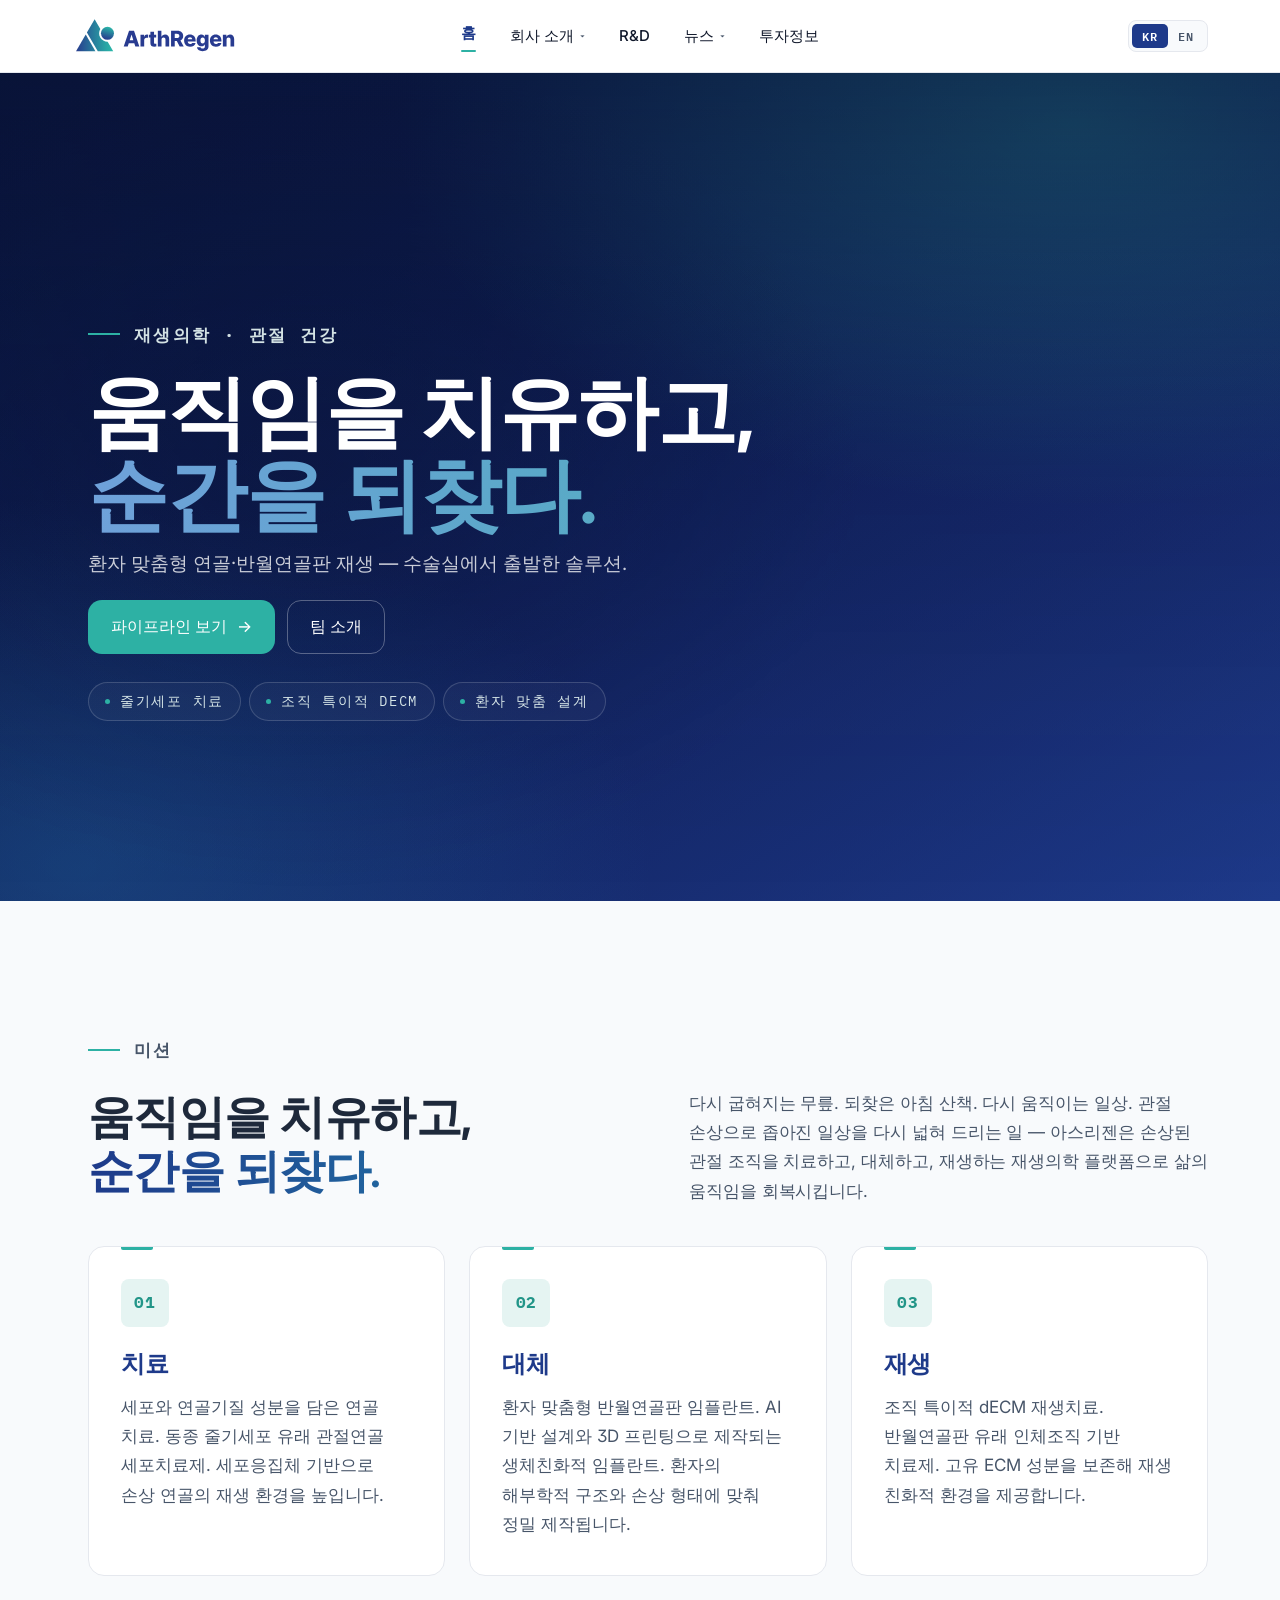
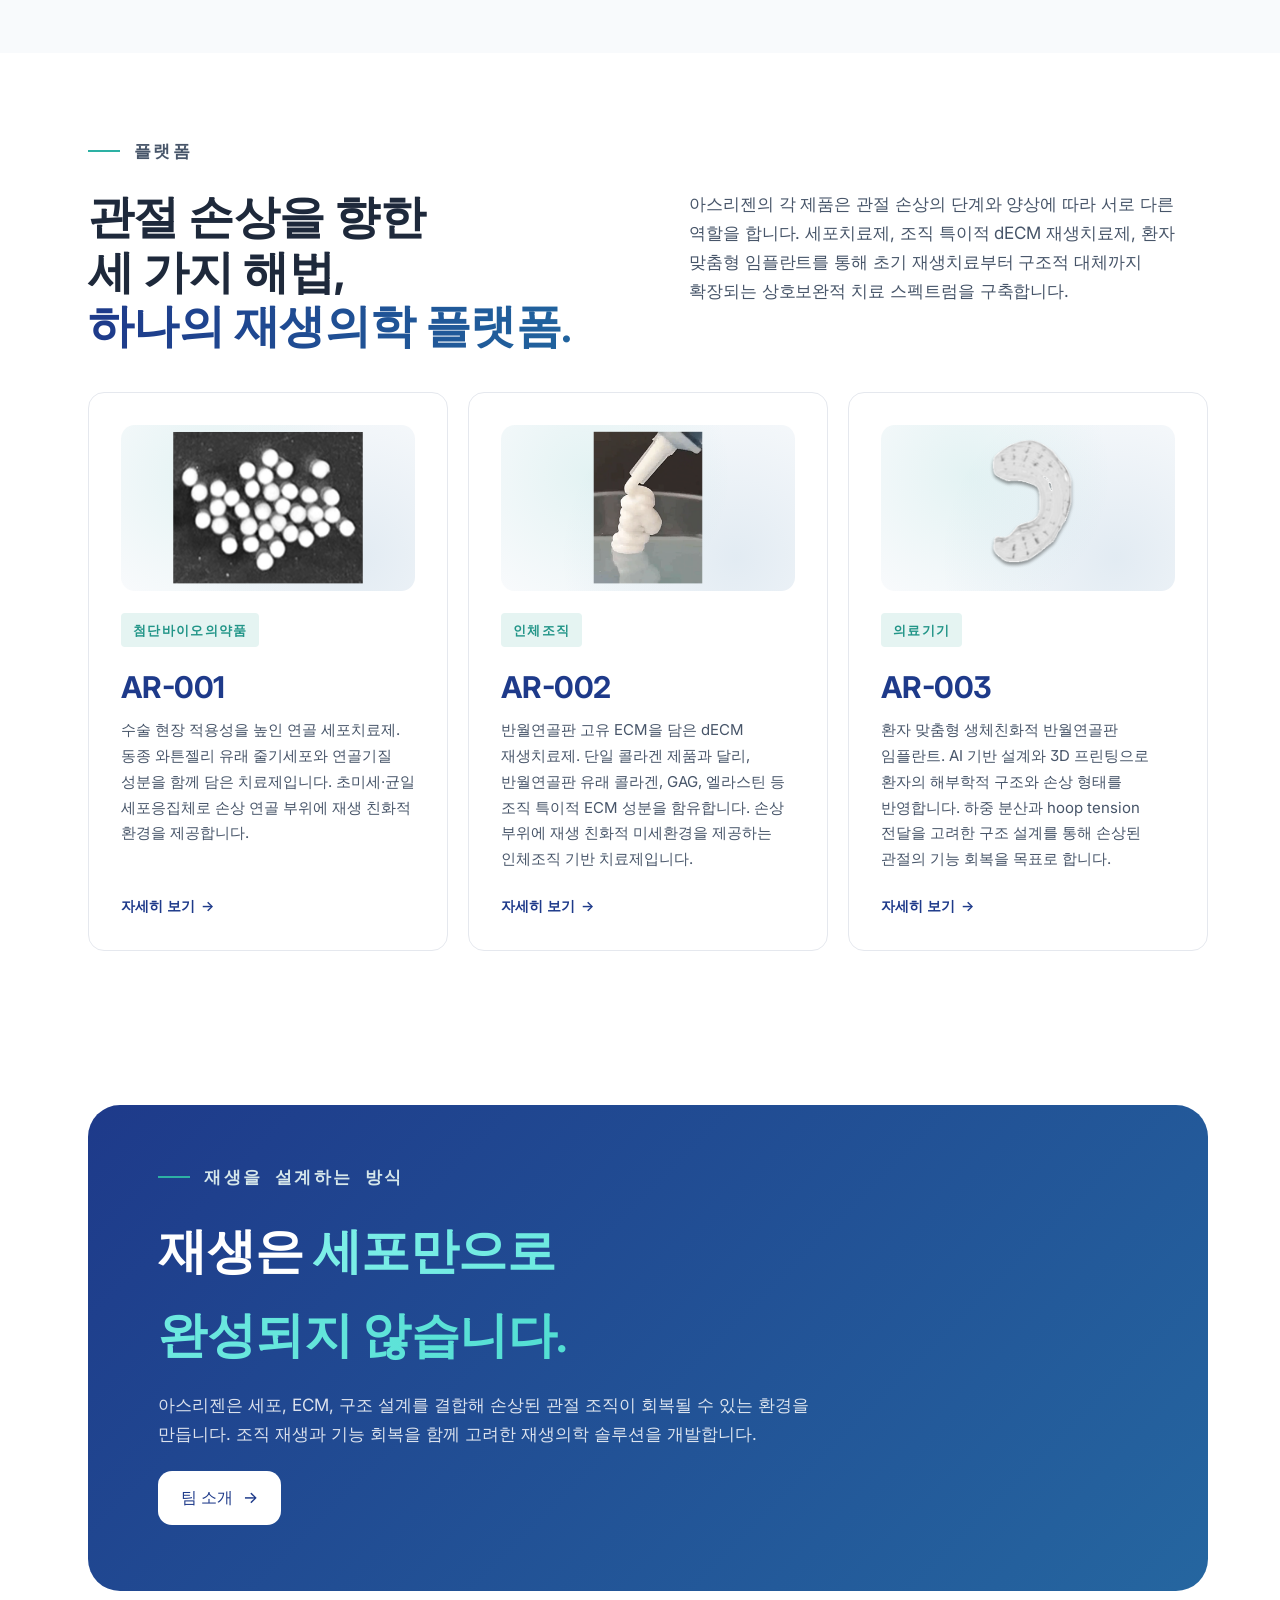
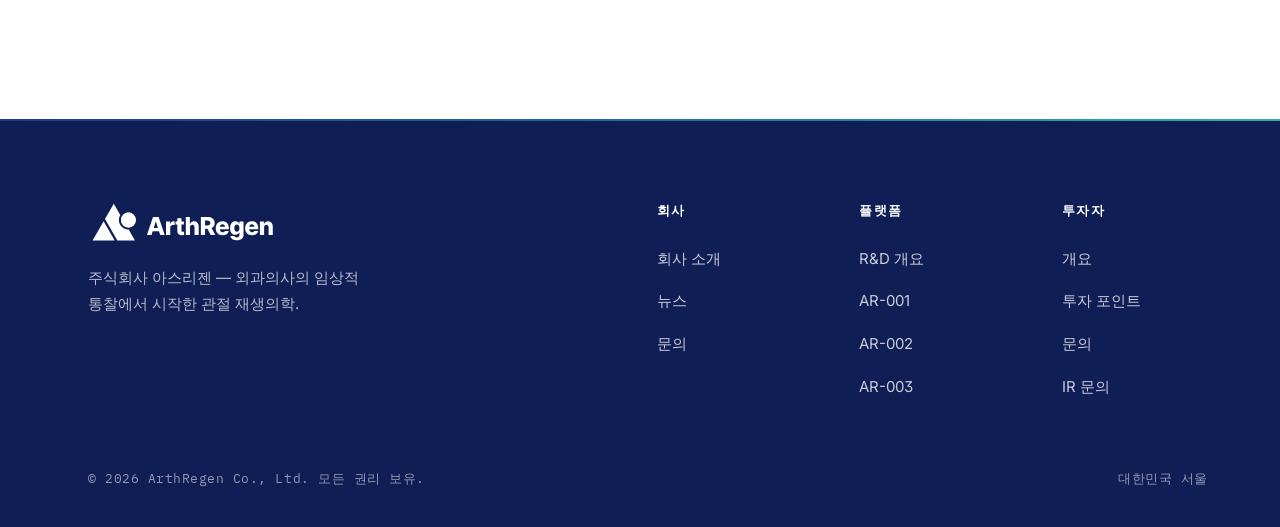
<file: index.html>
<!DOCTYPE html>
<html lang="ko" data-default-lang="ko">
<head>
  <meta charset="UTF-8" />
  <meta name="viewport" content="width=device-width, initial-scale=1" />
  <title>ArthRegen — Healing motion, Restoring moments</title>
  <meta name="description" content="ArthRegen is a regenerative medicine platform spun out of Samsung Medical Center, designing personalized cartilage and meniscus regeneration therapies — AR-001, AR-003, and AR-002." />
  <meta name="theme-color" content="#1E3A8A" />
  <link rel="icon" type="image/svg+xml" href="assets/img/logo.svg" />
  <link rel="preconnect" href="https://fonts.googleapis.com" />
  <link rel="preconnect" href="https://fonts.gstatic.com" crossorigin />
  <link href="https://fonts.googleapis.com/css2?family=Inter:wght@300;400;500;600;700&family=IBM+Plex+Mono:wght@400;500&family=Pretendard+Variable&display=swap" rel="stylesheet" />
  <link rel="stylesheet" href="assets/css/styles.css" />
</head>
<body data-lang="ko" class="home">

  <a href="#main" class="visually-hidden" style="position:absolute;left:-9999px;">Skip to content</a>

  <!-- ===== NAV ===== -->
  <header class="site-nav">
    <div class="container site-nav__inner">
      <a href="index.html" class="site-nav__logo" aria-label="ArthRegen home">
        <img src="assets/img/logo.svg" alt="ArthRegen" />
      </a>
            <nav aria-label="Primary">
        <ul class="site-nav__links">
          <li><a href="index.html" class="is-active"><span lang="en">Home</span><span lang="ko">홈</span></a></li>
          <li class="has-dropdown"><a href="about.html" aria-haspopup="true" aria-expanded="false"><span lang="en">About</span><span lang="ko">회사 소개</span><span class="dropdown-caret" aria-hidden="true">▾</span></a>
            <ul class="site-nav__dropdown" aria-label="About sections">
              <li><a href="about.html"><span lang="en">Company</span><span lang="ko">회사</span></a></li>
              <li><a href="founder.html"><span lang="en">Founder</span><span lang="ko">창립자</span></a></li>
            </ul>
          </li>
          <li><a href="rd.html"><span lang="en">R&D</span><span lang="ko">R&D</span></a></li>
          <li class="has-dropdown"><a href="news.html" aria-haspopup="true" aria-expanded="false"><span lang="en">News</span><span lang="ko">뉴스</span><span class="dropdown-caret" aria-hidden="true">▾</span></a>
            <ul class="site-nav__dropdown" aria-label="News sections">
              <li><a href="news.html#announcements"><span lang="en">Announcements</span><span lang="ko">공지사항</span></a></li>
              <li><a href="news.html#press"><span lang="en">Press coverage</span><span lang="ko">언론보도</span></a></li>
              <li><a href="news.html#media"><span lang="en">Media</span><span lang="ko">미디어</span></a></li>
            </ul>
          </li>
          <li><a href="investors.html"><span lang="en">Investors</span><span lang="ko">투자정보</span></a></li>
        </ul>
      </nav>
      <div class="site-nav__right">
        <div class="lang-toggle" role="tablist" aria-label="Language">
          <button data-lang-btn="ko" class="is-active" role="tab">KR</button>
          <button data-lang-btn="en" role="tab">EN</button>
        </div>
        <button class="nav-toggle" aria-label="Toggle menu" aria-expanded="false">
          <span></span><span></span><span></span>
        </button>
      </div>
    </div>
  </header>

  <main id="main">

  <!-- ===== HERO ===== -->
  <section class="hero">
    <video class="hero__video" autoplay muted loop playsinline preload="auto" aria-hidden="true">
      <source src="assets/video/hero.mp4" type="video/mp4" />
    </video>
    <div class="container hero__grid">
      <div data-reveal>
        <div class="eyebrow"><span lang="en">Regenerative Medicine<br class="eyebrow-break-mobile" /> · Joint Health</span><span lang="ko">재생의학 · 관절 건강</span></div>
        <h1>
          <span lang="en">Healing motion.<br/><span class="grad">Restoring moments.</span></span>
          <span lang="ko">움직임을 치유하고,<br/><span class="grad">순간을 되찾다.</span></span>
        </h1>
        <p>
          <span lang="en">Personalized cartilage and meniscus regeneration — engineered from the operating room.</span>
          <span lang="ko">환자 맞춤형 연골·반월연골판 재생 — 수술실에서 출발한 솔루션.</span>
        </p>
        <div class="hero__cta">
          <a href="rd.html" class="btn btn--accent">
            <span lang="en">Explore the platform</span><span lang="ko">파이프라인 보기</span>
            <span class="arrow">→</span>
          </a>
          <a href="about.html" class="btn btn--ghost" style="color:#fff; border-color: rgba(255,255,255,.3);">
            <span lang="en">Meet the team</span><span lang="ko">팀 소개</span>
          </a>
        </div>
        <ul class="hero__chips" aria-label="Platform highlights">
          <li><span lang="en">Stem-cell therapy</span><span lang="ko">줄기세포 치료</span></li>
          <li><span lang="en">Tissue-specific dECM</span><span lang="ko">조직 특이적 dECM</span></li>
          <li><span lang="en">Patient-specific design</span><span lang="ko">환자 맞춤 설계</span></li>
        </ul>
      </div>
    </div>
  </section>

  <!-- ===== MISSION STRIP ===== -->
  <section class="section section--alt" id="mission">
    <div class="container sec-head" data-reveal>
      <div>
        <div class="eyebrow"><span lang="en">Our Mission</span><span lang="ko">미션</span></div>
        <h2><span lang="en">Healing motion,<br/><span class="grad">Restoring moments.</span></span><span lang="ko">움직임을 치유하고,<br/><span class="grad">순간을 되찾다.</span></span></h2>
      </div>
      <p class="lead">
        <span lang="en">A knee that bends again. A morning walk regained. Daily life in motion. We help patients whose lives have been narrowed by joint damage reclaim those moments — ArthRegen is a regenerative medicine platform that treats, replaces, and regenerates damaged joint tissue to restore the movement of life.</span>
        <span lang="ko">다시 굽혀지는 무릎. 되찾은 아침 산책. 다시 움직이는 일상. 관절 손상으로 좁아진 일상을 다시 넓혀 드리는 일 — 아스리젠은 손상된 관절 조직을 치료하고, 대체하고, 재생하는 재생의학 플랫폼으로 삶의 움직임을 회복시킵니다.</span>
      </p>
    </div>

    <div class="container">
      <div class="pillars" data-reveal>
        <div class="pillar">
          <div class="pillar__icon">01</div>
          <h3><span lang="en">Treat</span><span lang="ko">치료</span></h3>
          <p>
            <span lang="en">Cartilage therapy combining cells with cartilage matrix components. An allogeneic stem-cell-derived articular cartilage cell therapy. Cell aggregates enhance the regenerative environment of damaged cartilage.</span>
            <span lang="ko">세포와 연골기질 성분을 담은 연골 치료. 동종 줄기세포 유래 관절연골 세포치료제. 세포응집체 기반으로 손상 연골의 재생 환경을 높입니다.</span>
          </p>
        </div>
        <div class="pillar">
          <div class="pillar__icon">02</div>
          <h3><span lang="en">Replace</span><span lang="ko">대체</span></h3>
          <p>
            <span lang="en">Patient-specific meniscus implant. A bio-compatible implant produced through AI-driven design and 3D printing — precisely manufactured to each patient's anatomy and damage pattern.</span>
            <span lang="ko">환자 맞춤형 반월연골판 임플란트. AI 기반 설계와 3D 프린팅으로 제작되는 생체친화적 임플란트. 환자의 해부학적 구조와 손상 형태에 맞춰 정밀 제작됩니다.</span>
          </p>
        </div>
        <div class="pillar">
          <div class="pillar__icon">03</div>
          <h3><span lang="en">Regenerate</span><span lang="ko">재생</span></h3>
          <p>
            <span lang="en">Tissue-specific dECM regenerative therapy. A meniscus-derived human-tissue-based therapy that preserves its native ECM components to provide a regeneration-friendly environment.</span>
            <span lang="ko">조직 특이적 dECM 재생치료. 반월연골판 유래 인체조직 기반 치료제. 고유 ECM 성분을 보존해 재생 친화적 환경을 제공합니다.</span>
          </p>
        </div>
      </div>
    </div>
  </section>

  <!-- ===== PRODUCTS ===== -->
  <section class="section" id="platform">
    <div class="container sec-head" data-reveal>
      <div>
        <div class="eyebrow"><span lang="en">Platform</span><span lang="ko">플랫폼</span></div>
        <h2><span lang="en">Three solutions for joint damage,<br/><span class="grad">one regenerative medicine platform.</span></span><span lang="ko">관절 손상을 향한 세 가지 해법,<br/><span class="grad">하나의 재생의학 플랫폼.</span></span></h2>
      </div>
      <p class="lead">
        <span lang="en">Each ArthRegen product plays a distinct role according to the stage and pattern of joint damage. Through a cell therapy, a tissue-specific dECM regenerative therapy, and a patient-specific implant, we build a complementary treatment spectrum that extends from early regeneration to structural replacement.</span>
        <span lang="ko">아스리젠의 각 제품은 관절 손상의 단계와 양상에 따라 서로 다른 역할을 합니다. 세포치료제, 조직 특이적 dECM 재생치료제, 환자 맞춤형 임플란트를 통해 초기 재생치료부터 구조적 대체까지 확장되는 상호보완적 치료 스펙트럼을 구축합니다.</span>
      </p>
    </div>

    <div class="container">
      <div class="cards cards--3" data-reveal>
        <a class="card card--link" href="rd.html#ar-001" aria-label="AR-001 — open product detail">
          <div class="product-visual product-visual--photo">
            <img src="assets/img/products/carti-index.png" alt="AR-001 세포응집체 스페로이드" loading="lazy" />
          </div>
          <span class="card__tag"><span lang="en">Advanced Biologic</span><span lang="ko">첨단바이오의약품</span></span>
          <h3 class="card__name">AR-001</h3>
          <p class="card__desc">
            <span lang="en">Cartilage cell therapy designed for surgical applicability. An allogeneic Wharton's-jelly-derived stem-cell therapy combined with cartilage matrix components. Ultra-fine, uniform cell aggregates provide a regeneration-friendly environment at the cartilage damage site.</span>
            <span lang="ko">수술 현장 적용성을 높인 연골 세포치료제. 동종 와튼젤리 유래 줄기세포와 연골기질 성분을 함께 담은 치료제입니다. 초미세·균일 세포응집체로 손상 연골 부위에 재생 친화적 환경을 제공합니다.</span>
          </p>
          <span class="card__link" aria-hidden="true">
            <span lang="en">Learn more</span><span lang="ko">자세히 보기</span> <span class="arrow">→</span>
          </span>
        </a>

        <a class="card card--link" href="rd.html#ar-002" aria-label="AR-002 — open product detail">
          <div class="product-visual product-visual--photo">
            <img src="assets/img/products/meniful-index.png" alt="AR-002 반월연골판 유래 재생치료제" loading="lazy" />
          </div>
          <span class="card__tag"><span lang="en">Human Tissue</span><span lang="ko">인체조직</span></span>
          <h3 class="card__name">AR-002</h3>
          <p class="card__desc">
            <span lang="en">A dECM regenerative therapy that retains the native ECM of the meniscus. Unlike single-collagen products, it contains tissue-specific ECM components including meniscus-derived collagen, GAG, and elastin. A human-tissue-based therapy that provides a regeneration-friendly microenvironment at the damage site.</span>
            <span lang="ko">반월연골판 고유 ECM을 담은 dECM 재생치료제. 단일 콜라겐 제품과 달리, 반월연골판 유래 콜라겐, GAG, 엘라스틴 등 조직 특이적 ECM 성분을 함유합니다. 손상 부위에 재생 친화적 미세환경을 제공하는 인체조직 기반 치료제입니다.</span>
          </p>
          <span class="card__link" aria-hidden="true">
            <span lang="en">Learn more</span><span lang="ko">자세히 보기</span> <span class="arrow">→</span>
          </span>
        </a>

        <a class="card card--link" href="rd.html#ar-003" aria-label="AR-003 — open product detail">
          <div class="product-visual product-visual--photo">
            <img src="assets/img/products/menisave-index.png" alt="AR-003 환자 맞춤형 반월연골판 임플란트" loading="lazy" />
          </div>
          <span class="card__tag"><span lang="en">Medical Device</span><span lang="ko">의료기기</span></span>
          <h3 class="card__name">AR-003</h3>
          <p class="card__desc">
            <span lang="en">Patient-specific, bio-compatible meniscus implant. AI-driven design and 3D printing reflect each patient's anatomy and damage pattern. A custom structural-replacement solution engineered for load distribution and hoop-tension reproduction.</span>
            <span lang="ko">환자 맞춤형 생체친화적 반월연골판 임플란트. AI 기반 설계와 3D 프린팅으로 환자의 해부학적 구조와 손상 형태를 반영합니다. 하중 분산과 hoop tension 전달을 고려한 구조 설계를 통해 손상된 관절의 기능 회복을 목표로 합니다.</span>
          </p>
          <span class="card__link" aria-hidden="true">
            <span lang="en">Learn more</span><span lang="ko">자세히 보기</span> <span class="arrow">→</span>
          </span>
        </a>
      </div>
    </div>
  </section>

  <!-- ===== CALLOUT ===== -->
  <section class="section">
    <div class="container" data-reveal>
      <div class="callout">
        <div class="eyebrow callout__eyebrow"><span lang="en">How we design regeneration</span><span lang="ko">재생을 설계하는 방식</span></div>
        <h2>
          <span lang="en">Regeneration is <span class="grad">never completed by cells alone.</span></span>
          <span lang="ko">재생은 <span class="grad">세포만으로 완성되지 않습니다.</span></span>
        </h2>
        <p class="mt-s">
          <span lang="en">ArthRegen combines cells, ECM, and structural design to create the environment in which damaged joint tissue can recover. We develop regenerative medicine solutions that consider tissue regeneration and functional recovery together.</span>
          <span lang="ko">아스리젠은 세포, ECM, 구조 설계를 결합해 손상된 관절 조직이 회복될 수 있는 환경을 만듭니다. 조직 재생과 기능 회복을 함께 고려한 재생의학 솔루션을 개발합니다.</span>
        </p>
        <div class="hero__cta mt-m">
          <a href="about.html" class="btn btn--on-dark">
            <span lang="en">Meet the team</span><span lang="ko">팀 소개</span> <span class="arrow">→</span>
          </a>
        </div>
      </div>
    </div>
  </section>

  </main>

  <!-- ===== FOOTER ===== -->
  <footer class="site-footer">
    <div class="container">
      <div class="site-footer__grid">
        <div class="site-footer__brand">
          <img src="assets/img/logo-white.svg" alt="ArthRegen" class="site-footer__brand-img" />
          <p>
            <span lang="en">ArthRegen Co., Ltd. — regenerative joint medicine born from a surgeon's clinical insight.</span>
            <span lang="ko">주식회사 아스리젠 — 외과의사의 임상적 통찰에서 시작한 관절 재생의학.</span>
          </p>
        </div>
        <div>
          <h4><span lang="en">Company</span><span lang="ko">회사</span></h4>
          <ul>
            <li class="has-dropdown"><a href="about.html" aria-haspopup="true" aria-expanded="false"><span lang="en">About</span><span lang="ko">회사 소개</span><span class="dropdown-caret" aria-hidden="true">▾</span></a>
            <ul class="site-nav__dropdown" aria-label="About sections">
              <li><a href="about.html"><span lang="en">Company</span><span lang="ko">회사</span></a></li>
              <li><a href="founder.html"><span lang="en">Founder</span><span lang="ko">창립자</span></a></li>
            </ul>
          </li>
            <li class="has-dropdown"><a href="news.html" aria-haspopup="true" aria-expanded="false"><span lang="en">News</span><span lang="ko">뉴스</span><span class="dropdown-caret" aria-hidden="true">▾</span></a><ul class="site-nav__dropdown" aria-label="News sections"><li><a href="news.html#announcements"><span lang="en">Announcements</span><span lang="ko">공지사항</span></a></li><li><a href="news.html#press"><span lang="en">Press coverage</span><span lang="ko">언론보도</span></a></li><li><a href="news.html#media"><span lang="en">Media</span><span lang="ko">미디어</span></a></li></ul></li>
            <li><a href="investors.html#contact"><span lang="en">Contact</span><span lang="ko">문의</span></a></li>
          </ul>
        </div>
        <div>
          <h4><span lang="en">Platform</span><span lang="ko">플랫폼</span></h4>
          <ul>
            <li><a href="rd.html"><span lang="en">R&amp;D overview</span><span lang="ko">R&amp;D 개요</span></a></li>
            <li><a href="rd.html#ar-001">AR-001</a></li>
            <li><a href="rd.html#ar-002">AR-002</a></li>
            <li><a href="rd.html#ar-003">AR-003</a></li>
          </ul>
        </div>
        <div>
          <h4><span lang="en">Investors</span><span lang="ko">투자자</span></h4>
          <ul>
            <li><a href="investors.html"><span lang="en">Overview</span><span lang="ko">개요</span></a></li>
            <li><a href="investors.html#why"><span lang="en">Why ArthRegen</span><span lang="ko">투자 포인트</span></a></li>
            <li><a href="investors.html#contact"><span lang="en">Contact</span><span lang="ko">문의</span></a></li>
            <li><a href="investors.html#contact"><span lang="en">IR contact</span><span lang="ko">IR 문의</span></a></li>
          </ul>
        </div>
      </div>
      <nav class="site-footer__mobile-nav" aria-label="Footer navigation">
        <ul>
          <li><a href="index.html"><span lang="en">Home</span><span lang="ko">홈</span></a></li>
          <li class="has-dropdown"><a href="about.html" aria-haspopup="true" aria-expanded="false"><span lang="en">About</span><span lang="ko">회사 소개</span><span class="dropdown-caret" aria-hidden="true">▾</span></a>
            <ul class="site-nav__dropdown" aria-label="About sections">
              <li><a href="about.html"><span lang="en">Company</span><span lang="ko">회사</span></a></li>
              <li><a href="founder.html"><span lang="en">Founder</span><span lang="ko">창립자</span></a></li>
            </ul>
          </li>
          <li><a href="rd.html"><span lang="en">R&amp;D</span><span lang="ko">R&amp;D</span></a></li>
          <li><a href="news.html"><span lang="en">News</span><span lang="ko">뉴스</span><span class="dropdown-caret" aria-hidden="true">▾</span></a></li>
          <li><a href="investors.html"><span lang="en">Investors</span><span lang="ko">투자정보</span></a></li>
        </ul>
      </nav>
      <div class="site-footer__bottom">
        <div>&copy; <span data-year>2026</span> ArthRegen Co., Ltd. <span class="site-footer__rights"><span lang="en">All rights reserved.</span><span lang="ko">모든 권리 보유.</span></span></div>
        <div><span lang="en">Seoul, Republic of Korea</span><span lang="ko">대한민국 서울</span></div>
      </div>
    </div>
  </footer>

  <script src="assets/js/main.js"></script>
</body>
</html>
</file>
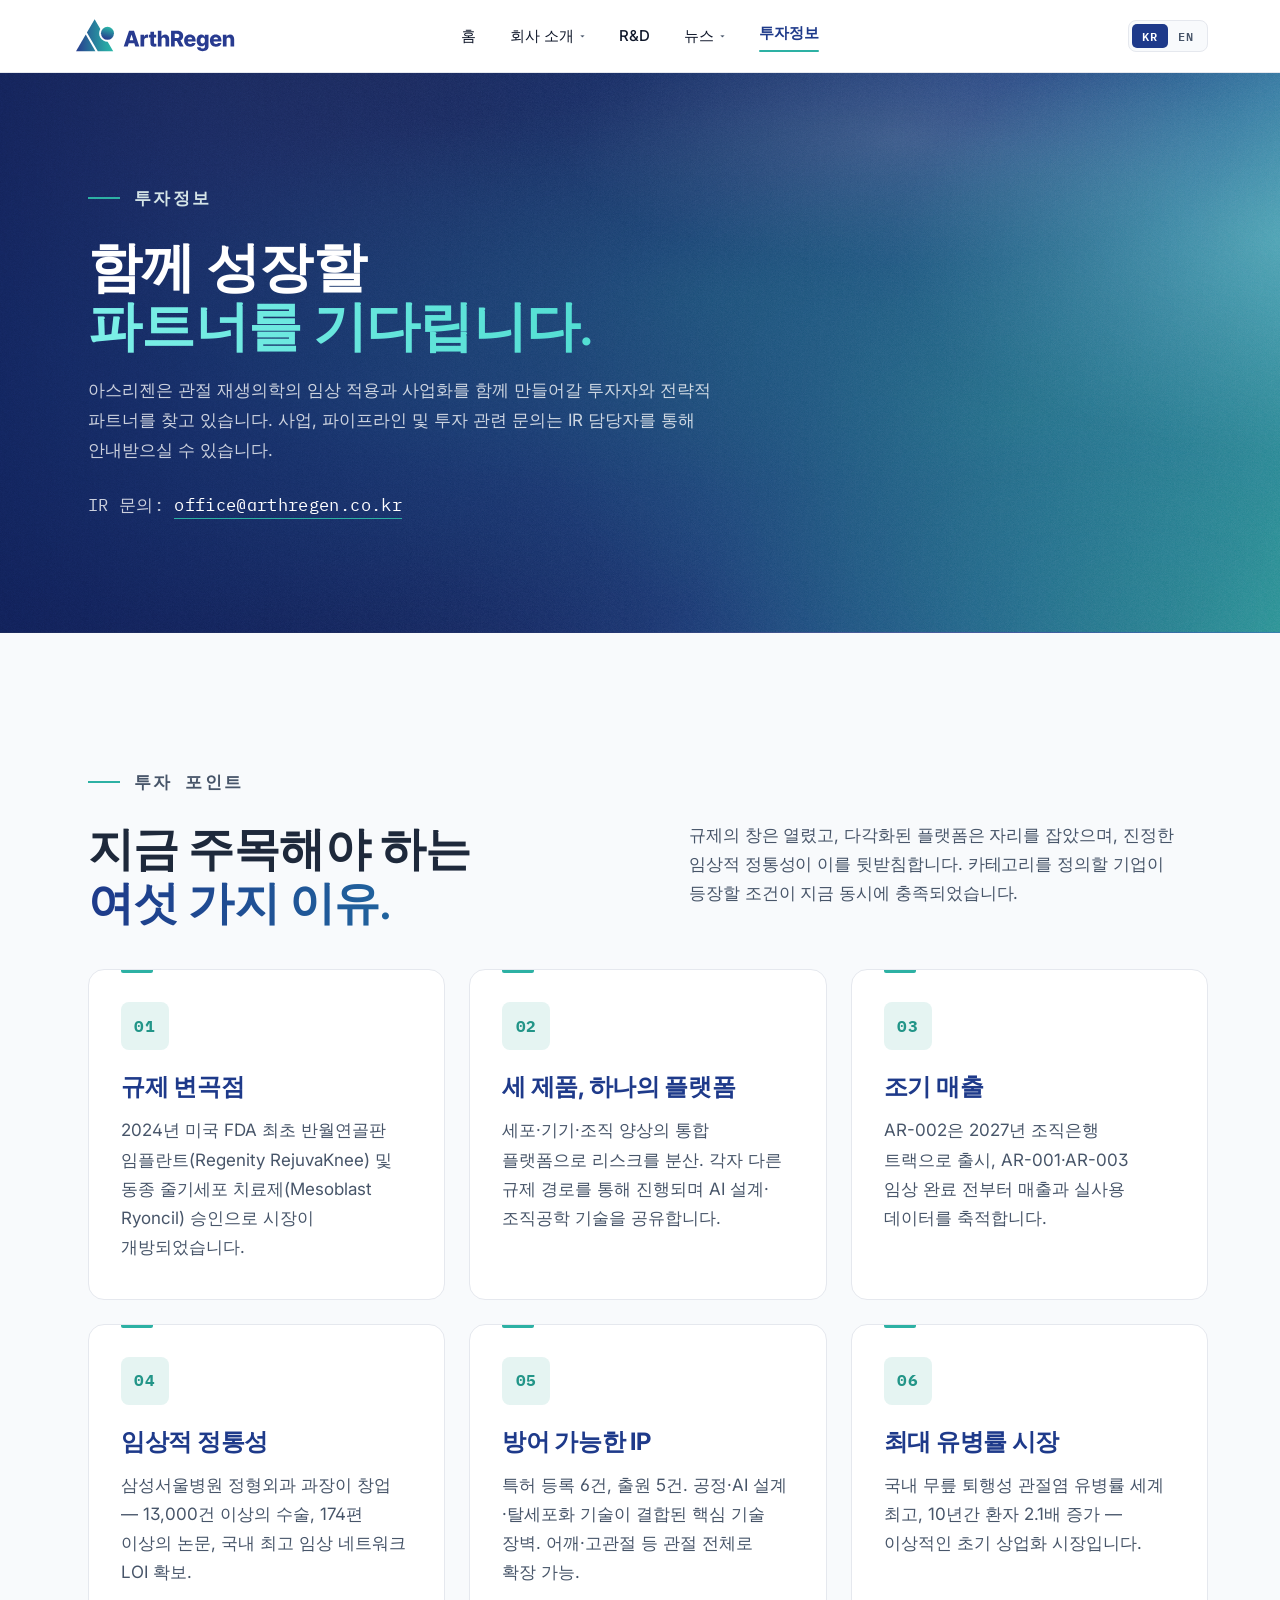
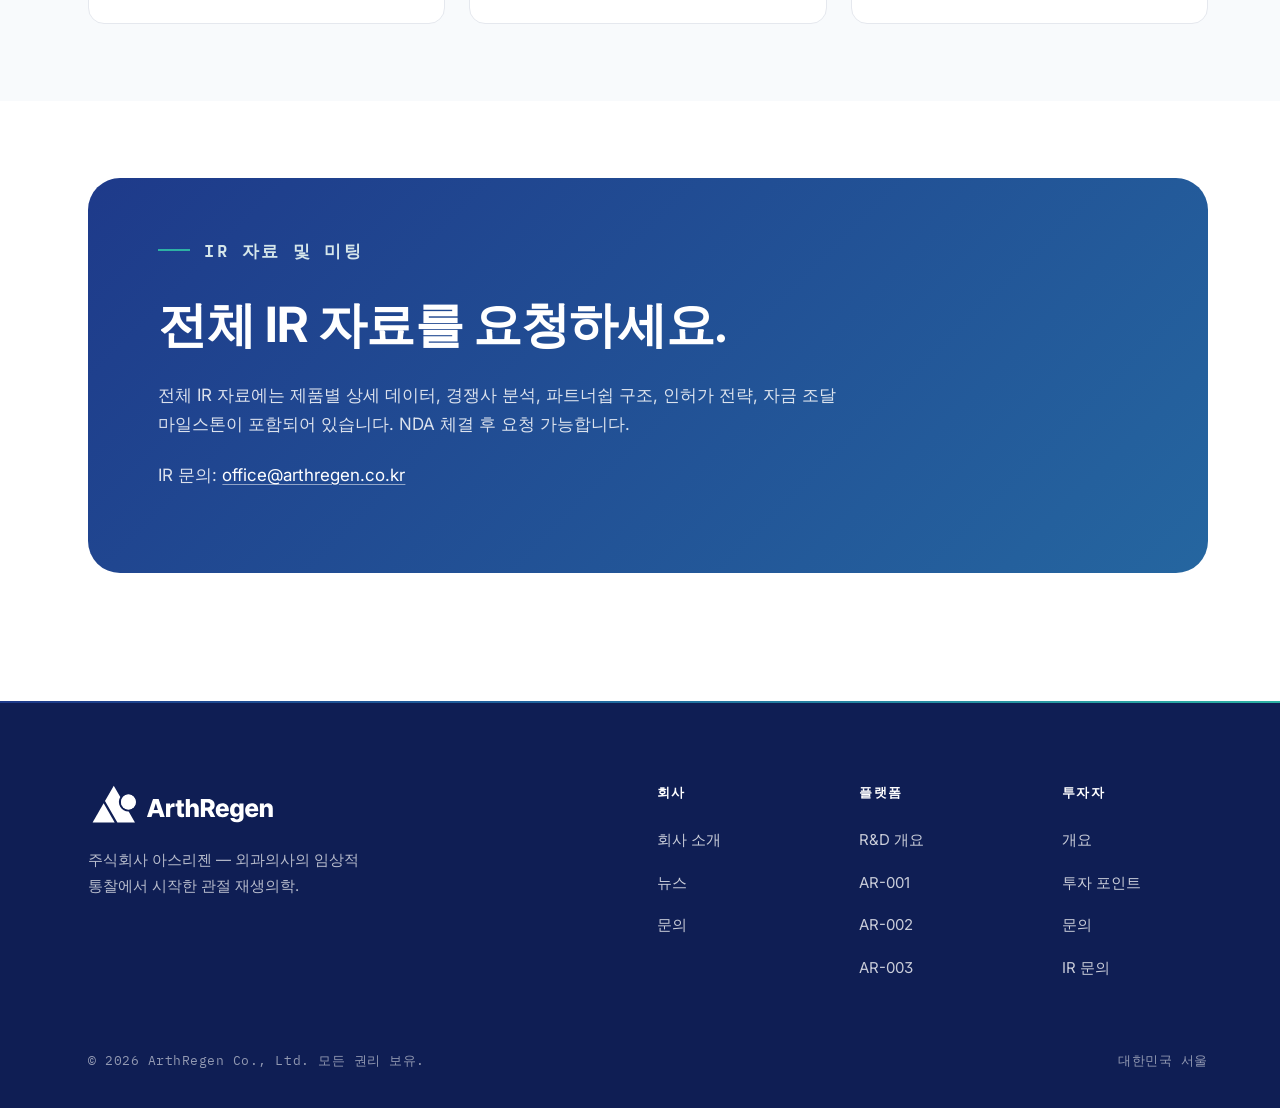
<file: investors.html>
<!DOCTYPE html>
<html lang="ko" data-default-lang="ko">
<head>
  <meta charset="UTF-8" />
  <meta name="viewport" content="width=device-width, initial-scale=1" />
  <title>Investors · ArthRegen</title>
  <meta name="description" content="The market opportunity, regulatory inflection, and strategic moat behind ArthRegen's integrated joint-regeneration platform." />
  <meta name="theme-color" content="#1E3A8A" />
  <link rel="icon" type="image/svg+xml" href="assets/img/logo.svg" />
  <link rel="preconnect" href="https://fonts.googleapis.com" />
  <link rel="preconnect" href="https://fonts.gstatic.com" crossorigin />
  <link href="https://fonts.googleapis.com/css2?family=Inter:wght@300;400;500;600;700&family=IBM+Plex+Mono:wght@400;500&family=Pretendard+Variable&display=swap" rel="stylesheet" />
  <link rel="stylesheet" href="assets/css/styles.css" />
</head>
<body data-lang="ko">

  <header class="site-nav">
    <div class="container site-nav__inner">
      <a href="index.html" class="site-nav__logo" aria-label="ArthRegen home">
        <img src="assets/img/logo.svg" alt="ArthRegen" />
      </a>
            <nav aria-label="Primary">
        <ul class="site-nav__links">
          <li><a href="index.html"><span lang="en">Home</span><span lang="ko">홈</span></a></li>
          <li class="has-dropdown"><a href="about.html" aria-haspopup="true" aria-expanded="false"><span lang="en">About</span><span lang="ko">회사 소개</span><span class="dropdown-caret" aria-hidden="true">▾</span></a>
            <ul class="site-nav__dropdown" aria-label="About sections">
              <li><a href="about.html"><span lang="en">Company</span><span lang="ko">회사</span></a></li>
              <li><a href="founder.html"><span lang="en">Founder</span><span lang="ko">창립자</span></a></li>
            </ul>
          </li>
          <li><a href="rd.html"><span lang="en">R&D</span><span lang="ko">R&D</span></a></li>
          <li class="has-dropdown"><a href="news.html" aria-haspopup="true" aria-expanded="false"><span lang="en">News</span><span lang="ko">뉴스</span><span class="dropdown-caret" aria-hidden="true">▾</span></a>
            <ul class="site-nav__dropdown" aria-label="News sections">
              <li><a href="news.html#announcements"><span lang="en">Announcements</span><span lang="ko">공지사항</span></a></li>
              <li><a href="news.html#press"><span lang="en">Press coverage</span><span lang="ko">언론보도</span></a></li>
              <li><a href="news.html#media"><span lang="en">Media</span><span lang="ko">미디어</span></a></li>
            </ul>
          </li>
          <li><a href="investors.html" class="is-active"><span lang="en">Investors</span><span lang="ko">투자정보</span></a></li>
        </ul>
      </nav>
      <div class="site-nav__right">
        <div class="lang-toggle" role="tablist" aria-label="Language">
          <button data-lang-btn="ko" class="is-active" role="tab">KR</button>
          <button data-lang-btn="en" role="tab">EN</button>
        </div>
        <button class="nav-toggle" aria-label="Toggle menu"><span></span><span></span><span></span></button>
      </div>
    </div>
  </header>

  <main>

  <section class="page-hero" id="contact">
    <div class="container" data-reveal>
      <div class="eyebrow"><span lang="en">Investors</span><span lang="ko">투자정보</span></div>
      <h1><span lang="en">We're looking for partners <span class="grad">to grow with us.</span></span><span lang="ko">함께 성장할 <span class="grad">파트너를 기다립니다.</span></span></h1>
      <p><span lang="en">ArthRegen is seeking investors and strategic partners to help advance the clinical application and commercialization of joint regenerative medicine. For inquiries about our business, pipeline, and investments, please contact our IR team.</span><span lang="ko">아스리젠은 관절 재생의학의 임상 적용과 사업화를 함께 만들어갈 투자자와 전략적 파트너를 찾고 있습니다. 사업, 파이프라인 및 투자 관련 문의는 IR 담당자를 통해 안내받으실 수 있습니다.</span></p>
      <p class="ir-email">
        <span lang="en">IR inquiries: </span><span lang="ko">IR 문의: </span>
        <a href="mailto:office@arthregen.co.kr">office@arthregen.co.kr</a>
      </p>
    </div>
  </section>

  <!-- INVESTMENT HIGHLIGHTS -->
  <section class="section section--alt" id="why">
    <div class="container sec-head" data-reveal>
      <div>
        <div class="eyebrow"><span lang="en">Why ArthRegen</span><span lang="ko">투자 포인트</span></div>
        <h2><span lang="en">Six reasons <span class="grad">this moment matters.</span></span><span lang="ko">지금 주목해야 하는 <span class="grad">여섯 가지 이유.</span></span></h2>
      </div>
      <p class="lead"><span lang="en">A regulatory window is open. A diversified platform is in place. A real clinical pedigree backs it. The conditions for a category-defining company exist now — and rarely all at once.</span><span lang="ko">규제의 창은 열렸고, 다각화된 플랫폼은 자리를 잡았으며, 진정한 임상적 정통성이 이를 뒷받침합니다. 카테고리를 정의할 기업이 등장할 조건이 지금 동시에 충족되었습니다.</span></p>
    </div>

    <div class="container">
      <div class="pillars" data-reveal>
        <div class="pillar">
          <div class="pillar__icon">01</div>
          <h3><span lang="en">Regulatory window</span><span lang="ko">규제 변곡점</span></h3>
          <p><span lang="en">First-ever FDA approvals in 2024 for a meniscus implant (Regenity RejuvaKnee) and an allogeneic stem-cell therapy (Mesoblast Ryoncil) unlock the category.</span><span lang="ko">2024년 미국 FDA 최초 반월연골판 임플란트(Regenity RejuvaKnee) 및 동종 줄기세포 치료제(Mesoblast Ryoncil) 승인으로 시장이 개방되었습니다.</span></p>
        </div>
        <div class="pillar">
          <div class="pillar__icon">02</div>
          <h3><span lang="en">Three products, one platform</span><span lang="ko">세 제품, 하나의 플랫폼</span></h3>
          <p><span lang="en">Diversified risk across cell, device, and tissue modalities — each on its own regulatory path, sharing an AI-design and tissue-engineering core.</span><span lang="ko">세포·기기·조직 양상의 통합 플랫폼으로 리스크를 분산. 각자 다른 규제 경로를 통해 진행되며 AI 설계·조직공학 기술을 공유합니다.</span></p>
        </div>
        <div class="pillar">
          <div class="pillar__icon">03</div>
          <h3><span lang="en">Early revenue</span><span lang="ko">조기 매출</span></h3>
          <p><span lang="en">AR-002 launches in 2027 via tissue-bank pathway — generating revenue and real-world data before AR-001 and AR-003 finish clinical trials.</span><span lang="ko">AR-002은 2027년 조직은행 트랙으로 출시, AR-001·AR-003 임상 완료 전부터 매출과 실사용 데이터를 축적합니다.</span></p>
        </div>
        <div class="pillar">
          <div class="pillar__icon">04</div>
          <h3><span lang="en">Clinical pedigree</span><span lang="ko">임상적 정통성</span></h3>
          <p><span lang="en">Founded by the Chair of Orthopedic Surgery at Samsung Medical Center — 13,000+ surgeries, 174+ papers, with Korea's top clinical network engaged via LOI.</span><span lang="ko">삼성서울병원 정형외과 과장이 창업 — 13,000건 이상의 수술, 174편 이상의 논문, 국내 최고 임상 네트워크 LOI 확보.</span></p>
        </div>
        <div class="pillar">
          <div class="pillar__icon">05</div>
          <h3><span lang="en">Defensible IP</span><span lang="ko">방어 가능한 IP</span></h3>
          <p><span lang="en">6 patents registered, 5 in application. Core moat combines process, AI design, and decellularization tech — extensible to shoulder, hip, and other joints.</span><span lang="ko">특허 등록 6건, 출원 5건. 공정·AI 설계·탈세포화 기술이 결합된 핵심 기술 장벽. 어깨·고관절 등 관절 전체로 확장 가능.</span></p>
        </div>
        <div class="pillar">
          <div class="pillar__icon">06</div>
          <h3><span lang="en">Highest prevalence market</span><span lang="ko">최대 유병률 시장</span></h3>
          <p><span lang="en">Korea has the world's highest knee osteoarthritis prevalence, and a 2.1× increase in patients over the last decade — the ideal initial commercial territory.</span><span lang="ko">국내 무릎 퇴행성 관절염 유병률 세계 최고, 10년간 환자 2.1배 증가 — 이상적인 초기 상업화 시장입니다.</span></p>
        </div>
      </div>
    </div>
  </section>

  <!-- IR CALLOUT -->
  <section class="section">
    <div class="container" data-reveal>
      <div class="callout">
        <div class="eyebrow callout__eyebrow"><span lang="en">IR materials &amp; meetings</span><span lang="ko">IR 자료 및 미팅</span></div>
        <h2><span lang="en">Request the full IR deck.</span><span lang="ko">전체 IR 자료를 요청하세요.</span></h2>
        <p class="mt-s"><span lang="en">The full Investor Relations deck includes detailed product data, competitive analysis, partnership structure, regulatory strategy, and funding milestones. Available on request under NDA.</span><span lang="ko">전체 IR 자료에는 제품별 상세 데이터, 경쟁사 분석, 파트너쉽 구조, 인허가 전략, 자금 조달 마일스톤이 포함되어 있습니다. NDA 체결 후 요청 가능합니다.</span></p>
        <p class="mt-m"><span lang="en">IR inquiries: <a href="mailto:office@arthregen.co.kr">office@arthregen.co.kr</a></span><span lang="ko">IR 문의: <a href="mailto:office@arthregen.co.kr">office@arthregen.co.kr</a></span></p>
      </div>
    </div>
  </section>

  </main>

  <footer class="site-footer">
    <div class="container">
      <div class="site-footer__grid">
        <div class="site-footer__brand">
          <img src="assets/img/logo-white.svg" alt="ArthRegen" class="site-footer__brand-img" />
          <p><span lang="en">ArthRegen Co., Ltd. — regenerative joint medicine born from a surgeon's clinical insight.</span><span lang="ko">주식회사 아스리젠 — 외과의사의 임상적 통찰에서 시작한 관절 재생의학.</span></p>
        </div>
        <div><h4><span lang="en">Company</span><span lang="ko">회사</span></h4>
          <ul>
            <li class="has-dropdown"><a href="about.html" aria-haspopup="true" aria-expanded="false"><span lang="en">About</span><span lang="ko">회사 소개</span><span class="dropdown-caret" aria-hidden="true">▾</span></a>
            <ul class="site-nav__dropdown" aria-label="About sections">
              <li><a href="about.html"><span lang="en">Company</span><span lang="ko">회사</span></a></li>
              <li><a href="founder.html"><span lang="en">Founder</span><span lang="ko">창립자</span></a></li>
            </ul>
          </li>
            <li class="has-dropdown"><a href="news.html" aria-haspopup="true" aria-expanded="false"><span lang="en">News</span><span lang="ko">뉴스</span><span class="dropdown-caret" aria-hidden="true">▾</span></a><ul class="site-nav__dropdown" aria-label="News sections"><li><a href="news.html#announcements"><span lang="en">Announcements</span><span lang="ko">공지사항</span></a></li><li><a href="news.html#press"><span lang="en">Press coverage</span><span lang="ko">언론보도</span></a></li><li><a href="news.html#media"><span lang="en">Media</span><span lang="ko">미디어</span></a></li></ul></li>
            <li><a href="investors.html#contact"><span lang="en">Contact</span><span lang="ko">문의</span></a></li>
          </ul>
        </div>

        <div><h4><span lang="en">Platform</span><span lang="ko">플랫폼</span></h4>
          <ul>
            <li><a href="rd.html"><span lang="en">R&amp;D overview</span><span lang="ko">R&amp;D 개요</span></a></li>
            <li><a href="rd.html#ar-001">AR-001</a></li>
            <li><a href="rd.html#ar-002">AR-002</a></li>
            <li><a href="rd.html#ar-003">AR-003</a></li>
          </ul>
        </div>
        <div><h4><span lang="en">Investors</span><span lang="ko">투자자</span></h4>
          <ul>
            <li><a href="investors.html"><span lang="en">Overview</span><span lang="ko">개요</span></a></li>
            <li><a href="investors.html#why"><span lang="en">Why ArthRegen</span><span lang="ko">투자 포인트</span></a></li>
            <li><a href="investors.html#contact"><span lang="en">Contact</span><span lang="ko">문의</span></a></li>
            <li><a href="investors.html#contact"><span lang="en">IR contact</span><span lang="ko">IR 문의</span></a></li>
          </ul>
        </div>
      </div>
      <nav class="site-footer__mobile-nav" aria-label="Footer navigation">
        <ul>
          <li><a href="index.html"><span lang="en">Home</span><span lang="ko">홈</span></a></li>
          <li class="has-dropdown"><a href="about.html" aria-haspopup="true" aria-expanded="false"><span lang="en">About</span><span lang="ko">회사 소개</span><span class="dropdown-caret" aria-hidden="true">▾</span></a>
            <ul class="site-nav__dropdown" aria-label="About sections">
              <li><a href="about.html"><span lang="en">Company</span><span lang="ko">회사</span></a></li>
              <li><a href="founder.html"><span lang="en">Founder</span><span lang="ko">창립자</span></a></li>
            </ul>
          </li>
          <li><a href="rd.html"><span lang="en">R&amp;D</span><span lang="ko">R&amp;D</span></a></li>
          <li><a href="news.html"><span lang="en">News</span><span lang="ko">뉴스</span><span class="dropdown-caret" aria-hidden="true">▾</span></a></li>
          <li><a href="investors.html"><span lang="en">Investors</span><span lang="ko">투자정보</span></a></li>
        </ul>
      </nav>
      <div class="site-footer__bottom">
        <div>&copy; <span data-year>2026</span> ArthRegen Co., Ltd. <span class="site-footer__rights"><span lang="en">All rights reserved.</span><span lang="ko">모든 권리 보유.</span></span></div>
        <div><span lang="en">Seoul, Republic of Korea</span><span lang="ko">대한민국 서울</span></div>
      </div>
    </div>
  </footer>

  <script src="assets/js/main.js"></script>
</body>
</html>
</file>
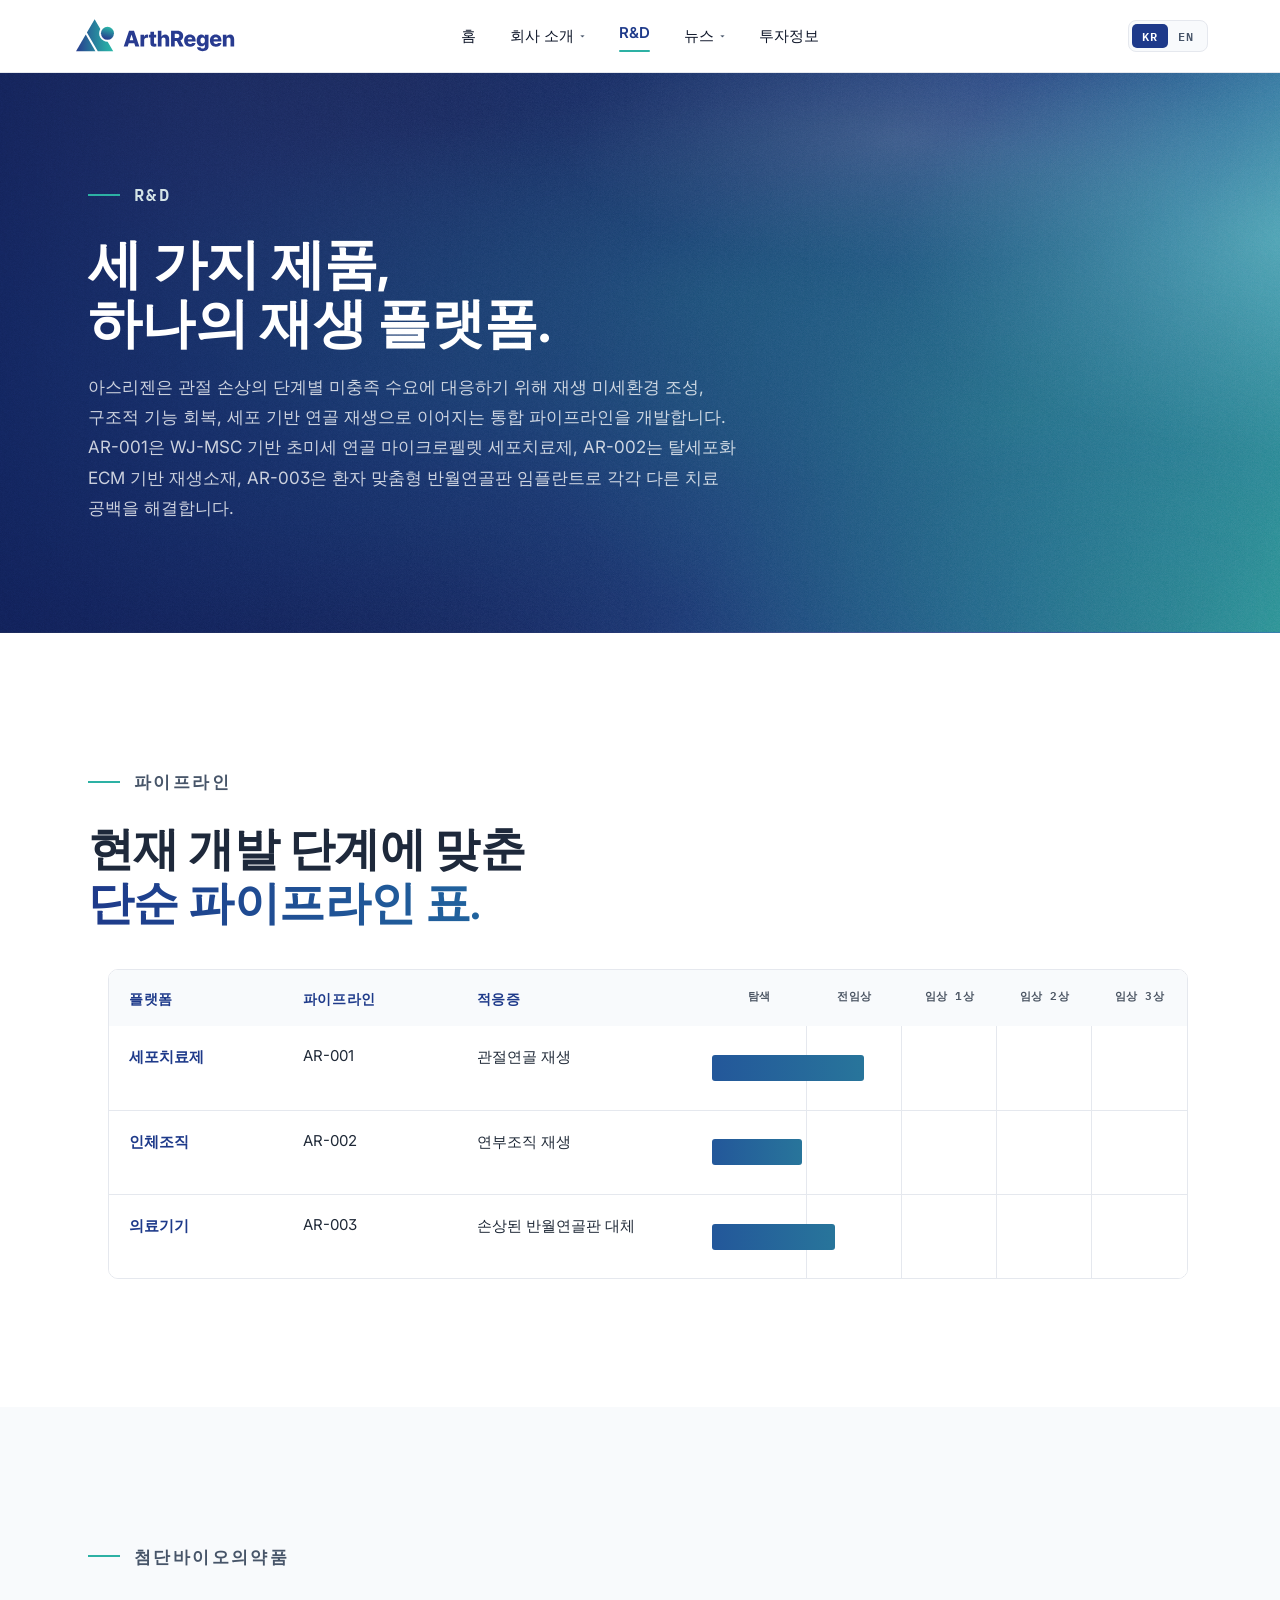
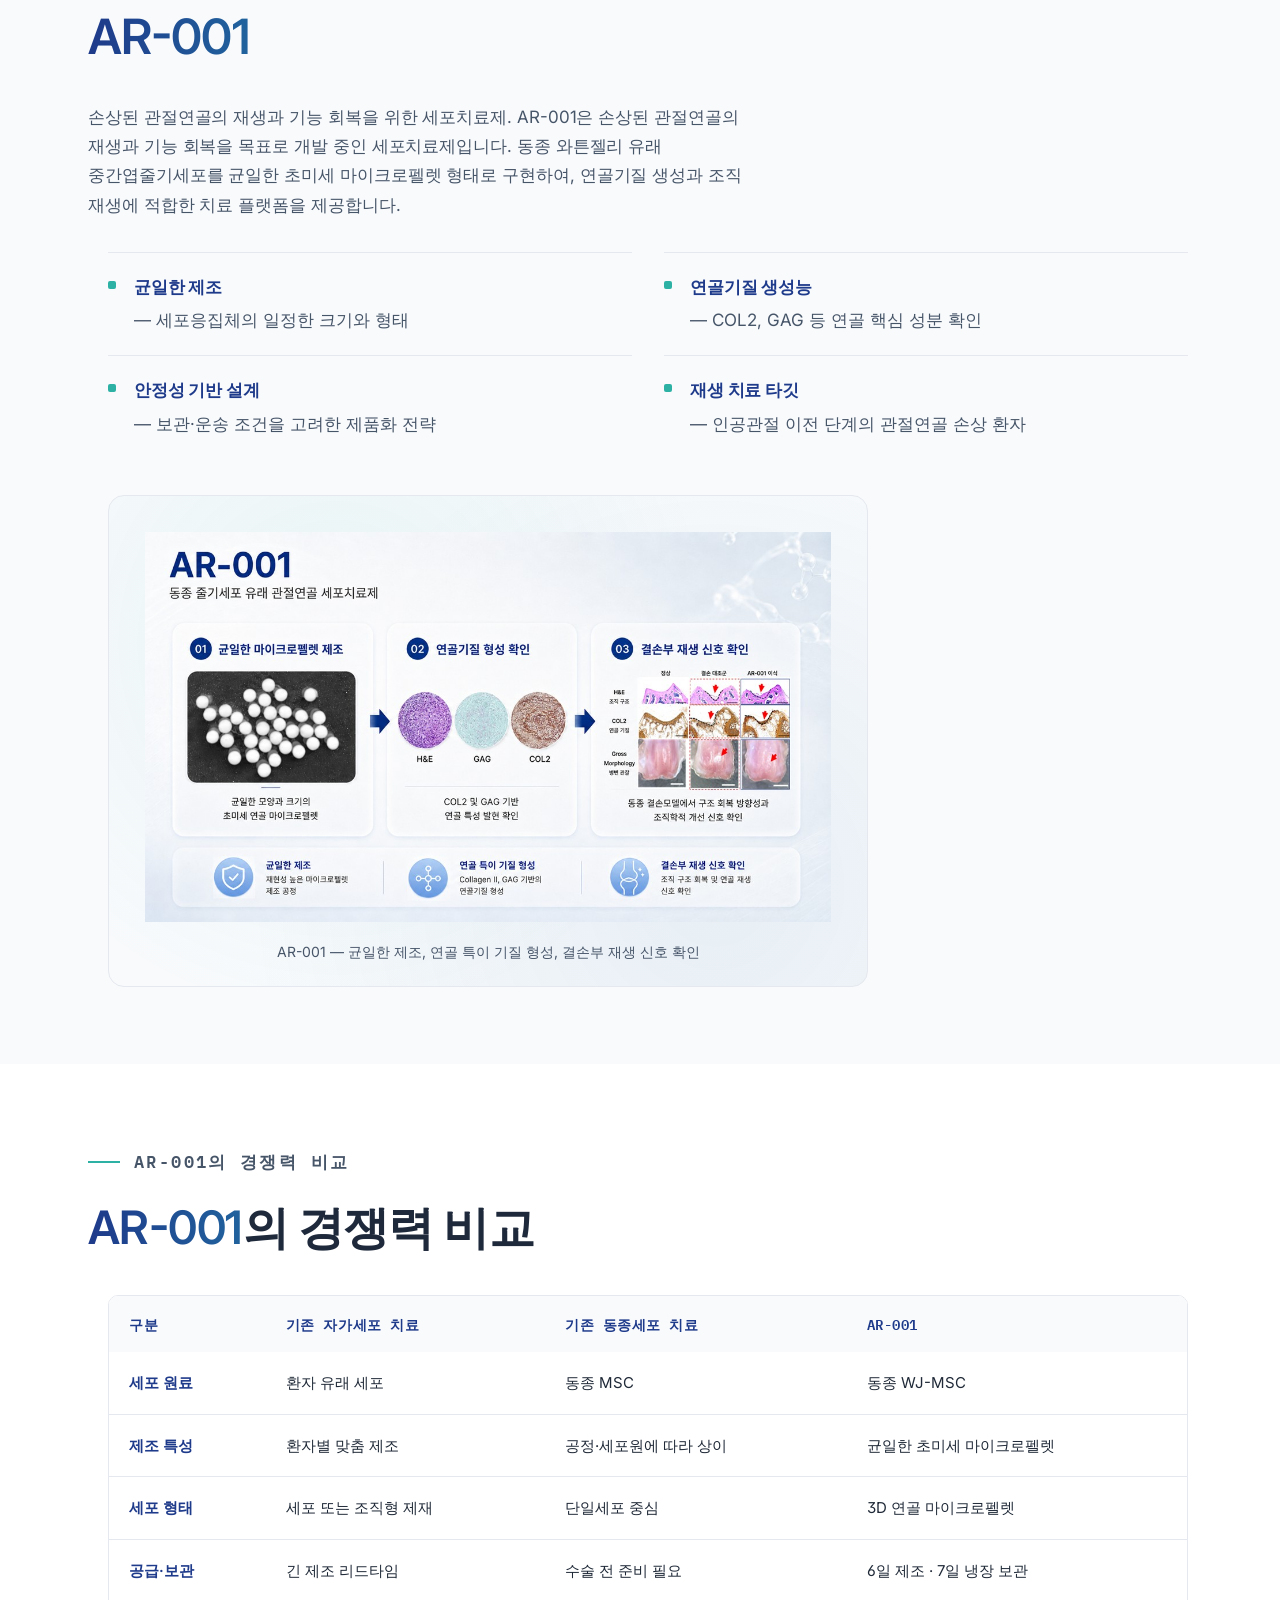
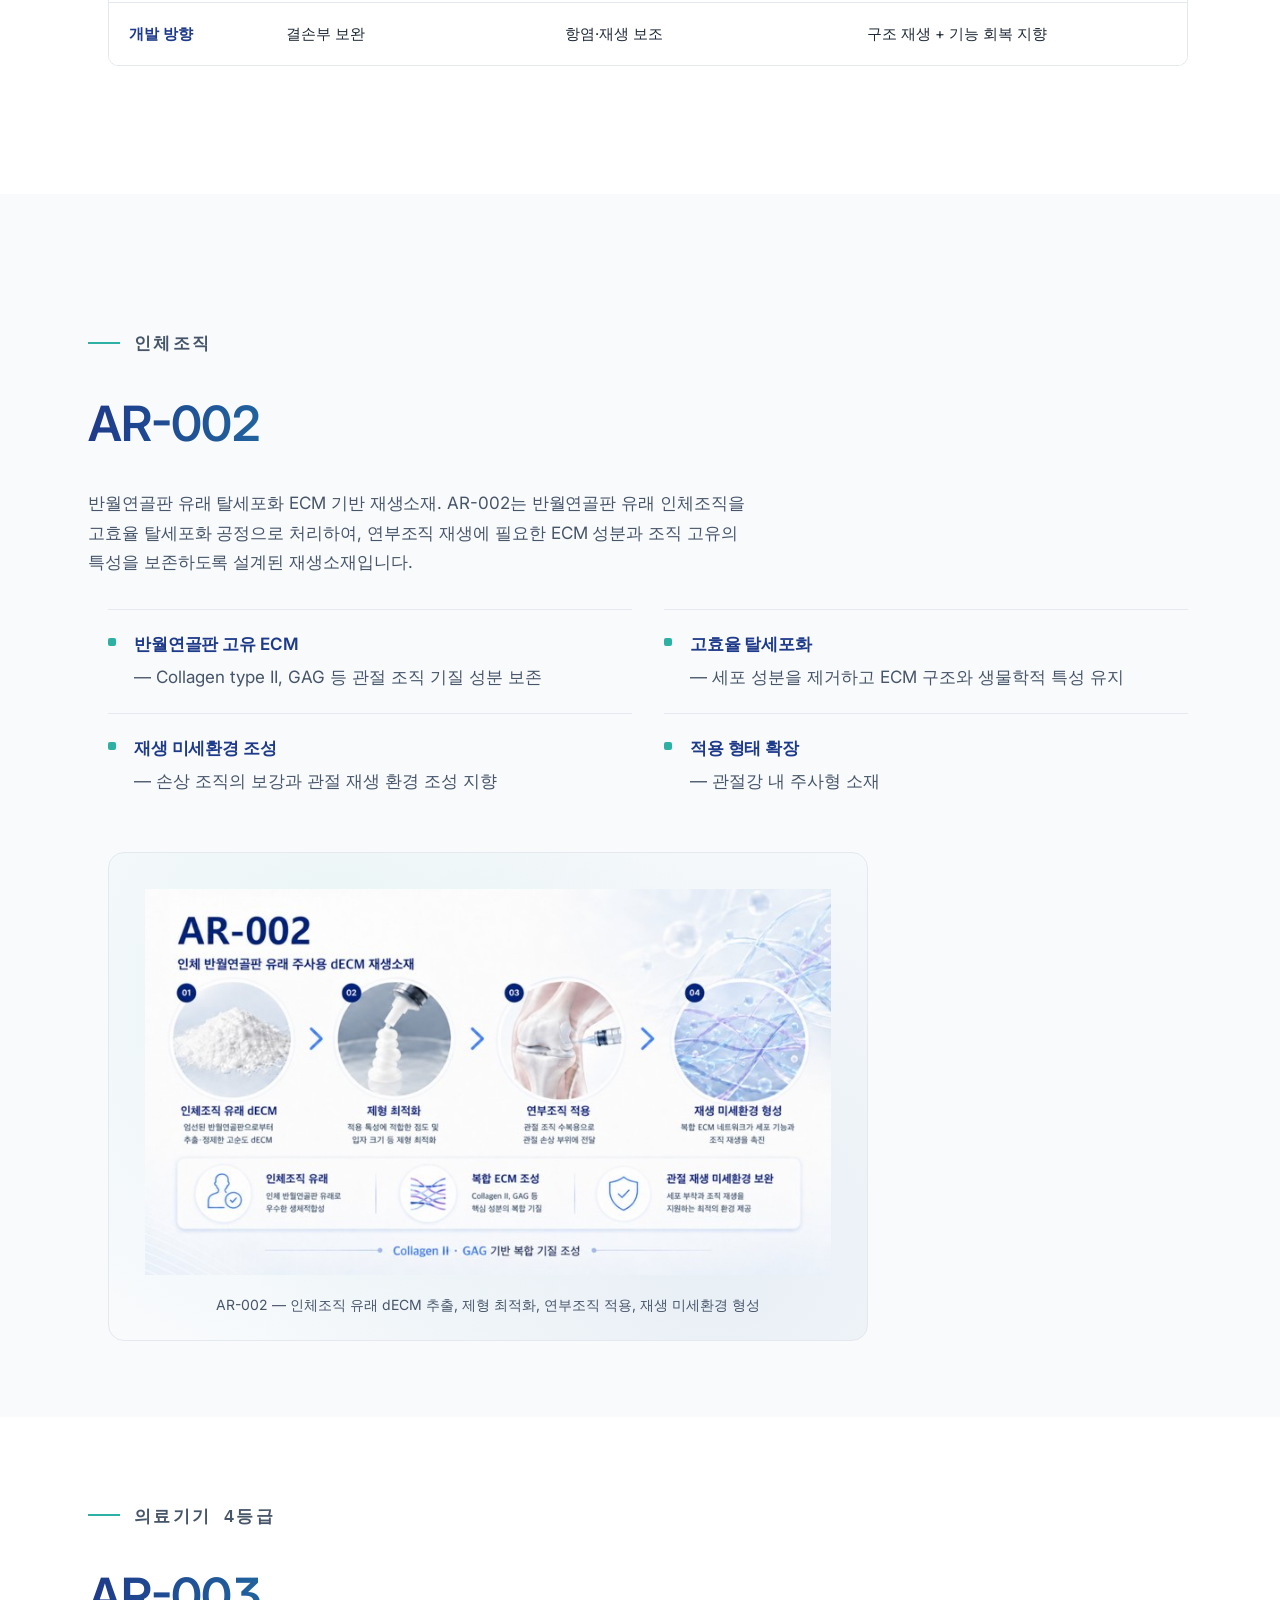
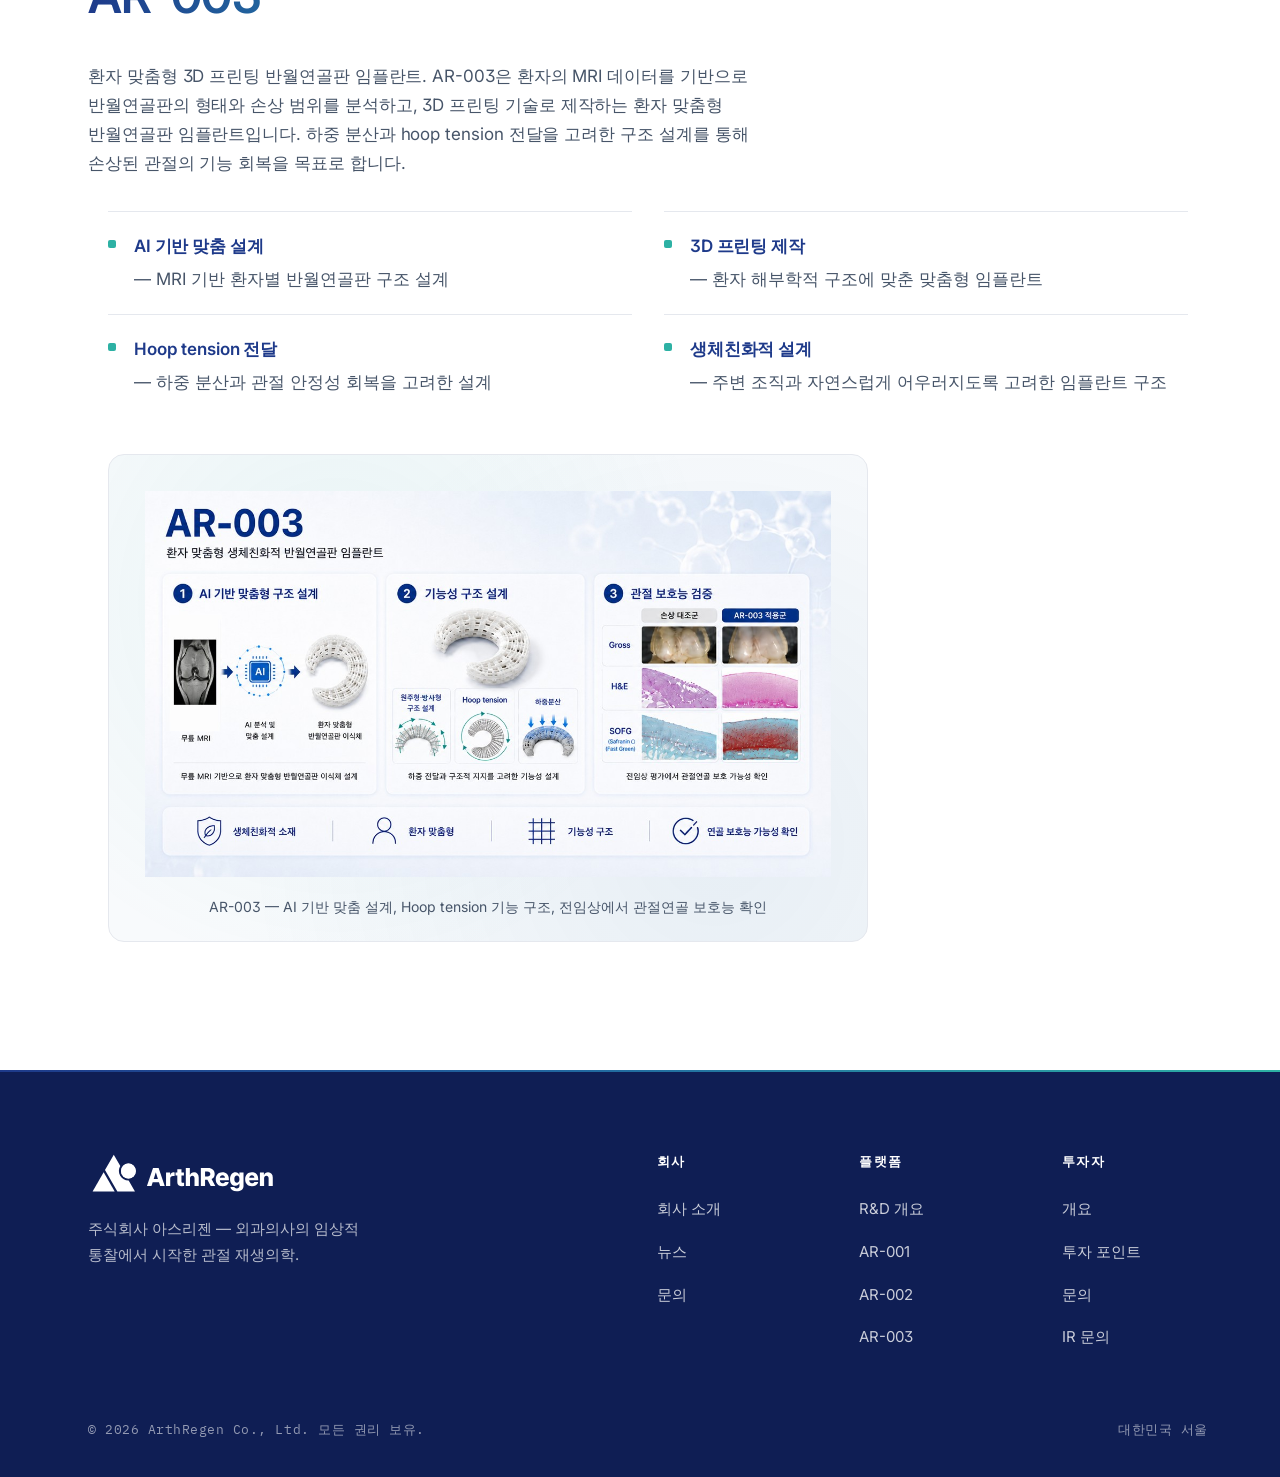
<file: rd.html>
<!DOCTYPE html>
<html lang="ko" data-default-lang="ko">
<head>
  <meta charset="UTF-8" />
  <meta name="viewport" content="width=device-width, initial-scale=1" />
  <title>ArthRegen — R&amp;D</title>
  <meta name="description" content="ArthRegen의 R&amp;D 파이프라인 — AR-001 세포치료제, AR-002 dECM 재생치료제, AR-003 환자 맞춤형 임플란트." />
  <meta name="theme-color" content="#1E3A8A" />
  <link rel="icon" type="image/svg+xml" href="assets/img/logo.svg" />
  <link rel="preconnect" href="https://fonts.googleapis.com" />
  <link rel="preconnect" href="https://fonts.gstatic.com" crossorigin />
  <link href="https://fonts.googleapis.com/css2?family=Inter:wght@300;400;500;600;700&family=IBM+Plex+Mono:wght@400;500&family=Pretendard+Variable&display=swap" rel="stylesheet" />
  <link rel="stylesheet" href="assets/css/styles.css" />
</head>
<body data-lang="ko">

  <a href="#main" class="visually-hidden" style="position:absolute;left:-9999px;">Skip to content</a>

  <header class="site-nav">
    <div class="container site-nav__inner">
      <a href="index.html" class="site-nav__logo" aria-label="ArthRegen home">
        <img src="assets/img/logo.svg" alt="ArthRegen" />
      </a>
            <nav aria-label="Primary">
        <ul class="site-nav__links">
          <li><a href="index.html"><span lang="en">Home</span><span lang="ko">홈</span></a></li>
          <li class="has-dropdown"><a href="about.html" aria-haspopup="true" aria-expanded="false"><span lang="en">About</span><span lang="ko">회사 소개</span><span class="dropdown-caret" aria-hidden="true">▾</span></a>
            <ul class="site-nav__dropdown" aria-label="About sections">
              <li><a href="about.html"><span lang="en">Company</span><span lang="ko">회사</span></a></li>
              <li><a href="founder.html"><span lang="en">Founder</span><span lang="ko">창립자</span></a></li>
            </ul>
          </li>
          <li><a href="rd.html" class="is-active"><span lang="en">R&D</span><span lang="ko">R&D</span></a></li>
          <li class="has-dropdown"><a href="news.html" aria-haspopup="true" aria-expanded="false"><span lang="en">News</span><span lang="ko">뉴스</span><span class="dropdown-caret" aria-hidden="true">▾</span></a>
            <ul class="site-nav__dropdown" aria-label="News sections">
              <li><a href="news.html#announcements"><span lang="en">Announcements</span><span lang="ko">공지사항</span></a></li>
              <li><a href="news.html#press"><span lang="en">Press coverage</span><span lang="ko">언론보도</span></a></li>
              <li><a href="news.html#media"><span lang="en">Media</span><span lang="ko">미디어</span></a></li>
            </ul>
          </li>
          <li><a href="investors.html"><span lang="en">Investors</span><span lang="ko">투자정보</span></a></li>
        </ul>
      </nav>
      <div class="site-nav__right">
        <div class="lang-toggle" role="tablist" aria-label="Language">
          <button data-lang-btn="ko" class="is-active" role="tab">KR</button>
          <button data-lang-btn="en" role="tab">EN</button>
        </div>
        <button class="nav-toggle" aria-label="Toggle menu" aria-expanded="false">
          <span></span><span></span><span></span>
        </button>
      </div>
    </div>
  </header>

  <main id="main">

  <section class="page-hero">
    <div class="container" data-reveal>
      <div class="eyebrow"><span lang="en">R&amp;D</span><span lang="ko">R&amp;D</span></div>
      <h1><span lang="en">Three products, one regenerative platform.</span><span lang="ko">세 가지 제품, 하나의 재생 플랫폼.</span></h1>
      <p><span lang="en">ArthRegen develops an integrated pipeline that responds to the stage-by-stage unmet needs of joint damage — building a regenerative microenvironment, restoring structural function, and regenerating cartilage through cells. AR-001 is a WJ-MSC-based ultra-fine cartilage micropellet cell therapy, AR-002 is a decellularized-ECM-based regenerative biomaterial, and AR-003 is a patient-specific meniscus implant — each addressing a distinct treatment gap.</span><span lang="ko">아스리젠은 관절 손상의 단계별 미충족 수요에 대응하기 위해 재생 미세환경 조성, 구조적 기능 회복, 세포 기반 연골 재생으로 이어지는 통합 파이프라인을 개발합니다. AR-001은 WJ-MSC 기반 초미세 연골 마이크로펠렛 세포치료제, AR-002는 탈세포화 ECM 기반 재생소재, AR-003은 환자 맞춤형 반월연골판 임플란트로 각각 다른 치료 공백을 해결합니다.</span></p>
    </div>
  </section>

  <section class="section">
    <div class="container sec-head" data-reveal>
      <div>
        <div class="eyebrow"><span lang="en">Pipeline</span><span lang="ko">파이프라인</span></div>
        <h2><span lang="en">A simple, stage-based table for <span class="grad">current development.</span></span><span lang="ko">현재 개발 단계에 맞춘 <span class="grad">단순 파이프라인 표.</span></span></h2>
      </div>
    </div>
    <div class="container">
      <div class="table-wrap pipeline-chart" data-reveal>
        <table class="ir pipeline-table">
          <thead>
            <tr>
              <th><span lang="en">Platform</span><span lang="ko">플랫폼</span></th>
              <th><span lang="en">Pipeline</span><span lang="ko">파이프라인</span></th>
              <th><span lang="en">Indication</span><span lang="ko">적응증</span></th>
              <th class="pipeline-stage"><span lang="en">Discovery</span><span lang="ko">탐색</span></th>
              <th class="pipeline-stage"><span lang="en">Preclinical</span><span lang="ko">전임상</span></th>
              <th class="pipeline-stage"><span lang="en">Phase 1</span><span lang="ko">임상 1상</span></th>
              <th class="pipeline-stage"><span lang="en">Phase 2</span><span lang="ko">임상 2상</span></th>
              <th class="pipeline-stage"><span lang="en">Phase 3</span><span lang="ko">임상 3상</span></th>
            </tr>
          </thead>
          <tbody>
            <tr>
              <th scope="row"><span lang="en">Cell therapy</span><span lang="ko">세포치료제</span></th>
              <td>AR-001</td>
              <td><span lang="en">Articular cartilage<br class="desktop-only-break"> regeneration</span><span lang="ko">관절연골 재생</span></td>
              <td colspan="5" class="pipeline-track">
                <div class="pipeline-track__grid" aria-hidden="true"><span></span><span></span><span></span><span></span><span></span></div>
                <div class="pipeline-bar" style="--bar-end: 32%;" aria-label="Discovery into early Preclinical"></div>
              </td>
            </tr>
            <tr>
              <th scope="row"><span lang="en">Human tissue</span><span lang="ko">인체조직</span></th>
              <td>AR-002</td>
              <td><span lang="en">Soft-tissue regeneration</span><span lang="ko">연부조직 재생</span></td>
              <td colspan="5" class="pipeline-track">
                <div class="pipeline-track__grid" aria-hidden="true"><span></span><span></span><span></span><span></span><span></span></div>
                <div class="pipeline-bar" style="--bar-end: 19%;" aria-label="Late Discovery"></div>
              </td>
            </tr>
            <tr>
              <th scope="row"><span lang="en">Medical device</span><span lang="ko">의료기기</span></th>
              <td>AR-003</td>
              <td><span lang="en">Damaged meniscus<br class="desktop-only-break"> replacement</span><span lang="ko">손상된 반월연골판 대체</span></td>
              <td colspan="5" class="pipeline-track">
                <div class="pipeline-track__grid" aria-hidden="true"><span></span><span></span><span></span><span></span><span></span></div>
                <div class="pipeline-bar" style="--bar-end: 26%;" aria-label="Discovery to early preclinical"></div>
              </td>
            </tr>
          </tbody>
        </table>
      </div>
    </div>
  </section>

  <section class="section section--alt" id="ar-001">
    <div class="container" data-reveal>
      <div class="eyebrow"><span lang="en">Advanced Biologic</span><span lang="ko">첨단바이오의약품</span></div>
      <h2><span class="grad">AR-001</span></h2>
      <p class="lead"><span lang="en">A cell therapy for the regeneration and functional recovery of damaged articular cartilage. AR-001 is a cell therapy in development that aims to regenerate and restore the function of damaged articular cartilage. By producing allogeneic Wharton's-jelly-derived mesenchymal stem cells as uniform, ultra-fine micropellets, it provides a treatment platform suitable for cartilage matrix formation and tissue regeneration.</span><span lang="ko">손상된 관절연골의 재생과 기능 회복을 위한 세포치료제. AR-001은 손상된 관절연골의 재생과 기능 회복을 목표로 개발 중인 세포치료제입니다. 동종 와튼젤리 유래 중간엽줄기세포를 균일한 초미세 마이크로펠렛 형태로 구현하여, 연골기질 생성과 조직 재생에 적합한 치료 플랫폼을 제공합니다.</span></p>
      <ul class="features-list">
        <li><strong><span lang="en">Uniform manufacturing</span><span lang="ko">균일한 제조</span></strong> — <span lang="en">cell aggregates of consistent size and morphology</span><span lang="ko">세포응집체의 일정한 크기와 형태</span></li>
        <li><strong><span lang="en">Cartilage-matrix generation</span><span lang="ko">연골기질 생성능</span></strong> — <span lang="en">confirmed expression of COL2, GAG, and other core cartilage components</span><span lang="ko">COL2, GAG 등 연골 핵심 성분 확인</span></li>
        <li><strong><span lang="en">Stability-based design</span><span lang="ko">안정성 기반 설계</span></strong> — <span lang="en">productization strategy that accounts for storage and transport conditions</span><span lang="ko">보관·운송 조건을 고려한 제품화 전략</span></li>
        <li><strong><span lang="en">Regenerative target</span><span lang="ko">재생 치료 타깃</span></strong> — <span lang="en">patients with articular cartilage damage prior to total joint replacement</span><span lang="ko">인공관절 이전 단계의 관절연골 손상 환자</span></li>
      </ul>
      <figure class="product-figure" data-zoom aria-label="Enlarge AR-001 infographic">
        <img src="assets/img/products/ar-001-infographic.jpeg" alt="AR-001 — 균일한 마이크로펠렛 제조, 연골기질 형성 확인, 결손부 재생 신호 확인의 3단계 검증" loading="lazy" />
        <figcaption>
          <span lang="ko">AR-001 — 균일한 제조, 연골 특이 기질 형성, 결손부 재생 신호 확인</span>
          <span lang="en">AR-001 — uniform manufacturing, cartilage-specific matrix formation, and regenerative signal in defect models</span>
        </figcaption>
        <p class="zoom-hint">
          <span aria-hidden="true">⊕</span>
          <span lang="en">Click the image to enlarge</span>
          <span lang="ko">이미지를 클릭하면 확대됩니다</span>
        </p>
      </figure>
    </div>
  </section>

  <section class="section">
    <div class="container sec-head" data-reveal>
      <div>
        <div class="eyebrow"><span lang="en">Competitive positioning</span><span lang="ko">AR-001의 경쟁력 비교</span></div>
        <h2><span lang="en">Competitive positioning of <span class="grad">AR-001</span></span><span lang="ko"><span class="grad">AR-001</span>의 경쟁력 비교</span></h2>
      </div>
    </div>
    <div class="container">
      <div class="table-wrap" data-reveal>
        <table class="ir">
          <thead>
            <tr>
              <th><span lang="en">Category</span><span lang="ko">구분</span></th>
              <th><span lang="en">Conventional autologous cell therapy</span><span lang="ko">기존 자가세포 치료</span></th>
              <th><span lang="en">Conventional allogeneic cell therapy</span><span lang="ko">기존 동종세포 치료</span></th>
              <th><span lang="en">AR-001</span><span lang="ko">AR-001</span></th>
            </tr>
          </thead>
          <tbody>
            <tr>
              <th scope="row"><span lang="en">Cell source</span><span lang="ko">세포 원료</span></th>
              <td><span lang="en">Patient-derived cells</span><span lang="ko">환자 유래 세포</span></td>
              <td><span lang="en">Allogeneic MSC</span><span lang="ko">동종 MSC</span></td>
              <td><span lang="en">Allogeneic WJ-MSC</span><span lang="ko">동종 WJ-MSC</span></td>
            </tr>
            <tr>
              <th scope="row"><span lang="en">Manufacturing</span><span lang="ko">제조 특성</span></th>
              <td><span lang="en">Patient-customized</span><span lang="ko">환자별 맞춤 제조</span></td>
              <td><span lang="en">Varies by process / cell source</span><span lang="ko">공정·세포원에 따라 상이</span></td>
              <td><span lang="en">Uniform ultra-fine micropellets</span><span lang="ko">균일한 초미세 마이크로펠렛</span></td>
            </tr>
            <tr>
              <th scope="row"><span lang="en">Cell form</span><span lang="ko">세포 형태</span></th>
              <td><span lang="en">Cell- or tissue-type products</span><span lang="ko">세포 또는 조직형 제재</span></td>
              <td><span lang="en">Single-cell focused</span><span lang="ko">단일세포 중심</span></td>
              <td><span lang="en">3D cartilage micropellets</span><span lang="ko">3D 연골 마이크로펠렛</span></td>
            </tr>
            <tr>
              <th scope="row"><span lang="en">Supply / storage</span><span lang="ko">공급·보관</span></th>
              <td><span lang="en">Long manufacturing lead time</span><span lang="ko">긴 제조 리드타임</span></td>
              <td><span lang="en">Pre-op preparation required</span><span lang="ko">수술 전 준비 필요</span></td>
              <td><span lang="en">6-day manufacturing · 7-day refrigerated storage</span><span lang="ko">6일 제조 · 7일 냉장 보관</span></td>
            </tr>
            <tr>
              <th scope="row"><span lang="en">Direction</span><span lang="ko">개발 방향</span></th>
              <td><span lang="en">Defect filling</span><span lang="ko">결손부 보완</span></td>
              <td><span lang="en">Anti-inflammatory · regenerative support</span><span lang="ko">항염·재생 보조</span></td>
              <td><span lang="en">Structural regeneration + functional recovery</span><span lang="ko">구조 재생 + 기능 회복 지향</span></td>
            </tr>
          </tbody>
        </table>
      </div>
    </div>
  </section>

  <section class="section section--alt" id="ar-002">
    <div class="container" data-reveal>
      <div class="eyebrow"><span lang="en">Human Tissue</span><span lang="ko">인체조직</span></div>
      <h2><span class="grad">AR-002</span></h2>
      <p class="lead"><span lang="en">A regenerative biomaterial based on decellularized meniscus-derived ECM. AR-002 processes human tissue derived from the meniscus through a high-yield decellularization process, designed to preserve the ECM components and tissue-specific characteristics needed for soft-tissue regeneration.</span><span lang="ko">반월연골판 유래 탈세포화 ECM 기반 재생소재. AR-002는 반월연골판 유래 인체조직을 고효율 탈세포화 공정으로 처리하여, 연부조직 재생에 필요한 ECM 성분과 조직 고유의 특성을 보존하도록 설계된 재생소재입니다.</span></p>
      <ul class="features-list">
        <li><strong><span lang="en">Native meniscus ECM</span><span lang="ko">반월연골판 고유 ECM</span></strong> — <span lang="en">preservation of Collagen type II, GAG, and other joint-tissue matrix components</span><span lang="ko">Collagen type II, GAG 등 관절 조직 기질 성분 보존</span></li>
        <li><strong><span lang="en">High-yield decellularization</span><span lang="ko">고효율 탈세포화</span></strong> — <span lang="en">removes cellular components while preserving ECM structure and biological properties</span><span lang="ko">세포 성분을 제거하고 ECM 구조와 생물학적 특성 유지</span></li>
        <li><strong><span lang="en">Regenerative microenvironment</span><span lang="ko">재생 미세환경 조성</span></strong> — <span lang="en">designed to reinforce damaged tissue and build a regeneration-friendly environment in the joint</span><span lang="ko">손상 조직의 보강과 관절 재생 환경 조성 지향</span></li>
        <li><strong><span lang="en">Versatile application</span><span lang="ko">적용 형태 확장</span></strong> — <span lang="en">intra-articular injectable formulation</span><span lang="ko">관절강 내 주사형 소재</span></li>
      </ul>
      <figure class="product-figure" data-zoom aria-label="Enlarge AR-002 infographic">
        <img src="assets/img/products/ar-002-infographic.jpeg" alt="AR-002 — 인체조직 유래 dECM, 제형 최적화, 연부조직 적용, 재생 미세환경 형성의 4단계" loading="lazy" />
        <figcaption>
          <span lang="ko">AR-002 — 인체조직 유래 dECM 추출, 제형 최적화, 연부조직 적용, 재생 미세환경 형성</span>
          <span lang="en">AR-002 — dECM extraction from human tissue, formulation optimization, soft-tissue application, and regenerative microenvironment formation</span>
        </figcaption>
        <p class="zoom-hint">
          <span aria-hidden="true">⊕</span>
          <span lang="en">Click the image to enlarge</span>
          <span lang="ko">이미지를 클릭하면 확대됩니다</span>
        </p>
      </figure>
    </div>
  </section>

  <section class="section" id="ar-003">
    <div class="container" data-reveal>
      <div class="eyebrow"><span lang="en">Class IV Medical Device</span><span lang="ko">의료기기 4등급</span></div>
      <h2><span class="grad">AR-003</span></h2>
      <p class="lead"><span lang="en">A patient-specific, 3D-printed meniscus implant. AR-003 analyzes the shape and damage extent of the meniscus from each patient's MRI data and produces a patient-specific implant through 3D printing technology. Through structural design that considers load distribution and hoop-tension transmission, it aims to restore the function of damaged joints.</span><span lang="ko">환자 맞춤형 3D 프린팅 반월연골판 임플란트. AR-003은 환자의 MRI 데이터를 기반으로 반월연골판의 형태와 손상 범위를 분석하고, 3D 프린팅 기술로 제작하는 환자 맞춤형 반월연골판 임플란트입니다. 하중 분산과 hoop tension 전달을 고려한 구조 설계를 통해 손상된 관절의 기능 회복을 목표로 합니다.</span></p>
      <ul class="features-list">
        <li><strong><span lang="en">AI-driven custom design</span><span lang="ko">AI 기반 맞춤 설계</span></strong> — <span lang="en">patient-specific meniscus structure designed from MRI data</span><span lang="ko">MRI 기반 환자별 반월연골판 구조 설계</span></li>
        <li><strong><span lang="en">3D-printed manufacturing</span><span lang="ko">3D 프린팅 제작</span></strong> — <span lang="en">custom implant tailored to each patient's anatomy</span><span lang="ko">환자 해부학적 구조에 맞춘 맞춤형 임플란트</span></li>
        <li><strong><span lang="en">Hoop-tension transmission</span><span lang="ko">Hoop tension 전달</span></strong> — <span lang="en">structural design for load distribution and joint stability</span><span lang="ko">하중 분산과 관절 안정성 회복을 고려한 설계</span></li>
        <li><strong><span lang="en">Bio-compatible design</span><span lang="ko">생체친화적 설계</span></strong> — <span lang="en">implant structure designed to integrate naturally with surrounding tissue</span><span lang="ko">주변 조직과 자연스럽게 어우러지도록 고려한 임플란트 구조</span></li>
      </ul>
      <figure class="product-figure" data-zoom aria-label="Enlarge AR-003 infographic">
        <img src="assets/img/products/ar-003-infographic.jpeg" alt="AR-003 — AI 기반 맞춤형 구조 설계, 기능성 구조 설계, 관절 보호능 검증의 3단계" loading="lazy" />
        <figcaption>
          <span lang="ko">AR-003 — AI 기반 맞춤 설계, Hoop tension 기능 구조, 전임상에서 관절연골 보호능 확인</span>
          <span lang="en">AR-003 — AI-driven custom design, hoop-tension functional structure, and protective effect on articular cartilage confirmed in preclinical studies</span>
        </figcaption>
        <p class="zoom-hint">
          <span aria-hidden="true">⊕</span>
          <span lang="en">Click the image to enlarge</span>
          <span lang="ko">이미지를 클릭하면 확대됩니다</span>
        </p>
      </figure>
    </div>
  </section>

  </main>

  <footer class="site-footer">
    <div class="container">
      <div class="site-footer__grid">
        <div class="site-footer__brand">
          <img src="assets/img/logo-white.svg" alt="ArthRegen" class="site-footer__brand-img" />
          <p><span lang="en">ArthRegen Co., Ltd. — regenerative joint medicine born from a surgeon's clinical insight.</span><span lang="ko">주식회사 아스리젠 — 외과의사의 임상적 통찰에서 시작한 관절 재생의학.</span></p>
        </div>
        <div><h4><span lang="en">Company</span><span lang="ko">회사</span></h4>
          <ul>
            <li class="has-dropdown"><a href="about.html" aria-haspopup="true" aria-expanded="false"><span lang="en">About</span><span lang="ko">회사 소개</span><span class="dropdown-caret" aria-hidden="true">▾</span></a>
            <ul class="site-nav__dropdown" aria-label="About sections">
              <li><a href="about.html"><span lang="en">Company</span><span lang="ko">회사</span></a></li>
              <li><a href="founder.html"><span lang="en">Founder</span><span lang="ko">창립자</span></a></li>
            </ul>
          </li>
            <li class="has-dropdown"><a href="news.html" aria-haspopup="true" aria-expanded="false"><span lang="en">News</span><span lang="ko">뉴스</span><span class="dropdown-caret" aria-hidden="true">▾</span></a><ul class="site-nav__dropdown" aria-label="News sections"><li><a href="news.html#announcements"><span lang="en">Announcements</span><span lang="ko">공지사항</span></a></li><li><a href="news.html#press"><span lang="en">Press coverage</span><span lang="ko">언론보도</span></a></li><li><a href="news.html#media"><span lang="en">Media</span><span lang="ko">미디어</span></a></li></ul></li>
            <li><a href="investors.html#contact"><span lang="en">Contact</span><span lang="ko">문의</span></a></li>
          </ul>
        </div>
        <div><h4><span lang="en">Platform</span><span lang="ko">플랫폼</span></h4>
          <ul>
            <li><a href="rd.html"><span lang="en">R&amp;D overview</span><span lang="ko">R&amp;D 개요</span></a></li>
            <li><a href="rd.html#ar-001">AR-001</a></li>
            <li><a href="rd.html#ar-002">AR-002</a></li>
            <li><a href="rd.html#ar-003">AR-003</a></li>
          </ul>
        </div>
        <div><h4><span lang="en">Investors</span><span lang="ko">투자자</span></h4>
          <ul>
            <li><a href="investors.html"><span lang="en">Overview</span><span lang="ko">개요</span></a></li>
            <li><a href="investors.html#why"><span lang="en">Why ArthRegen</span><span lang="ko">투자 포인트</span></a></li>
            <li><a href="investors.html#contact"><span lang="en">Contact</span><span lang="ko">문의</span></a></li>
            <li><a href="investors.html#contact"><span lang="en">IR contact</span><span lang="ko">IR 문의</span></a></li>
          </ul>
        </div>
      </div>
      <nav class="site-footer__mobile-nav" aria-label="Footer navigation">
        <ul>
          <li><a href="index.html"><span lang="en">Home</span><span lang="ko">홈</span></a></li>
          <li class="has-dropdown"><a href="about.html" aria-haspopup="true" aria-expanded="false"><span lang="en">About</span><span lang="ko">회사 소개</span><span class="dropdown-caret" aria-hidden="true">▾</span></a>
            <ul class="site-nav__dropdown" aria-label="About sections">
              <li><a href="about.html"><span lang="en">Company</span><span lang="ko">회사</span></a></li>
              <li><a href="founder.html"><span lang="en">Founder</span><span lang="ko">창립자</span></a></li>
            </ul>
          </li>
          <li><a href="rd.html"><span lang="en">R&amp;D</span><span lang="ko">R&amp;D</span></a></li>
          <li><a href="news.html"><span lang="en">News</span><span lang="ko">뉴스</span><span class="dropdown-caret" aria-hidden="true">▾</span></a></li>
          <li><a href="investors.html"><span lang="en">Investors</span><span lang="ko">투자정보</span></a></li>
        </ul>
      </nav>
      <div class="site-footer__bottom">
        <div>&copy; <span data-year>2026</span> ArthRegen Co., Ltd. <span class="site-footer__rights"><span lang="en">All rights reserved.</span><span lang="ko">모든 권리 보유.</span></span></div>
        <div><span lang="en">Seoul, Republic of Korea</span><span lang="ko">대한민국 서울</span></div>
      </div>
    </div>
  </footer>

  <script src="assets/js/main.js"></script>
</body>
</html>
</file>
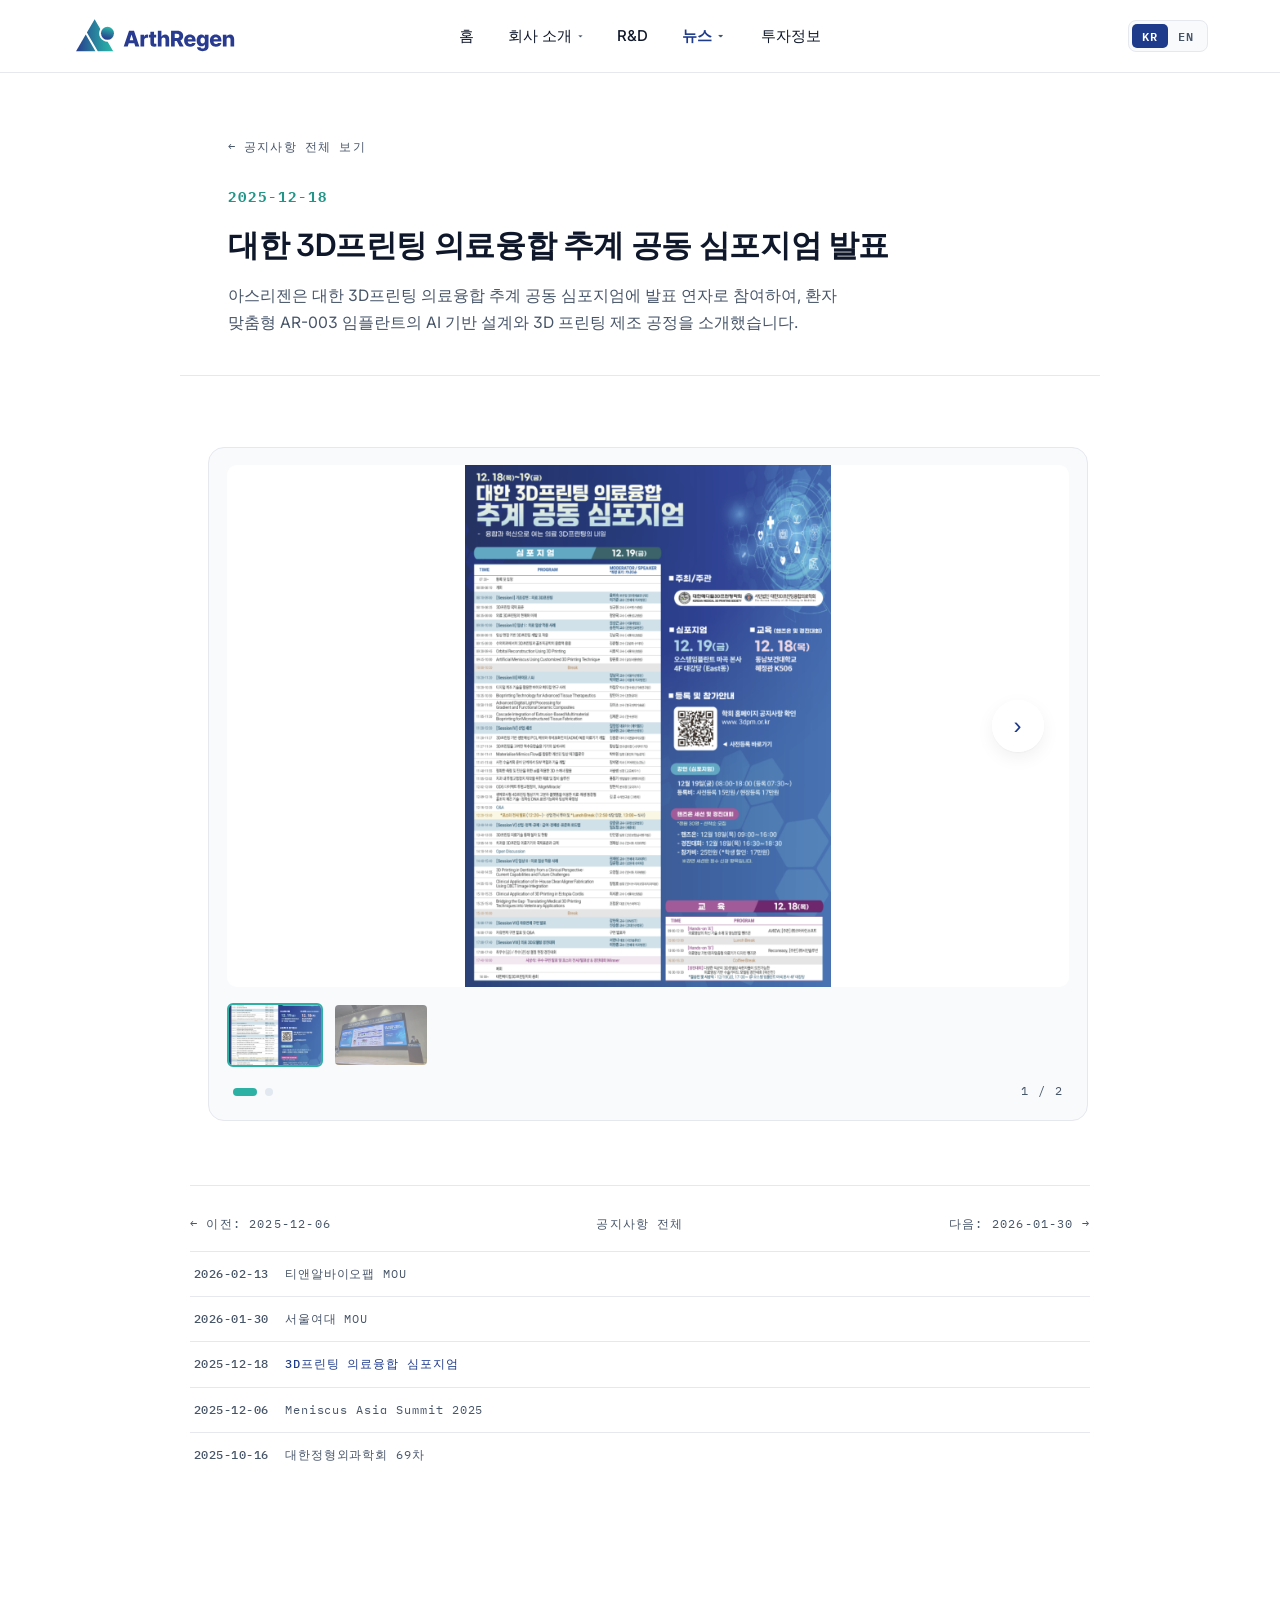
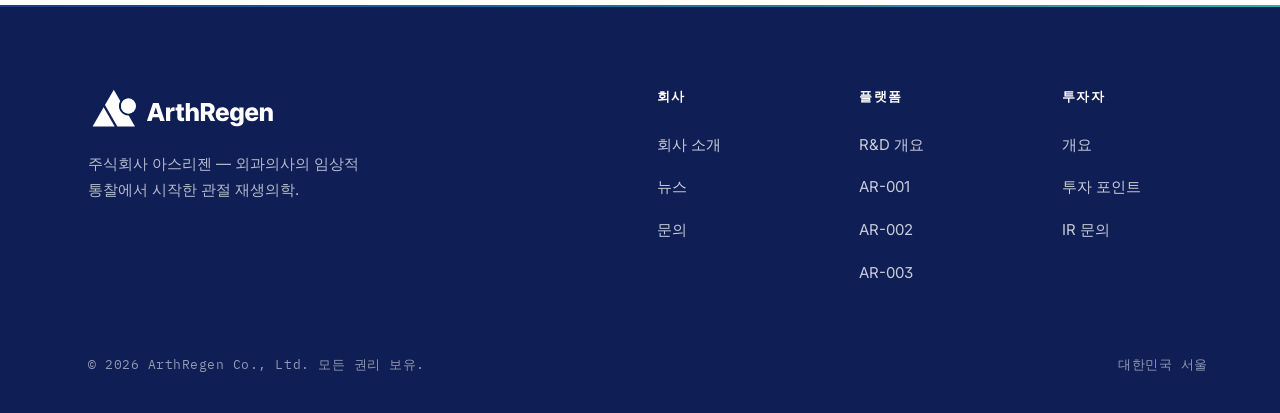
<file: announcements/3d-print-symposium-2025-12-18.html>
<!DOCTYPE html>
<html lang="ko" data-default-lang="ko">
<head>
  <meta charset="UTF-8" />
  <meta name="viewport" content="width=device-width, initial-scale=1" />
  <title>Korean 3D-Printing Medical Convergence Autumn Joint Symposium — presentation · ArthRegen</title>
  <meta name="description" content="ArthRegen presented at the Korean 3D-Printing Medical Convergence Autumn Joint Symposium, detailing the AI-driven design and 3D-printing man" />
  <meta name="theme-color" content="#1E3A8A" />
  <link rel="icon" type="image/svg+xml" href="../assets/img/logo.svg" />
  <link rel="preconnect" href="https://fonts.googleapis.com" />
  <link rel="preconnect" href="https://fonts.gstatic.com" crossorigin />
  <link href="https://fonts.googleapis.com/css2?family=Inter:wght@300;400;500;600;700&family=IBM+Plex+Mono:wght@400;500&family=Pretendard+Variable&display=swap" rel="stylesheet" />
  <link rel="stylesheet" href="../assets/css/styles.css" />
</head>
<body data-lang="ko">

  <header class="site-nav">
    <div class="container site-nav__inner">
      <a href="../index.html" class="site-nav__logo" aria-label="ArthRegen home">
        <img src="../assets/img/logo.svg" alt="ArthRegen" />
      </a>
            <nav aria-label="Primary">
        <ul class="site-nav__links">
          <li><a href="../index.html"><span lang="en">Home</span><span lang="ko">홈</span></a></li>
          <li class="has-dropdown"><a href="../about.html" aria-haspopup="true" aria-expanded="false"><span lang="en">About</span><span lang="ko">회사 소개</span><span class="dropdown-caret" aria-hidden="true">▾</span></a>
            <ul class="site-nav__dropdown" aria-label="About sections">
              <li><a href="../about.html"><span lang="en">Company</span><span lang="ko">회사</span></a></li>
              <li><a href="../founder.html"><span lang="en">Founder</span><span lang="ko">창립자</span></a></li>
            </ul>
          </li>
          <li><a href="../rd.html"><span lang="en">R&D</span><span lang="ko">R&D</span></a></li>
          <li class="has-dropdown"><a href="../news.html" class="is-active" aria-haspopup="true" aria-expanded="false"><span lang="en">News</span><span lang="ko">뉴스</span><span class="dropdown-caret" aria-hidden="true">▾</span></a>
            <ul class="site-nav__dropdown" aria-label="News sections">
              <li><a href="../news.html#announcements"><span lang="en">Announcements</span><span lang="ko">공지사항</span></a></li>
              <li><a href="../news.html#press"><span lang="en">Press coverage</span><span lang="ko">언론보도</span></a></li>
              <li><a href="../news.html#media"><span lang="en">Media</span><span lang="ko">미디어</span></a></li>
            </ul>
          </li>
          <li><a href="../investors.html"><span lang="en">Investors</span><span lang="ko">투자정보</span></a></li>
        </ul>
      </nav>
      <div class="site-nav__right">
        <div class="lang-toggle" role="tablist" aria-label="Language">
          <button data-lang-btn="ko" class="is-active" role="tab">KR</button>
          <button data-lang-btn="en" role="tab">EN</button>
        </div>
        <button class="nav-toggle" aria-label="Toggle menu"><span></span><span></span><span></span></button>
      </div>
    </div>
  </header>

  <main>

  <section class="detail-hero">
    <div class="container" data-reveal>
      <a href="../news.html" class="detail-hero__back"><span aria-hidden="true">←</span> <span lang="en">Back to all announcements</span><span lang="ko">공지사항 전체 보기</span></a>
      <div class="detail-hero__date">2025-12-18</div>
      <h1><span lang="en">Korean 3D-Printing Medical Convergence Autumn Joint Symposium — presentation</span><span lang="ko">대한 3D프린팅 의료융합 추계 공동 심포지엄 발표</span></h1>
      <p><span lang="en">ArthRegen presented at the Korean 3D-Printing Medical Convergence Autumn Joint Symposium, detailing the AI-driven design and 3D-printing manufacturing pipeline behind the patient-specific AR-003 implant.</span><span lang="ko">아스리젠은 대한 3D프린팅 의료융합 추계 공동 심포지엄에 발표 연자로 참여하여, 환자 맞춤형 AR-003 임플란트의 AI 기반 설계와 3D 프린팅 제조 공정을 소개했습니다.</span></p>
    </div>
  <hr class="detail-hero__divider" />

  </section>

  <section class="detail-gallery-section">
    <div class="container">
      <div class="carousel" data-carousel data-reveal aria-label="Image carousel">
        <div class="carousel__viewport">
          <div class="carousel__track">
          <figure class="carousel__slide" data-zoom><img src="../assets/img/news/event3-a.png" alt="Korean 3D-Printing Medical Convergence Autumn Joint Symposium — presentation" loading="lazy" /></figure>
          <figure class="carousel__slide" data-zoom><img src="../assets/img/news/event3-b.png" alt="Korean 3D-Printing Medical Convergence Autumn Joint Symposium — presentation" loading="lazy" /></figure>
          </div>
          <button type="button" class="carousel__arrow carousel__arrow--prev" aria-label="Previous image">‹</button>
          <button type="button" class="carousel__arrow carousel__arrow--next" aria-label="Next image">›</button>
        </div>
        <div class="carousel__footer">
          <div class="carousel__dots" role="tablist" aria-label="Image selector"></div>
          <div class="carousel__count" aria-hidden="true"></div>
        </div>
      </div>

      <div class="detail-nav">
        <a class="detail-nav__prev" href="meniscus-asia-summit-2025-12-06.html"><span lang="en">Previous: 2025-12-06</span><span lang="ko">이전: 2025-12-06</span></a>
        <a href="../news.html" class="detail-nav__back"><span lang="en">All announcements</span><span lang="ko">공지사항 전체</span></a>
        <a class="detail-nav__next" href="swu-mou-2026-01-30.html"><span lang="en">Next: 2026-01-30</span><span lang="ko">다음: 2026-01-30</span></a>
      </div>

      <ul class="detail-nav__list" aria-label="All announcements">
        <li><a href="tnr-biofab-mou-2026-02-13.html"><span class="date">2026-02-13</span><span lang="en">MOU with T&amp;R Biofab</span><span lang="ko">티앤알바이오팹 MOU</span></a></li>
        <li><a href="swu-mou-2026-01-30.html"><span class="date">2026-01-30</span><span lang="en">MOU with Seoul Women's University</span><span lang="ko">서울여대 MOU</span></a></li>
        <li><a href="3d-print-symposium-2025-12-18.html" aria-current="page"><span class="date">2025-12-18</span><span lang="en">3D-Printing Medical Symposium</span><span lang="ko">3D프린팅 의료융합 심포지엄</span></a></li>
        <li><a href="meniscus-asia-summit-2025-12-06.html"><span class="date">2025-12-06</span><span lang="en">The Meniscus Asia Summit 2025</span><span lang="ko">Meniscus Asia Summit 2025</span></a></li>
        <li><a href="koa-2025-10-16.html"><span class="date">2025-10-16</span><span lang="en">KOA 69th Autumn Congress</span><span lang="ko">대한정형외과학회 69차</span></a></li>
      </ul>
    </div>
  </section>

  </main>

  <footer class="site-footer">
    <div class="container">
      <div class="site-footer__grid">
        <div class="site-footer__brand">
          <img src="../assets/img/logo-white.svg" alt="ArthRegen" class="site-footer__brand-img" />
          <p><span lang="en">ArthRegen Co., Ltd. — regenerative joint medicine born from a surgeon's clinical insight.</span><span lang="ko">주식회사 아스리젠 — 외과의사의 임상적 통찰에서 시작한 관절 재생의학.</span></p>
        </div>
        <div><h4><span lang="en">Company</span><span lang="ko">회사</span></h4>
          <ul>
            <li class="has-dropdown"><a href="../about.html" aria-haspopup="true" aria-expanded="false"><span lang="en">About</span><span lang="ko">회사 소개</span><span class="dropdown-caret" aria-hidden="true">▾</span></a>
            <ul class="site-nav__dropdown" aria-label="About sections">
              <li><a href="../about.html"><span lang="en">Company</span><span lang="ko">회사</span></a></li>
              <li><a href="../founder.html"><span lang="en">Founder</span><span lang="ko">창립자</span></a></li>
            </ul>
          </li>
            <li><a href="../news.html"><span lang="en">News</span><span lang="ko">뉴스</span></a></li>
            <li><a href="../investors.html#contact"><span lang="en">Contact</span><span lang="ko">문의</span></a></li>
          </ul>
        </div>
        <div><h4><span lang="en">Platform</span><span lang="ko">플랫폼</span></h4>
          <ul>
            <li><a href="../rd.html"><span lang="en">R&amp;D overview</span><span lang="ko">R&amp;D 개요</span></a></li>
            <li><a href="../rd.html#ar-001">AR-001</a></li>
            <li><a href="../rd.html#ar-002">AR-002</a></li>
            <li><a href="../rd.html#ar-003">AR-003</a></li>
          </ul>
        </div>
        <div><h4><span lang="en">Investors</span><span lang="ko">투자자</span></h4>
          <ul>
            <li><a href="../investors.html"><span lang="en">Overview</span><span lang="ko">개요</span></a></li>
            <li><a href="../investors.html#why"><span lang="en">Why ArthRegen</span><span lang="ko">투자 포인트</span></a></li>
            <li><a href="../investors.html#contact"><span lang="en">IR contact</span><span lang="ko">IR 문의</span></a></li>
          </ul>
        </div>
      </div>
      <nav class="site-footer__mobile-nav" aria-label="Footer navigation">
        <ul>
          <li><a href="../index.html"><span lang="en">Home</span><span lang="ko">홈</span></a></li>
          <li class="has-dropdown"><a href="../about.html" aria-haspopup="true" aria-expanded="false"><span lang="en">About</span><span lang="ko">회사 소개</span><span class="dropdown-caret" aria-hidden="true">▾</span></a>
            <ul class="site-nav__dropdown" aria-label="About sections">
              <li><a href="../about.html"><span lang="en">Company</span><span lang="ko">회사</span></a></li>
              <li><a href="../founder.html"><span lang="en">Founder</span><span lang="ko">창립자</span></a></li>
            </ul>
          </li>
          <li><a href="../rd.html"><span lang="en">R&amp;D</span><span lang="ko">R&amp;D</span></a></li>
          <li><a href="../news.html"><span lang="en">News</span><span lang="ko">뉴스</span><span class="dropdown-caret" aria-hidden="true">▾</span></a></li>
          <li><a href="../investors.html"><span lang="en">Investors</span><span lang="ko">투자정보</span></a></li>
        </ul>
      </nav>
      <div class="site-footer__bottom">
        <div>&copy; <span data-year>2026</span> ArthRegen Co., Ltd. <span class="site-footer__rights"><span lang="en">All rights reserved.</span><span lang="ko">모든 권리 보유.</span></span></div>
        <div><span lang="en">Seoul, Republic of Korea</span><span lang="ko">대한민국 서울</span></div>
      </div>
    </div>
  </footer>

  <script src="../assets/js/main.js"></script>
</body>
</html>
</file>
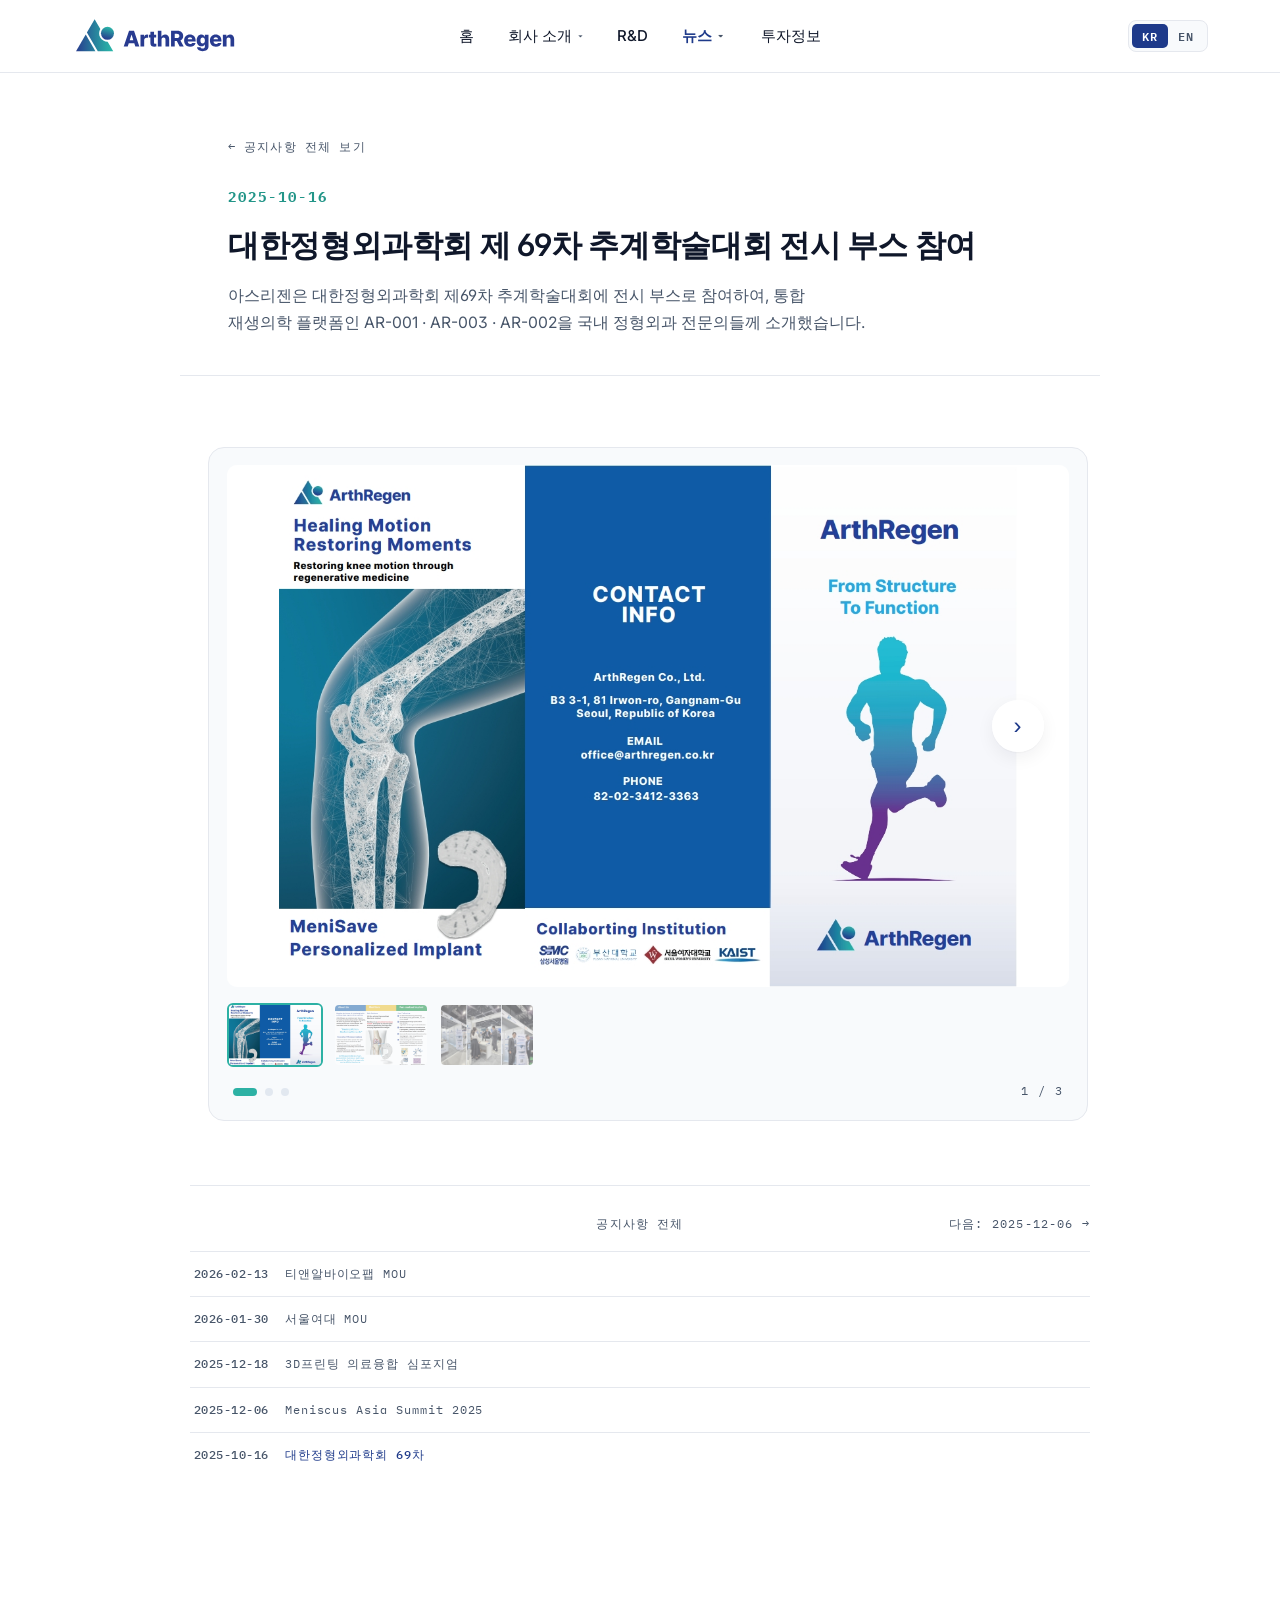
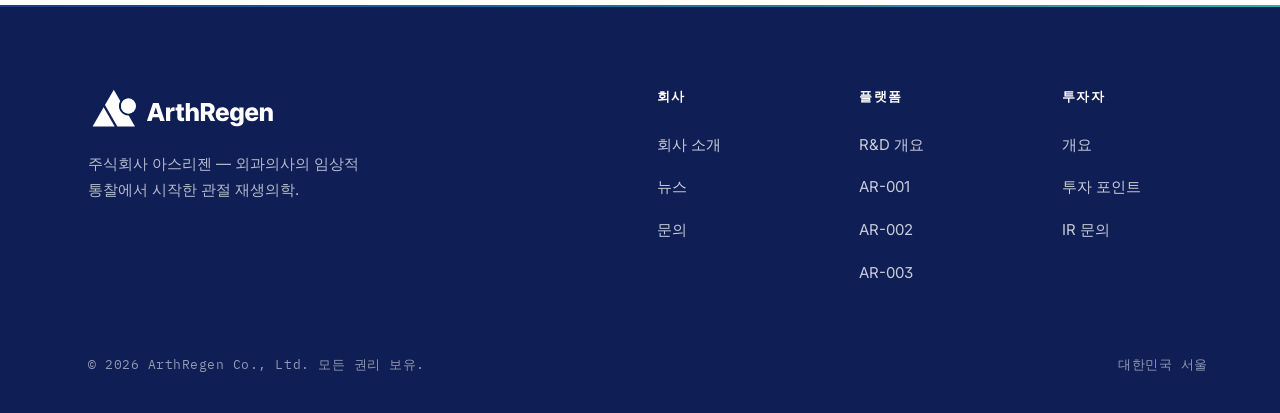
<file: announcements/koa-2025-10-16.html>
<!DOCTYPE html>
<html lang="ko" data-default-lang="ko">
<head>
  <meta charset="UTF-8" />
  <meta name="viewport" content="width=device-width, initial-scale=1" />
  <title>Korean Orthopaedic Association · 69th Autumn Congress — exhibition booth · ArthRegen</title>
  <meta name="description" content="ArthRegen exhibited at the 69th Autumn Congress of the Korean Orthopaedic Association, presenting our integrated regenerative-medicine platf" />
  <meta name="theme-color" content="#1E3A8A" />
  <link rel="icon" type="image/svg+xml" href="../assets/img/logo.svg" />
  <link rel="preconnect" href="https://fonts.googleapis.com" />
  <link rel="preconnect" href="https://fonts.gstatic.com" crossorigin />
  <link href="https://fonts.googleapis.com/css2?family=Inter:wght@300;400;500;600;700&family=IBM+Plex+Mono:wght@400;500&family=Pretendard+Variable&display=swap" rel="stylesheet" />
  <link rel="stylesheet" href="../assets/css/styles.css" />
</head>
<body data-lang="ko">

  <header class="site-nav">
    <div class="container site-nav__inner">
      <a href="../index.html" class="site-nav__logo" aria-label="ArthRegen home">
        <img src="../assets/img/logo.svg" alt="ArthRegen" />
      </a>
            <nav aria-label="Primary">
        <ul class="site-nav__links">
          <li><a href="../index.html"><span lang="en">Home</span><span lang="ko">홈</span></a></li>
          <li class="has-dropdown"><a href="../about.html" aria-haspopup="true" aria-expanded="false"><span lang="en">About</span><span lang="ko">회사 소개</span><span class="dropdown-caret" aria-hidden="true">▾</span></a>
            <ul class="site-nav__dropdown" aria-label="About sections">
              <li><a href="../about.html"><span lang="en">Company</span><span lang="ko">회사</span></a></li>
              <li><a href="../founder.html"><span lang="en">Founder</span><span lang="ko">창립자</span></a></li>
            </ul>
          </li>
          <li><a href="../rd.html"><span lang="en">R&D</span><span lang="ko">R&D</span></a></li>
          <li class="has-dropdown"><a href="../news.html" class="is-active" aria-haspopup="true" aria-expanded="false"><span lang="en">News</span><span lang="ko">뉴스</span><span class="dropdown-caret" aria-hidden="true">▾</span></a>
            <ul class="site-nav__dropdown" aria-label="News sections">
              <li><a href="../news.html#announcements"><span lang="en">Announcements</span><span lang="ko">공지사항</span></a></li>
              <li><a href="../news.html#press"><span lang="en">Press coverage</span><span lang="ko">언론보도</span></a></li>
              <li><a href="../news.html#media"><span lang="en">Media</span><span lang="ko">미디어</span></a></li>
            </ul>
          </li>
          <li><a href="../investors.html"><span lang="en">Investors</span><span lang="ko">투자정보</span></a></li>
        </ul>
      </nav>
      <div class="site-nav__right">
        <div class="lang-toggle" role="tablist" aria-label="Language">
          <button data-lang-btn="ko" class="is-active" role="tab">KR</button>
          <button data-lang-btn="en" role="tab">EN</button>
        </div>
        <button class="nav-toggle" aria-label="Toggle menu"><span></span><span></span><span></span></button>
      </div>
    </div>
  </header>

  <main>

  <section class="detail-hero">
    <div class="container" data-reveal>
      <a href="../news.html" class="detail-hero__back"><span aria-hidden="true">←</span> <span lang="en">Back to all announcements</span><span lang="ko">공지사항 전체 보기</span></a>
      <div class="detail-hero__date">2025-10-16</div>
      <h1><span lang="en">Korean Orthopaedic Association · 69th Autumn Congress — exhibition booth</span><span lang="ko">대한정형외과학회 제 69차 추계학술대회 전시 부스 참여</span></h1>
      <p><span lang="en">ArthRegen exhibited at the 69th Autumn Congress of the Korean Orthopaedic Association, presenting our integrated regenerative-medicine platform — AR-001, AR-003, and AR-002 — to orthopedic specialists from across Korea.</span><span lang="ko">아스리젠은 대한정형외과학회 제69차 추계학술대회에 전시 부스로 참여하여, 통합 재생의학 플랫폼인 AR-001 · AR-003 · AR-002을 국내 정형외과 전문의들께 소개했습니다.</span></p>
    </div>
  <hr class="detail-hero__divider" />

  </section>

  <section class="detail-gallery-section">
    <div class="container">
      <div class="carousel" data-carousel data-reveal aria-label="Image carousel">
        <div class="carousel__viewport">
          <div class="carousel__track">
          <figure class="carousel__slide" data-zoom><img src="../assets/img/news/event1-a.jpg" alt="Korean Orthopaedic Association · 69th Autumn Congress — exhibition booth" loading="lazy" /></figure>
          <figure class="carousel__slide" data-zoom><img src="../assets/img/news/event1-b.jpg" alt="Korean Orthopaedic Association · 69th Autumn Congress — exhibition booth" loading="lazy" /></figure>
          <figure class="carousel__slide" data-zoom><img src="../assets/img/news/event1-c.png" alt="Korean Orthopaedic Association · 69th Autumn Congress — exhibition booth" loading="lazy" /></figure>
          </div>
          <button type="button" class="carousel__arrow carousel__arrow--prev" aria-label="Previous image">‹</button>
          <button type="button" class="carousel__arrow carousel__arrow--next" aria-label="Next image">›</button>
        </div>
        <div class="carousel__footer">
          <div class="carousel__dots" role="tablist" aria-label="Image selector"></div>
          <div class="carousel__count" aria-hidden="true"></div>
        </div>
      </div>

      <div class="detail-nav">
        <span></span>
        <a href="../news.html" class="detail-nav__back"><span lang="en">All announcements</span><span lang="ko">공지사항 전체</span></a>
        <a class="detail-nav__next" href="meniscus-asia-summit-2025-12-06.html"><span lang="en">Next: 2025-12-06</span><span lang="ko">다음: 2025-12-06</span></a>
      </div>

      <ul class="detail-nav__list" aria-label="All announcements">
        <li><a href="tnr-biofab-mou-2026-02-13.html"><span class="date">2026-02-13</span><span lang="en">MOU with T&amp;R Biofab</span><span lang="ko">티앤알바이오팹 MOU</span></a></li>
        <li><a href="swu-mou-2026-01-30.html"><span class="date">2026-01-30</span><span lang="en">MOU with Seoul Women's University</span><span lang="ko">서울여대 MOU</span></a></li>
        <li><a href="3d-print-symposium-2025-12-18.html"><span class="date">2025-12-18</span><span lang="en">3D-Printing Medical Symposium</span><span lang="ko">3D프린팅 의료융합 심포지엄</span></a></li>
        <li><a href="meniscus-asia-summit-2025-12-06.html"><span class="date">2025-12-06</span><span lang="en">The Meniscus Asia Summit 2025</span><span lang="ko">Meniscus Asia Summit 2025</span></a></li>
        <li><a href="koa-2025-10-16.html" aria-current="page"><span class="date">2025-10-16</span><span lang="en">KOA 69th Autumn Congress</span><span lang="ko">대한정형외과학회 69차</span></a></li>
      </ul>
    </div>
  </section>

  </main>

  <footer class="site-footer">
    <div class="container">
      <div class="site-footer__grid">
        <div class="site-footer__brand">
          <img src="../assets/img/logo-white.svg" alt="ArthRegen" class="site-footer__brand-img" />
          <p><span lang="en">ArthRegen Co., Ltd. — regenerative joint medicine born from a surgeon's clinical insight.</span><span lang="ko">주식회사 아스리젠 — 외과의사의 임상적 통찰에서 시작한 관절 재생의학.</span></p>
        </div>
        <div><h4><span lang="en">Company</span><span lang="ko">회사</span></h4>
          <ul>
            <li class="has-dropdown"><a href="../about.html" aria-haspopup="true" aria-expanded="false"><span lang="en">About</span><span lang="ko">회사 소개</span><span class="dropdown-caret" aria-hidden="true">▾</span></a>
            <ul class="site-nav__dropdown" aria-label="About sections">
              <li><a href="../about.html"><span lang="en">Company</span><span lang="ko">회사</span></a></li>
              <li><a href="../founder.html"><span lang="en">Founder</span><span lang="ko">창립자</span></a></li>
            </ul>
          </li>
            <li><a href="../news.html"><span lang="en">News</span><span lang="ko">뉴스</span></a></li>
            <li><a href="../investors.html#contact"><span lang="en">Contact</span><span lang="ko">문의</span></a></li>
          </ul>
        </div>
        <div><h4><span lang="en">Platform</span><span lang="ko">플랫폼</span></h4>
          <ul>
            <li><a href="../rd.html"><span lang="en">R&amp;D overview</span><span lang="ko">R&amp;D 개요</span></a></li>
            <li><a href="../rd.html#ar-001">AR-001</a></li>
            <li><a href="../rd.html#ar-002">AR-002</a></li>
            <li><a href="../rd.html#ar-003">AR-003</a></li>
          </ul>
        </div>
        <div><h4><span lang="en">Investors</span><span lang="ko">투자자</span></h4>
          <ul>
            <li><a href="../investors.html"><span lang="en">Overview</span><span lang="ko">개요</span></a></li>
            <li><a href="../investors.html#why"><span lang="en">Why ArthRegen</span><span lang="ko">투자 포인트</span></a></li>
            <li><a href="../investors.html#contact"><span lang="en">IR contact</span><span lang="ko">IR 문의</span></a></li>
          </ul>
        </div>
      </div>
      <nav class="site-footer__mobile-nav" aria-label="Footer navigation">
        <ul>
          <li><a href="../index.html"><span lang="en">Home</span><span lang="ko">홈</span></a></li>
          <li class="has-dropdown"><a href="../about.html" aria-haspopup="true" aria-expanded="false"><span lang="en">About</span><span lang="ko">회사 소개</span><span class="dropdown-caret" aria-hidden="true">▾</span></a>
            <ul class="site-nav__dropdown" aria-label="About sections">
              <li><a href="../about.html"><span lang="en">Company</span><span lang="ko">회사</span></a></li>
              <li><a href="../founder.html"><span lang="en">Founder</span><span lang="ko">창립자</span></a></li>
            </ul>
          </li>
          <li><a href="../rd.html"><span lang="en">R&amp;D</span><span lang="ko">R&amp;D</span></a></li>
          <li><a href="../news.html"><span lang="en">News</span><span lang="ko">뉴스</span><span class="dropdown-caret" aria-hidden="true">▾</span></a></li>
          <li><a href="../investors.html"><span lang="en">Investors</span><span lang="ko">투자정보</span></a></li>
        </ul>
      </nav>
      <div class="site-footer__bottom">
        <div>&copy; <span data-year>2026</span> ArthRegen Co., Ltd. <span class="site-footer__rights"><span lang="en">All rights reserved.</span><span lang="ko">모든 권리 보유.</span></span></div>
        <div><span lang="en">Seoul, Republic of Korea</span><span lang="ko">대한민국 서울</span></div>
      </div>
    </div>
  </footer>

  <script src="../assets/js/main.js"></script>
</body>
</html>
</file>
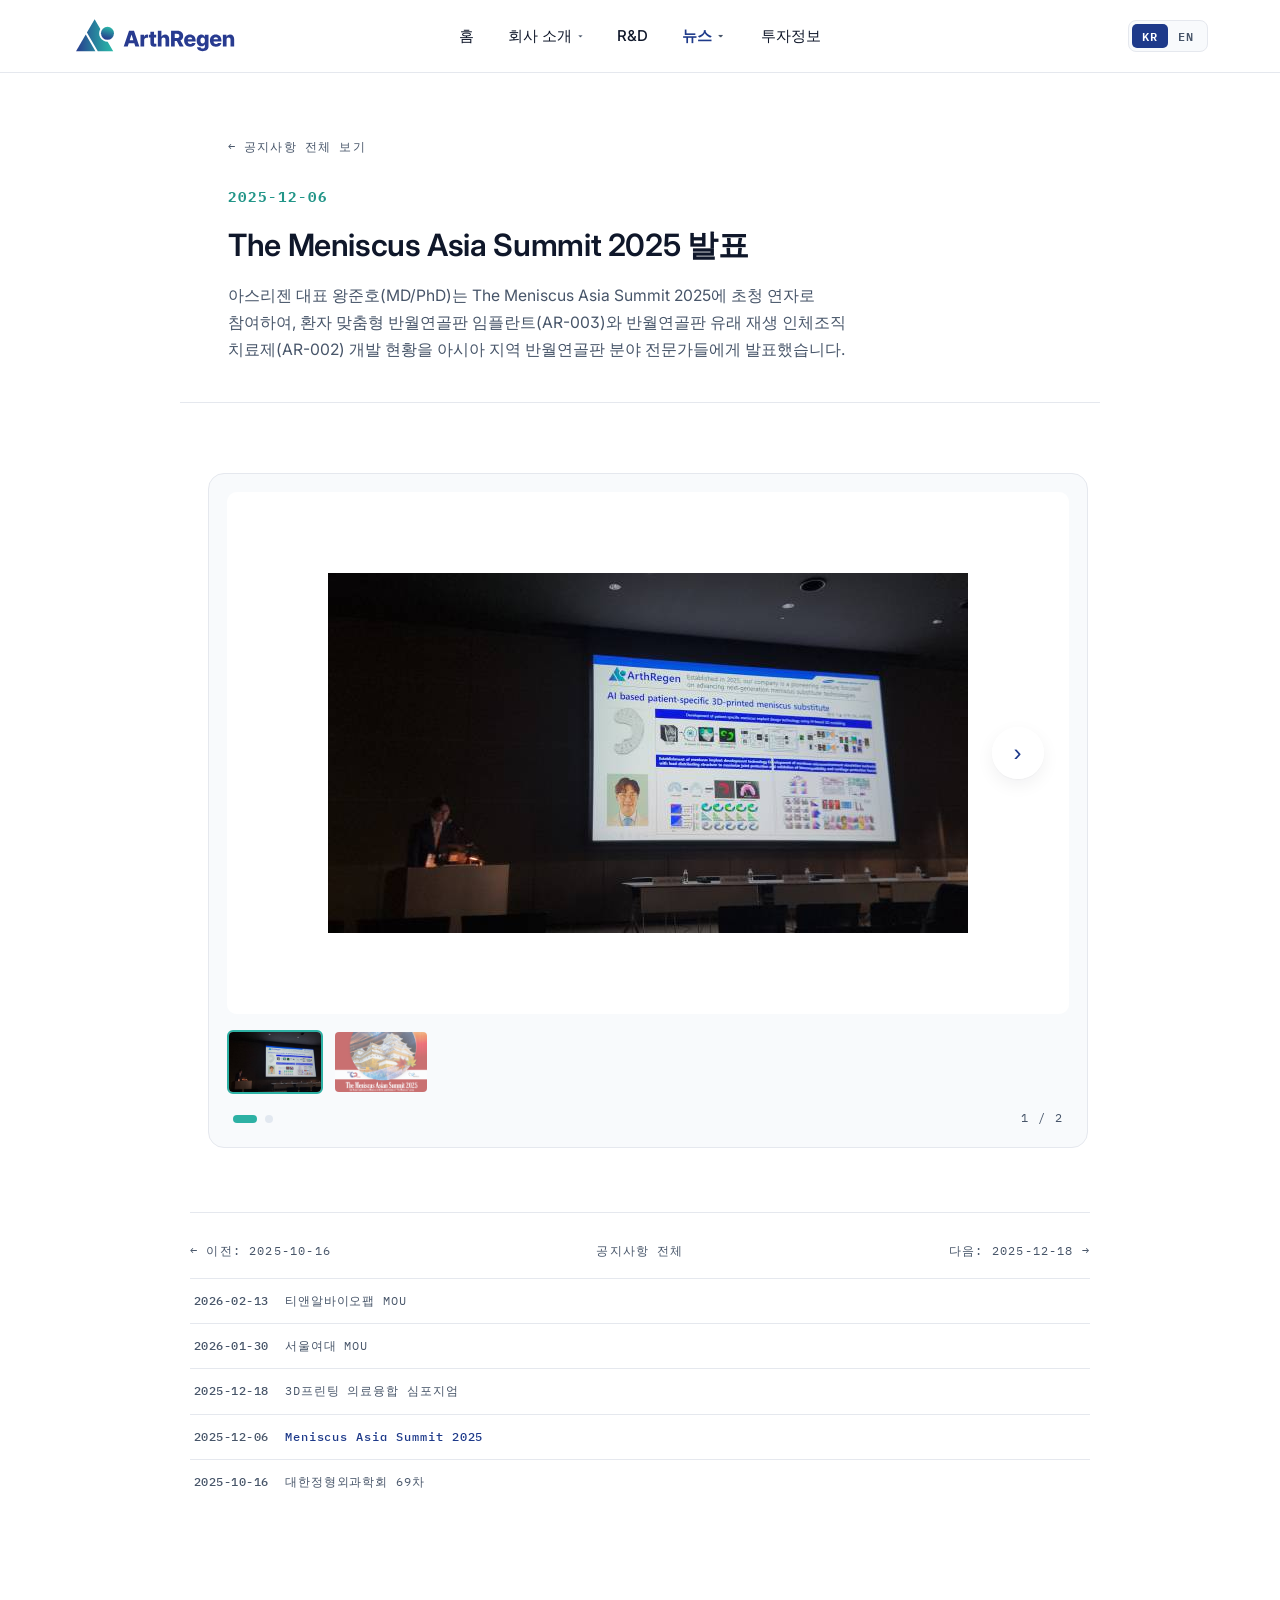
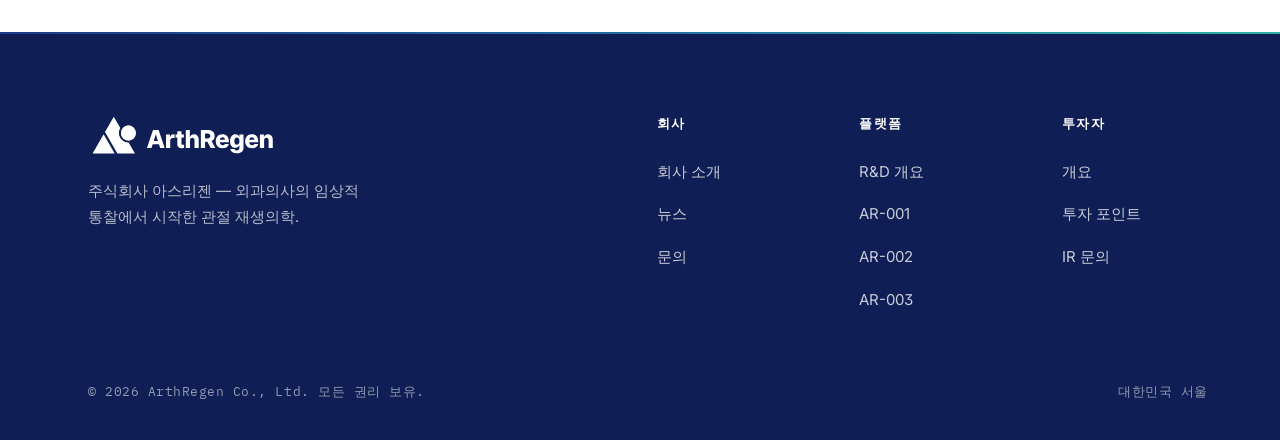
<file: announcements/meniscus-asia-summit-2025-12-06.html>
<!DOCTYPE html>
<html lang="ko" data-default-lang="ko">
<head>
  <meta charset="UTF-8" />
  <meta name="viewport" content="width=device-width, initial-scale=1" />
  <title>The Meniscus Asia Summit 2025 — invited presentation · ArthRegen</title>
  <meta name="description" content="ArthRegen CEO Joon Ho Wang, MD/PhD, delivered an invited presentation at The Meniscus Asia Summit 2025, sharing our patient-specific meniscu" />
  <meta name="theme-color" content="#1E3A8A" />
  <link rel="icon" type="image/svg+xml" href="../assets/img/logo.svg" />
  <link rel="preconnect" href="https://fonts.googleapis.com" />
  <link rel="preconnect" href="https://fonts.gstatic.com" crossorigin />
  <link href="https://fonts.googleapis.com/css2?family=Inter:wght@300;400;500;600;700&family=IBM+Plex+Mono:wght@400;500&family=Pretendard+Variable&display=swap" rel="stylesheet" />
  <link rel="stylesheet" href="../assets/css/styles.css" />
</head>
<body data-lang="ko">

  <header class="site-nav">
    <div class="container site-nav__inner">
      <a href="../index.html" class="site-nav__logo" aria-label="ArthRegen home">
        <img src="../assets/img/logo.svg" alt="ArthRegen" />
      </a>
            <nav aria-label="Primary">
        <ul class="site-nav__links">
          <li><a href="../index.html"><span lang="en">Home</span><span lang="ko">홈</span></a></li>
          <li class="has-dropdown"><a href="../about.html" aria-haspopup="true" aria-expanded="false"><span lang="en">About</span><span lang="ko">회사 소개</span><span class="dropdown-caret" aria-hidden="true">▾</span></a>
            <ul class="site-nav__dropdown" aria-label="About sections">
              <li><a href="../about.html"><span lang="en">Company</span><span lang="ko">회사</span></a></li>
              <li><a href="../founder.html"><span lang="en">Founder</span><span lang="ko">창립자</span></a></li>
            </ul>
          </li>
          <li><a href="../rd.html"><span lang="en">R&D</span><span lang="ko">R&D</span></a></li>
          <li class="has-dropdown"><a href="../news.html" class="is-active" aria-haspopup="true" aria-expanded="false"><span lang="en">News</span><span lang="ko">뉴스</span><span class="dropdown-caret" aria-hidden="true">▾</span></a>
            <ul class="site-nav__dropdown" aria-label="News sections">
              <li><a href="../news.html#announcements"><span lang="en">Announcements</span><span lang="ko">공지사항</span></a></li>
              <li><a href="../news.html#press"><span lang="en">Press coverage</span><span lang="ko">언론보도</span></a></li>
              <li><a href="../news.html#media"><span lang="en">Media</span><span lang="ko">미디어</span></a></li>
            </ul>
          </li>
          <li><a href="../investors.html"><span lang="en">Investors</span><span lang="ko">투자정보</span></a></li>
        </ul>
      </nav>
      <div class="site-nav__right">
        <div class="lang-toggle" role="tablist" aria-label="Language">
          <button data-lang-btn="ko" class="is-active" role="tab">KR</button>
          <button data-lang-btn="en" role="tab">EN</button>
        </div>
        <button class="nav-toggle" aria-label="Toggle menu"><span></span><span></span><span></span></button>
      </div>
    </div>
  </header>

  <main>

  <section class="detail-hero">
    <div class="container" data-reveal>
      <a href="../news.html" class="detail-hero__back"><span aria-hidden="true">←</span> <span lang="en">Back to all announcements</span><span lang="ko">공지사항 전체 보기</span></a>
      <div class="detail-hero__date">2025-12-06</div>
      <h1><span lang="en">The Meniscus Asia Summit 2025 — invited presentation</span><span lang="ko">The Meniscus Asia Summit 2025 발표</span></h1>
      <p><span lang="en">ArthRegen CEO Joon Ho Wang, MD/PhD, delivered an invited presentation at The Meniscus Asia Summit 2025, sharing our patient-specific meniscus implant program (AR-003) and the meniscus-derived regenerative tissue therapy (AR-002) with thought leaders in meniscus surgery and biology across Asia.</span><span lang="ko">아스리젠 대표 왕준호(MD/PhD)는 The Meniscus Asia Summit 2025에 초청 연자로 참여하여, 환자 맞춤형 반월연골판 임플란트(AR-003)와 반월연골판 유래 재생 인체조직 치료제(AR-002) 개발 현황을 아시아 지역 반월연골판 분야 전문가들에게 발표했습니다.</span></p>
    </div>
  <hr class="detail-hero__divider" />

  </section>

  <section class="detail-gallery-section">
    <div class="container">
      <div class="carousel" data-carousel data-reveal aria-label="Image carousel">
        <div class="carousel__viewport">
          <div class="carousel__track">
          <figure class="carousel__slide" data-zoom><img src="../assets/img/news/event2-a.png" alt="The Meniscus Asia Summit 2025 — invited presentation" loading="lazy" /></figure>
          <figure class="carousel__slide" data-zoom><img src="../assets/img/news/event2-b.jpg" alt="The Meniscus Asia Summit 2025 — invited presentation" loading="lazy" /></figure>
          </div>
          <button type="button" class="carousel__arrow carousel__arrow--prev" aria-label="Previous image">‹</button>
          <button type="button" class="carousel__arrow carousel__arrow--next" aria-label="Next image">›</button>
        </div>
        <div class="carousel__footer">
          <div class="carousel__dots" role="tablist" aria-label="Image selector"></div>
          <div class="carousel__count" aria-hidden="true"></div>
        </div>
      </div>

      <div class="detail-nav">
        <a class="detail-nav__prev" href="koa-2025-10-16.html"><span lang="en">Previous: 2025-10-16</span><span lang="ko">이전: 2025-10-16</span></a>
        <a href="../news.html" class="detail-nav__back"><span lang="en">All announcements</span><span lang="ko">공지사항 전체</span></a>
        <a class="detail-nav__next" href="3d-print-symposium-2025-12-18.html"><span lang="en">Next: 2025-12-18</span><span lang="ko">다음: 2025-12-18</span></a>
      </div>

      <ul class="detail-nav__list" aria-label="All announcements">
        <li><a href="tnr-biofab-mou-2026-02-13.html"><span class="date">2026-02-13</span><span lang="en">MOU with T&amp;R Biofab</span><span lang="ko">티앤알바이오팹 MOU</span></a></li>
        <li><a href="swu-mou-2026-01-30.html"><span class="date">2026-01-30</span><span lang="en">MOU with Seoul Women's University</span><span lang="ko">서울여대 MOU</span></a></li>
        <li><a href="3d-print-symposium-2025-12-18.html"><span class="date">2025-12-18</span><span lang="en">3D-Printing Medical Symposium</span><span lang="ko">3D프린팅 의료융합 심포지엄</span></a></li>
        <li><a href="meniscus-asia-summit-2025-12-06.html" aria-current="page"><span class="date">2025-12-06</span><span lang="en">The Meniscus Asia Summit 2025</span><span lang="ko">Meniscus Asia Summit 2025</span></a></li>
        <li><a href="koa-2025-10-16.html"><span class="date">2025-10-16</span><span lang="en">KOA 69th Autumn Congress</span><span lang="ko">대한정형외과학회 69차</span></a></li>
      </ul>
    </div>
  </section>

  </main>

  <footer class="site-footer">
    <div class="container">
      <div class="site-footer__grid">
        <div class="site-footer__brand">
          <img src="../assets/img/logo-white.svg" alt="ArthRegen" class="site-footer__brand-img" />
          <p><span lang="en">ArthRegen Co., Ltd. — regenerative joint medicine born from a surgeon's clinical insight.</span><span lang="ko">주식회사 아스리젠 — 외과의사의 임상적 통찰에서 시작한 관절 재생의학.</span></p>
        </div>
        <div><h4><span lang="en">Company</span><span lang="ko">회사</span></h4>
          <ul>
            <li class="has-dropdown"><a href="../about.html" aria-haspopup="true" aria-expanded="false"><span lang="en">About</span><span lang="ko">회사 소개</span><span class="dropdown-caret" aria-hidden="true">▾</span></a>
            <ul class="site-nav__dropdown" aria-label="About sections">
              <li><a href="../about.html"><span lang="en">Company</span><span lang="ko">회사</span></a></li>
              <li><a href="../founder.html"><span lang="en">Founder</span><span lang="ko">창립자</span></a></li>
            </ul>
          </li>
            <li><a href="../news.html"><span lang="en">News</span><span lang="ko">뉴스</span></a></li>
            <li><a href="../investors.html#contact"><span lang="en">Contact</span><span lang="ko">문의</span></a></li>
          </ul>
        </div>
        <div><h4><span lang="en">Platform</span><span lang="ko">플랫폼</span></h4>
          <ul>
            <li><a href="../rd.html"><span lang="en">R&amp;D overview</span><span lang="ko">R&amp;D 개요</span></a></li>
            <li><a href="../rd.html#ar-001">AR-001</a></li>
            <li><a href="../rd.html#ar-002">AR-002</a></li>
            <li><a href="../rd.html#ar-003">AR-003</a></li>
          </ul>
        </div>
        <div><h4><span lang="en">Investors</span><span lang="ko">투자자</span></h4>
          <ul>
            <li><a href="../investors.html"><span lang="en">Overview</span><span lang="ko">개요</span></a></li>
            <li><a href="../investors.html#why"><span lang="en">Why ArthRegen</span><span lang="ko">투자 포인트</span></a></li>
            <li><a href="../investors.html#contact"><span lang="en">IR contact</span><span lang="ko">IR 문의</span></a></li>
          </ul>
        </div>
      </div>
      <nav class="site-footer__mobile-nav" aria-label="Footer navigation">
        <ul>
          <li><a href="../index.html"><span lang="en">Home</span><span lang="ko">홈</span></a></li>
          <li class="has-dropdown"><a href="../about.html" aria-haspopup="true" aria-expanded="false"><span lang="en">About</span><span lang="ko">회사 소개</span><span class="dropdown-caret" aria-hidden="true">▾</span></a>
            <ul class="site-nav__dropdown" aria-label="About sections">
              <li><a href="../about.html"><span lang="en">Company</span><span lang="ko">회사</span></a></li>
              <li><a href="../founder.html"><span lang="en">Founder</span><span lang="ko">창립자</span></a></li>
            </ul>
          </li>
          <li><a href="../rd.html"><span lang="en">R&amp;D</span><span lang="ko">R&amp;D</span></a></li>
          <li><a href="../news.html"><span lang="en">News</span><span lang="ko">뉴스</span><span class="dropdown-caret" aria-hidden="true">▾</span></a></li>
          <li><a href="../investors.html"><span lang="en">Investors</span><span lang="ko">투자정보</span></a></li>
        </ul>
      </nav>
      <div class="site-footer__bottom">
        <div>&copy; <span data-year>2026</span> ArthRegen Co., Ltd. <span class="site-footer__rights"><span lang="en">All rights reserved.</span><span lang="ko">모든 권리 보유.</span></span></div>
        <div><span lang="en">Seoul, Republic of Korea</span><span lang="ko">대한민국 서울</span></div>
      </div>
    </div>
  </footer>

  <script src="../assets/js/main.js"></script>
</body>
</html>
</file>
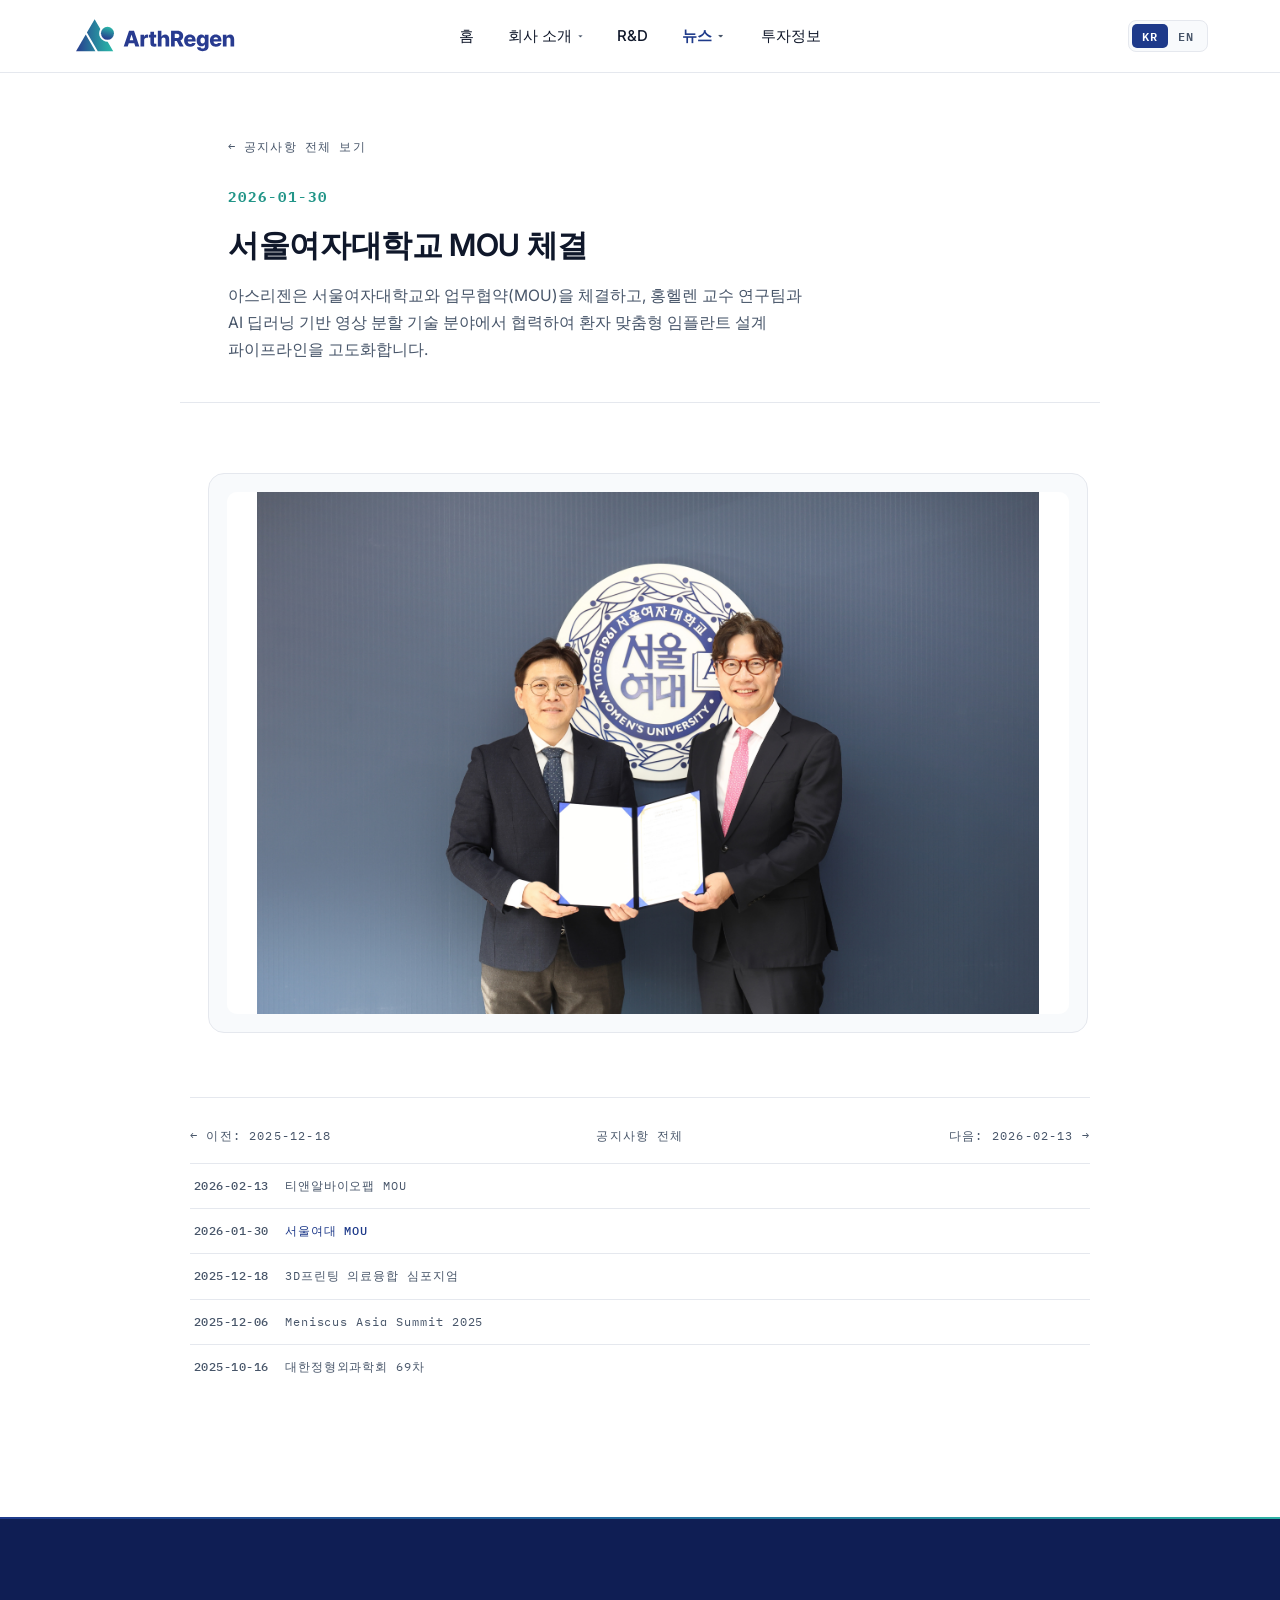
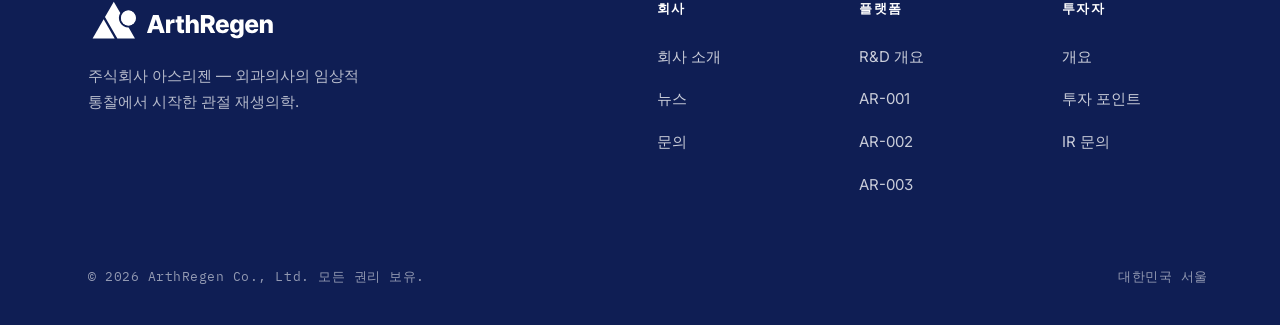
<file: announcements/swu-mou-2026-01-30.html>
<!DOCTYPE html>
<html lang="ko" data-default-lang="ko">
<head>
  <meta charset="UTF-8" />
  <meta name="viewport" content="width=device-width, initial-scale=1" />
  <title>MOU signed with Seoul Women's University · ArthRegen</title>
  <meta name="description" content="ArthRegen signed a memorandum of understanding with Seoul Women's University, formalizing collaboration with Prof" />
  <meta name="theme-color" content="#1E3A8A" />
  <link rel="icon" type="image/svg+xml" href="../assets/img/logo.svg" />
  <link rel="preconnect" href="https://fonts.googleapis.com" />
  <link rel="preconnect" href="https://fonts.gstatic.com" crossorigin />
  <link href="https://fonts.googleapis.com/css2?family=Inter:wght@300;400;500;600;700&family=IBM+Plex+Mono:wght@400;500&family=Pretendard+Variable&display=swap" rel="stylesheet" />
  <link rel="stylesheet" href="../assets/css/styles.css" />
</head>
<body data-lang="ko">

  <header class="site-nav">
    <div class="container site-nav__inner">
      <a href="../index.html" class="site-nav__logo" aria-label="ArthRegen home">
        <img src="../assets/img/logo.svg" alt="ArthRegen" />
      </a>
            <nav aria-label="Primary">
        <ul class="site-nav__links">
          <li><a href="../index.html"><span lang="en">Home</span><span lang="ko">홈</span></a></li>
          <li class="has-dropdown"><a href="../about.html" aria-haspopup="true" aria-expanded="false"><span lang="en">About</span><span lang="ko">회사 소개</span><span class="dropdown-caret" aria-hidden="true">▾</span></a>
            <ul class="site-nav__dropdown" aria-label="About sections">
              <li><a href="../about.html"><span lang="en">Company</span><span lang="ko">회사</span></a></li>
              <li><a href="../founder.html"><span lang="en">Founder</span><span lang="ko">창립자</span></a></li>
            </ul>
          </li>
          <li><a href="../rd.html"><span lang="en">R&D</span><span lang="ko">R&D</span></a></li>
          <li class="has-dropdown"><a href="../news.html" class="is-active" aria-haspopup="true" aria-expanded="false"><span lang="en">News</span><span lang="ko">뉴스</span><span class="dropdown-caret" aria-hidden="true">▾</span></a>
            <ul class="site-nav__dropdown" aria-label="News sections">
              <li><a href="../news.html#announcements"><span lang="en">Announcements</span><span lang="ko">공지사항</span></a></li>
              <li><a href="../news.html#press"><span lang="en">Press coverage</span><span lang="ko">언론보도</span></a></li>
              <li><a href="../news.html#media"><span lang="en">Media</span><span lang="ko">미디어</span></a></li>
            </ul>
          </li>
          <li><a href="../investors.html"><span lang="en">Investors</span><span lang="ko">투자정보</span></a></li>
        </ul>
      </nav>
      <div class="site-nav__right">
        <div class="lang-toggle" role="tablist" aria-label="Language">
          <button data-lang-btn="ko" class="is-active" role="tab">KR</button>
          <button data-lang-btn="en" role="tab">EN</button>
        </div>
        <button class="nav-toggle" aria-label="Toggle menu"><span></span><span></span><span></span></button>
      </div>
    </div>
  </header>

  <main>

  <section class="detail-hero">
    <div class="container" data-reveal>
      <a href="../news.html" class="detail-hero__back"><span aria-hidden="true">←</span> <span lang="en">Back to all announcements</span><span lang="ko">공지사항 전체 보기</span></a>
      <div class="detail-hero__date">2026-01-30</div>
      <h1><span lang="en">MOU signed with Seoul Women's University</span><span lang="ko">서울여자대학교 MOU 체결</span></h1>
      <p><span lang="en">ArthRegen signed a memorandum of understanding with Seoul Women's University, formalizing collaboration with Prof. Helen Hong's group on AI deep-learning-based image segmentation for our patient-specific implant design pipeline.</span><span lang="ko">아스리젠은 서울여자대학교와 업무협약(MOU)을 체결하고, 홍헬렌 교수 연구팀과 AI 딥러닝 기반 영상 분할 기술 분야에서 협력하여 환자 맞춤형 임플란트 설계 파이프라인을 고도화합니다.</span></p>
    </div>
  <hr class="detail-hero__divider" />

  </section>

  <section class="detail-gallery-section">
    <div class="container">
      <div class="carousel" data-carousel data-reveal aria-label="Image carousel">
        <div class="carousel__viewport">
          <div class="carousel__track">
          <figure class="carousel__slide" data-zoom><img src="../assets/img/news/event4.jpg" alt="MOU signed with Seoul Women's University" loading="lazy" /></figure>
          </div>
          <button type="button" class="carousel__arrow carousel__arrow--prev" aria-label="Previous image">‹</button>
          <button type="button" class="carousel__arrow carousel__arrow--next" aria-label="Next image">›</button>
        </div>
        <div class="carousel__footer">
          <div class="carousel__dots" role="tablist" aria-label="Image selector"></div>
          <div class="carousel__count" aria-hidden="true"></div>
        </div>
      </div>

      <div class="detail-nav">
        <a class="detail-nav__prev" href="3d-print-symposium-2025-12-18.html"><span lang="en">Previous: 2025-12-18</span><span lang="ko">이전: 2025-12-18</span></a>
        <a href="../news.html" class="detail-nav__back"><span lang="en">All announcements</span><span lang="ko">공지사항 전체</span></a>
        <a class="detail-nav__next" href="tnr-biofab-mou-2026-02-13.html"><span lang="en">Next: 2026-02-13</span><span lang="ko">다음: 2026-02-13</span></a>
      </div>

      <ul class="detail-nav__list" aria-label="All announcements">
        <li><a href="tnr-biofab-mou-2026-02-13.html"><span class="date">2026-02-13</span><span lang="en">MOU with T&amp;R Biofab</span><span lang="ko">티앤알바이오팹 MOU</span></a></li>
        <li><a href="swu-mou-2026-01-30.html" aria-current="page"><span class="date">2026-01-30</span><span lang="en">MOU with Seoul Women's University</span><span lang="ko">서울여대 MOU</span></a></li>
        <li><a href="3d-print-symposium-2025-12-18.html"><span class="date">2025-12-18</span><span lang="en">3D-Printing Medical Symposium</span><span lang="ko">3D프린팅 의료융합 심포지엄</span></a></li>
        <li><a href="meniscus-asia-summit-2025-12-06.html"><span class="date">2025-12-06</span><span lang="en">The Meniscus Asia Summit 2025</span><span lang="ko">Meniscus Asia Summit 2025</span></a></li>
        <li><a href="koa-2025-10-16.html"><span class="date">2025-10-16</span><span lang="en">KOA 69th Autumn Congress</span><span lang="ko">대한정형외과학회 69차</span></a></li>
      </ul>
    </div>
  </section>

  </main>

  <footer class="site-footer">
    <div class="container">
      <div class="site-footer__grid">
        <div class="site-footer__brand">
          <img src="../assets/img/logo-white.svg" alt="ArthRegen" class="site-footer__brand-img" />
          <p><span lang="en">ArthRegen Co., Ltd. — regenerative joint medicine born from a surgeon's clinical insight.</span><span lang="ko">주식회사 아스리젠 — 외과의사의 임상적 통찰에서 시작한 관절 재생의학.</span></p>
        </div>
        <div><h4><span lang="en">Company</span><span lang="ko">회사</span></h4>
          <ul>
            <li class="has-dropdown"><a href="../about.html" aria-haspopup="true" aria-expanded="false"><span lang="en">About</span><span lang="ko">회사 소개</span><span class="dropdown-caret" aria-hidden="true">▾</span></a>
            <ul class="site-nav__dropdown" aria-label="About sections">
              <li><a href="../about.html"><span lang="en">Company</span><span lang="ko">회사</span></a></li>
              <li><a href="../founder.html"><span lang="en">Founder</span><span lang="ko">창립자</span></a></li>
            </ul>
          </li>
            <li><a href="../news.html"><span lang="en">News</span><span lang="ko">뉴스</span></a></li>
            <li><a href="../investors.html#contact"><span lang="en">Contact</span><span lang="ko">문의</span></a></li>
          </ul>
        </div>
        <div><h4><span lang="en">Platform</span><span lang="ko">플랫폼</span></h4>
          <ul>
            <li><a href="../rd.html"><span lang="en">R&amp;D overview</span><span lang="ko">R&amp;D 개요</span></a></li>
            <li><a href="../rd.html#ar-001">AR-001</a></li>
            <li><a href="../rd.html#ar-002">AR-002</a></li>
            <li><a href="../rd.html#ar-003">AR-003</a></li>
          </ul>
        </div>
        <div><h4><span lang="en">Investors</span><span lang="ko">투자자</span></h4>
          <ul>
            <li><a href="../investors.html"><span lang="en">Overview</span><span lang="ko">개요</span></a></li>
            <li><a href="../investors.html#why"><span lang="en">Why ArthRegen</span><span lang="ko">투자 포인트</span></a></li>
            <li><a href="../investors.html#contact"><span lang="en">IR contact</span><span lang="ko">IR 문의</span></a></li>
          </ul>
        </div>
      </div>
      <nav class="site-footer__mobile-nav" aria-label="Footer navigation">
        <ul>
          <li><a href="../index.html"><span lang="en">Home</span><span lang="ko">홈</span></a></li>
          <li class="has-dropdown"><a href="../about.html" aria-haspopup="true" aria-expanded="false"><span lang="en">About</span><span lang="ko">회사 소개</span><span class="dropdown-caret" aria-hidden="true">▾</span></a>
            <ul class="site-nav__dropdown" aria-label="About sections">
              <li><a href="../about.html"><span lang="en">Company</span><span lang="ko">회사</span></a></li>
              <li><a href="../founder.html"><span lang="en">Founder</span><span lang="ko">창립자</span></a></li>
            </ul>
          </li>
          <li><a href="../rd.html"><span lang="en">R&amp;D</span><span lang="ko">R&amp;D</span></a></li>
          <li><a href="../news.html"><span lang="en">News</span><span lang="ko">뉴스</span><span class="dropdown-caret" aria-hidden="true">▾</span></a></li>
          <li><a href="../investors.html"><span lang="en">Investors</span><span lang="ko">투자정보</span></a></li>
        </ul>
      </nav>
      <div class="site-footer__bottom">
        <div>&copy; <span data-year>2026</span> ArthRegen Co., Ltd. <span class="site-footer__rights"><span lang="en">All rights reserved.</span><span lang="ko">모든 권리 보유.</span></span></div>
        <div><span lang="en">Seoul, Republic of Korea</span><span lang="ko">대한민국 서울</span></div>
      </div>
    </div>
  </footer>

  <script src="../assets/js/main.js"></script>
</body>
</html>
</file>
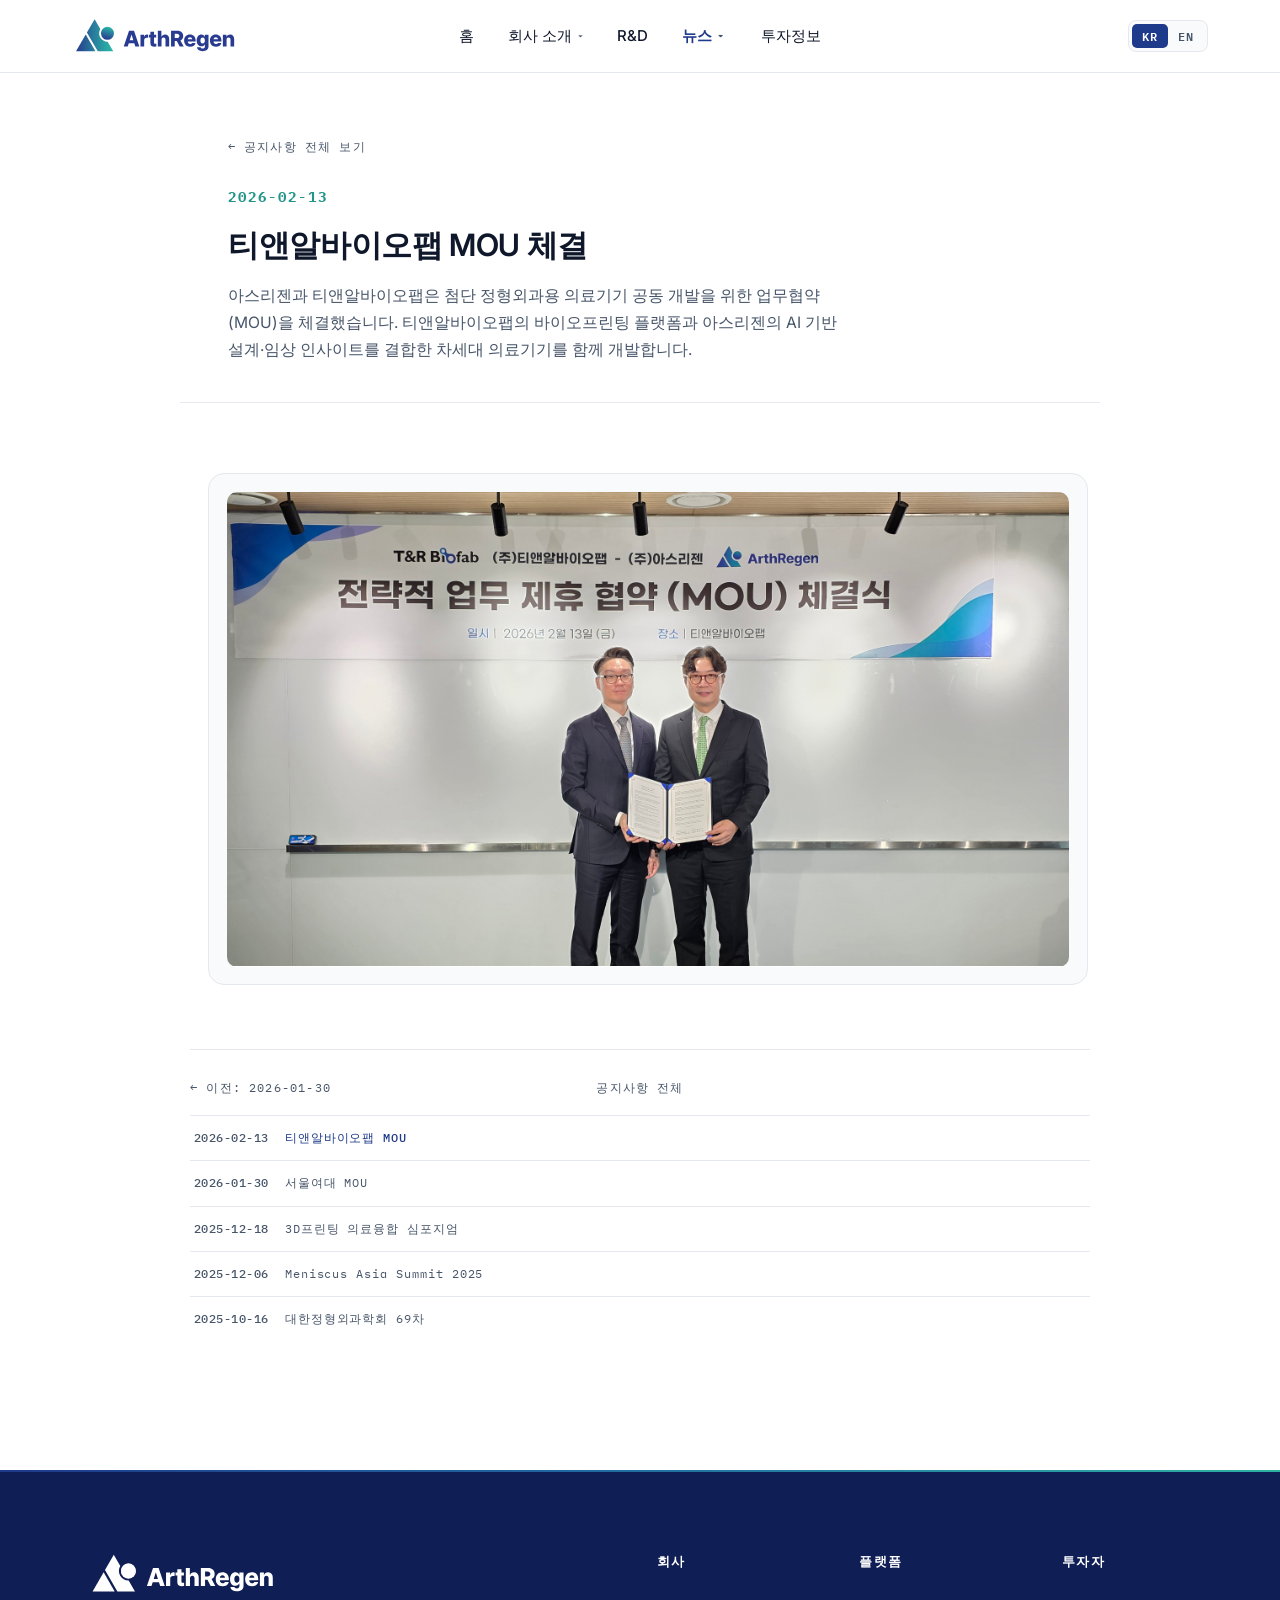
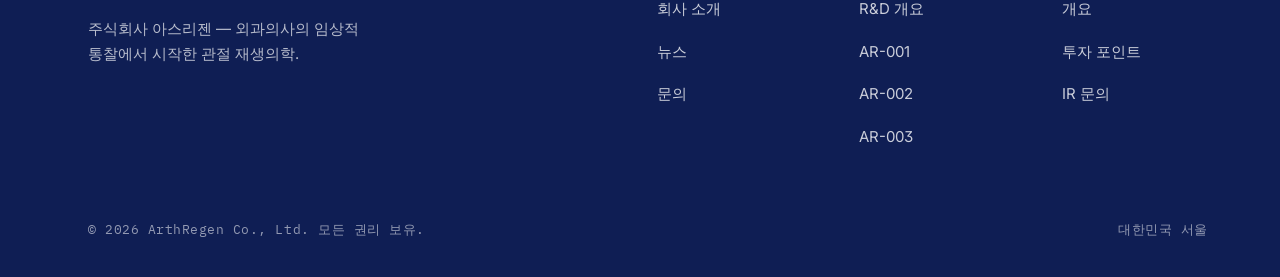
<file: announcements/tnr-biofab-mou-2026-02-13.html>
<!DOCTYPE html>
<html lang="ko" data-default-lang="ko">
<head>
  <meta charset="UTF-8" />
  <meta name="viewport" content="width=device-width, initial-scale=1" />
  <title>MOU signed with T&amp;R Biofab · ArthRegen</title>
  <meta name="description" content="ArthRegen and T&R Biofab signed a memorandum of understanding for joint development of advanced orthopedic medical devices, combining T&R Bi" />
  <meta name="theme-color" content="#1E3A8A" />
  <link rel="icon" type="image/svg+xml" href="../assets/img/logo.svg" />
  <link rel="preconnect" href="https://fonts.googleapis.com" />
  <link rel="preconnect" href="https://fonts.gstatic.com" crossorigin />
  <link href="https://fonts.googleapis.com/css2?family=Inter:wght@300;400;500;600;700&family=IBM+Plex+Mono:wght@400;500&family=Pretendard+Variable&display=swap" rel="stylesheet" />
  <link rel="stylesheet" href="../assets/css/styles.css" />
</head>
<body data-lang="ko">

  <header class="site-nav">
    <div class="container site-nav__inner">
      <a href="../index.html" class="site-nav__logo" aria-label="ArthRegen home">
        <img src="../assets/img/logo.svg" alt="ArthRegen" />
      </a>
            <nav aria-label="Primary">
        <ul class="site-nav__links">
          <li><a href="../index.html"><span lang="en">Home</span><span lang="ko">홈</span></a></li>
          <li class="has-dropdown"><a href="../about.html" aria-haspopup="true" aria-expanded="false"><span lang="en">About</span><span lang="ko">회사 소개</span><span class="dropdown-caret" aria-hidden="true">▾</span></a>
            <ul class="site-nav__dropdown" aria-label="About sections">
              <li><a href="../about.html"><span lang="en">Company</span><span lang="ko">회사</span></a></li>
              <li><a href="../founder.html"><span lang="en">Founder</span><span lang="ko">창립자</span></a></li>
            </ul>
          </li>
          <li><a href="../rd.html"><span lang="en">R&D</span><span lang="ko">R&D</span></a></li>
          <li class="has-dropdown"><a href="../news.html" class="is-active" aria-haspopup="true" aria-expanded="false"><span lang="en">News</span><span lang="ko">뉴스</span><span class="dropdown-caret" aria-hidden="true">▾</span></a>
            <ul class="site-nav__dropdown" aria-label="News sections">
              <li><a href="../news.html#announcements"><span lang="en">Announcements</span><span lang="ko">공지사항</span></a></li>
              <li><a href="../news.html#press"><span lang="en">Press coverage</span><span lang="ko">언론보도</span></a></li>
              <li><a href="../news.html#media"><span lang="en">Media</span><span lang="ko">미디어</span></a></li>
            </ul>
          </li>
          <li><a href="../investors.html"><span lang="en">Investors</span><span lang="ko">투자정보</span></a></li>
        </ul>
      </nav>
      <div class="site-nav__right">
        <div class="lang-toggle" role="tablist" aria-label="Language">
          <button data-lang-btn="ko" class="is-active" role="tab">KR</button>
          <button data-lang-btn="en" role="tab">EN</button>
        </div>
        <button class="nav-toggle" aria-label="Toggle menu"><span></span><span></span><span></span></button>
      </div>
    </div>
  </header>

  <main>

  <section class="detail-hero">
    <div class="container" data-reveal>
      <a href="../news.html" class="detail-hero__back"><span aria-hidden="true">←</span> <span lang="en">Back to all announcements</span><span lang="ko">공지사항 전체 보기</span></a>
      <div class="detail-hero__date">2026-02-13</div>
      <h1><span lang="en">MOU signed with T&amp;R Biofab</span><span lang="ko">티앤알바이오팹 MOU 체결</span></h1>
      <p><span lang="en">ArthRegen and T&amp;R Biofab signed a memorandum of understanding for joint development of advanced orthopedic medical devices, combining T&amp;R Biofab's bioprinting platform with ArthRegen's AI-driven design and clinical insight.</span><span lang="ko">아스리젠과 티앤알바이오팹은 첨단 정형외과용 의료기기 공동 개발을 위한 업무협약(MOU)을 체결했습니다. 티앤알바이오팹의 바이오프린팅 플랫폼과 아스리젠의 AI 기반 설계·임상 인사이트를 결합한 차세대 의료기기를 함께 개발합니다.</span></p>
    </div>
  <hr class="detail-hero__divider" />

  </section>

  <section class="detail-gallery-section">
    <div class="container">
      <div class="carousel" data-carousel data-reveal aria-label="Image carousel">
        <div class="carousel__viewport">
          <div class="carousel__track">
          <figure class="carousel__slide" data-zoom><img src="../assets/img/news/event5.jpg" alt="MOU signed with T&R Biofab" loading="lazy" /></figure>
          </div>
          <button type="button" class="carousel__arrow carousel__arrow--prev" aria-label="Previous image">‹</button>
          <button type="button" class="carousel__arrow carousel__arrow--next" aria-label="Next image">›</button>
        </div>
        <div class="carousel__footer">
          <div class="carousel__dots" role="tablist" aria-label="Image selector"></div>
          <div class="carousel__count" aria-hidden="true"></div>
        </div>
      </div>

      <div class="detail-nav">
        <a class="detail-nav__prev" href="swu-mou-2026-01-30.html"><span lang="en">Previous: 2026-01-30</span><span lang="ko">이전: 2026-01-30</span></a>
        <a href="../news.html" class="detail-nav__back"><span lang="en">All announcements</span><span lang="ko">공지사항 전체</span></a>
        <span></span>
      </div>

      <ul class="detail-nav__list" aria-label="All announcements">
        <li><a href="tnr-biofab-mou-2026-02-13.html" aria-current="page"><span class="date">2026-02-13</span><span lang="en">MOU with T&amp;R Biofab</span><span lang="ko">티앤알바이오팹 MOU</span></a></li>
        <li><a href="swu-mou-2026-01-30.html"><span class="date">2026-01-30</span><span lang="en">MOU with Seoul Women's University</span><span lang="ko">서울여대 MOU</span></a></li>
        <li><a href="3d-print-symposium-2025-12-18.html"><span class="date">2025-12-18</span><span lang="en">3D-Printing Medical Symposium</span><span lang="ko">3D프린팅 의료융합 심포지엄</span></a></li>
        <li><a href="meniscus-asia-summit-2025-12-06.html"><span class="date">2025-12-06</span><span lang="en">The Meniscus Asia Summit 2025</span><span lang="ko">Meniscus Asia Summit 2025</span></a></li>
        <li><a href="koa-2025-10-16.html"><span class="date">2025-10-16</span><span lang="en">KOA 69th Autumn Congress</span><span lang="ko">대한정형외과학회 69차</span></a></li>
      </ul>
    </div>
  </section>

  </main>

  <footer class="site-footer">
    <div class="container">
      <div class="site-footer__grid">
        <div class="site-footer__brand">
          <img src="../assets/img/logo-white.svg" alt="ArthRegen" class="site-footer__brand-img" />
          <p><span lang="en">ArthRegen Co., Ltd. — regenerative joint medicine born from a surgeon's clinical insight.</span><span lang="ko">주식회사 아스리젠 — 외과의사의 임상적 통찰에서 시작한 관절 재생의학.</span></p>
        </div>
        <div><h4><span lang="en">Company</span><span lang="ko">회사</span></h4>
          <ul>
            <li class="has-dropdown"><a href="../about.html" aria-haspopup="true" aria-expanded="false"><span lang="en">About</span><span lang="ko">회사 소개</span><span class="dropdown-caret" aria-hidden="true">▾</span></a>
            <ul class="site-nav__dropdown" aria-label="About sections">
              <li><a href="../about.html"><span lang="en">Company</span><span lang="ko">회사</span></a></li>
              <li><a href="../founder.html"><span lang="en">Founder</span><span lang="ko">창립자</span></a></li>
            </ul>
          </li>
            <li><a href="../news.html"><span lang="en">News</span><span lang="ko">뉴스</span></a></li>
            <li><a href="../investors.html#contact"><span lang="en">Contact</span><span lang="ko">문의</span></a></li>
          </ul>
        </div>
        <div><h4><span lang="en">Platform</span><span lang="ko">플랫폼</span></h4>
          <ul>
            <li><a href="../rd.html"><span lang="en">R&amp;D overview</span><span lang="ko">R&amp;D 개요</span></a></li>
            <li><a href="../rd.html#ar-001">AR-001</a></li>
            <li><a href="../rd.html#ar-002">AR-002</a></li>
            <li><a href="../rd.html#ar-003">AR-003</a></li>
          </ul>
        </div>
        <div><h4><span lang="en">Investors</span><span lang="ko">투자자</span></h4>
          <ul>
            <li><a href="../investors.html"><span lang="en">Overview</span><span lang="ko">개요</span></a></li>
            <li><a href="../investors.html#why"><span lang="en">Why ArthRegen</span><span lang="ko">투자 포인트</span></a></li>
            <li><a href="../investors.html#contact"><span lang="en">IR contact</span><span lang="ko">IR 문의</span></a></li>
          </ul>
        </div>
      </div>
      <nav class="site-footer__mobile-nav" aria-label="Footer navigation">
        <ul>
          <li><a href="../index.html"><span lang="en">Home</span><span lang="ko">홈</span></a></li>
          <li class="has-dropdown"><a href="../about.html" aria-haspopup="true" aria-expanded="false"><span lang="en">About</span><span lang="ko">회사 소개</span><span class="dropdown-caret" aria-hidden="true">▾</span></a>
            <ul class="site-nav__dropdown" aria-label="About sections">
              <li><a href="../about.html"><span lang="en">Company</span><span lang="ko">회사</span></a></li>
              <li><a href="../founder.html"><span lang="en">Founder</span><span lang="ko">창립자</span></a></li>
            </ul>
          </li>
          <li><a href="../rd.html"><span lang="en">R&amp;D</span><span lang="ko">R&amp;D</span></a></li>
          <li><a href="../news.html"><span lang="en">News</span><span lang="ko">뉴스</span><span class="dropdown-caret" aria-hidden="true">▾</span></a></li>
          <li><a href="../investors.html"><span lang="en">Investors</span><span lang="ko">투자정보</span></a></li>
        </ul>
      </nav>
      <div class="site-footer__bottom">
        <div>&copy; <span data-year>2026</span> ArthRegen Co., Ltd. <span class="site-footer__rights"><span lang="en">All rights reserved.</span><span lang="ko">모든 권리 보유.</span></span></div>
        <div><span lang="en">Seoul, Republic of Korea</span><span lang="ko">대한민국 서울</span></div>
      </div>
    </div>
  </footer>

  <script src="../assets/js/main.js"></script>
</body>
</html>
</file>
<file: assets/css/styles.css>
/* ============================================================
   ArthRegen — Brand System v0.2 implementation
   Strategic palette: Navy #1E3A8A · Blue #2168A0 · Teal #2DB1A4
   Type pair: Inter (Latin) + Pretendard (Korean) + IBM Plex Mono (data)
   ============================================================ */

:root {
  /* ---- Brand colors (Brand System v0.2 §5.2) ---- */
  --navy: #1E3A8A;          /* primary type, wordmark, primary UI */
  --navy-700: #182E6E;
  --navy-900: #0F1E54;
  --blue: #2168A0;          /* mid-tone, gradient anchor */
  --blue-mid: #2796A1;      /* interpolated mid-teal */
  --teal: #2DB1A4;          /* accent within range, data highlights */
  --teal-600: #229588;
  --teal-100: #E5F4F2;
  --teal-50:  #F2FAF8;

  /* ---- Neutrals (Brand System v0.2 §5.3) ---- */
  --ink: #0F172A;           /* body type on light surfaces */
  --ink-soft: #1F2937;      /* slightly softer ink for long copy */
  --slate: #475569;         /* secondary type, captions */
  --slate-300: #94A3B8;     /* tertiary, hairline-on-dark */
  --mist: #E2E8F0;          /* dividers, subtle backgrounds */
  --bone: #F8FAFC;          /* page backgrounds */
  --line: #E5E8EE;          /* slightly cooler hairline */
  --line-strong: #D5DAE3;
  --bg: #FFFFFF;
  --bg-alt: #F8FAFC;
  --bg-soft: #EEF2F8;
  --muted: #475569;
  --text: #0F172A;

  /* ---- Signature gradient (Brand System §5.5 — navy → blue → teal) ---- */
  --grad-brand: linear-gradient(90deg,
    #1E3A8A 0%,
    #2168A0 45%,
    #2796A1 80%,
    #2DB1A4 100%);
  --grad-brand-diag: linear-gradient(135deg,
    #1E3A8A 0%,
    #2168A0 45%,
    #2796A1 80%,
    #2DB1A4 100%);
  --grad-brand-soft: linear-gradient(135deg,
    rgba(30,58,138,.96) 0%,
    rgba(33,104,160,.92) 45%,
    rgba(39,150,161,.86) 80%,
    rgba(45,177,164,.82) 100%);
  --grad-brand-rule: linear-gradient(90deg,
    #1E3A8A 0%,
    #2168A0 45%,
    #2DB1A4 100%);

  /* ---- Typography (Brand System v0.2 §6) ---- */
  --f-sans: 'Inter','Pretendard Variable','Pretendard',-apple-system,BlinkMacSystemFont,'Segoe UI','Helvetica Neue',Arial,'Apple SD Gothic Neo','Noto Sans KR',sans-serif;
  --f-display: var(--f-sans);
  --f-mono: 'IBM Plex Mono', ui-monospace, SFMono-Regular, Menlo, Consolas, monospace;

  /* ---- Rhythm ---- */
  --container: 1200px;
  --container-narrow: 960px;
  --radius-sm: 6px;
  --radius: 10px;
  --radius-lg: 16px;
  --radius-xl: 24px;
  /* Restrained, clinical-brand shadows (Brand System §9: calm, restrained) */
  --shadow-sm: 0 1px 2px rgba(15,23,42,.04);
  --shadow-md: 0 6px 18px rgba(15,23,42,.06), 0 1px 2px rgba(15,23,42,.04);
  --shadow-lg: 0 16px 40px rgba(15,23,42,.08), 0 2px 6px rgba(15,23,42,.04);
  --shadow-focus: 0 0 0 3px rgba(45,177,164,.35);
  --nav-h: 72px;
  --ease: cubic-bezier(.22,.61,.36,1);
  --ease-settle: cubic-bezier(.16,1,.3,1);

  /* ---- Section rhythm tokens ---- */
  --section-y: clamp(80px, 10vw, 144px);
  --section-y-tight: clamp(56px, 7vw, 96px);
}

/* -------- Skip link & a11y -------- */
.skip-link {
  position: absolute;
  left: 8px; top: 8px;
  background: var(--navy);
  color: #fff;
  padding: 10px 16px;
  border-radius: 8px;
  font-weight: 600;
  font-size: .9rem;
  z-index: 200;
  transform: translateY(-150%);
  transition: transform .2s var(--ease);
}
.skip-link:focus { transform: translateY(0); color: #fff; }
.visually-hidden:not(:focus):not(:active) {
  clip: rect(0 0 0 0);
  clip-path: inset(50%);
  height: 1px; width: 1px;
  overflow: hidden;
  position: absolute;
  white-space: nowrap;
}

/* -------- Reset & base -------- */
*, *::before, *::after { box-sizing: border-box; }
html {
  -webkit-text-size-adjust: 100%;
  scroll-behavior: smooth;
  /* Match the footer color so any overscroll (macOS rubber-band) past the
     footer or extra space on tall viewports doesn't reveal a white gap. */
  background: var(--navy-900);
}
body {
  margin: 0;
  font-family: var(--f-sans);
  font-size: 19px;             /* upsized for stronger editorial presence */
  line-height: 1.65;           /* Latin default per §3.6, slightly loosened for breathability */
  color: var(--ink);
  background: var(--bg);
  min-height: 100vh;
  display: flex;
  flex-direction: column;
  -webkit-font-smoothing: antialiased;
  -moz-osx-font-smoothing: grayscale;
  font-feature-settings: 'kern', 'liga', 'calt', 'ss01';
  text-rendering: optimizeLegibility;
}
@media (max-width: 720px) {
  body { font-size: 17px; line-height: 1.6; }
}
img, svg { max-width: 100%; display: block; }
main { flex: 1 0 auto; display: block; }
.site-footer { flex-shrink: 0; }
/* Footer doesn't need the nav dropdown — it was duplicated from the header
   markup. The hidden (opacity:0) absolute-positioned UL was extending past
   the body and inflating scrollHeight, creating dead space below the footer. */
.site-footer .site-nav__dropdown,
.site-footer .dropdown-caret { display: none; }
/* Mobile dropdowns (About, News) stay visible inside the hamburger drawer
   so users can expand to the sub-items (Company/Founder, Announcements/etc.)
   — the inline-nested layout is defined under the mobile media query below
   and the JS already toggles `.is-open` on the parent <li>. */
a { color: var(--navy); text-decoration: none; transition: color .2s var(--ease); }
a:hover { color: var(--teal-600); }
:focus-visible { outline: 2px solid var(--teal); outline-offset: 3px; border-radius: 4px; }

h1, h2, h3, h4 {
  font-family: var(--f-display);
  color: var(--ink);
  letter-spacing: -0.018em;
  line-height: 1.15;
  margin: 0 0 .5em;
  font-weight: 700;            /* upsized weight for stronger title emphasis */
  text-wrap: balance;
}
/* Display (hero) — upsized for stronger presence */
.display, h1.display {
  font-size: clamp(3rem, 6vw, 4.5rem);
  letter-spacing: -0.024em;
  line-height: 1.04;
  font-weight: 700;
}
/* H1 — upsized */
h1 {
  font-size: clamp(2.5rem, 4.4vw, 3.5rem);
  letter-spacing: -0.022em;
  line-height: 1.1;
}
/* H2 — upsized */
h2 {
  font-size: clamp(2.5rem, 3.8vw, 3.375rem);
  letter-spacing: -0.018em;
  line-height: 1.18;
  color: #1E293B;
}
/* H3 — upsized, bumped to SemiBold for clearer hierarchy */
h3 {
  font-size: clamp(1.3125rem, 1.7vw, 1.625rem);
  font-weight: 600;
  letter-spacing: -0.01em;
  line-height: 1.3;
}
h4 { font-size: 1.1875rem; letter-spacing: -0.006em; font-weight: 600; }

p  { margin: 0 0 1rem; text-wrap: pretty; }
::selection { background: rgba(45,177,164,.30); color: var(--ink); }

/* Korean rhythm: tighter break logic, taller line-height */
:lang(ko) { word-break: keep-all; line-break: strict; line-height: 1.72; }
[lang="ko"] { line-height: 1.72; }
/* Korean tracking on display headlines — slightly less aggressive than Latin */
h1[lang="ko"], h2[lang="ko"], h3[lang="ko"],
h1 [lang="ko"], h2 [lang="ko"], h3 [lang="ko"] { letter-spacing: -0.012em; }
/* Korean spans inside headings should inherit the heading's tight line-height,
   not the global :lang(ko) body line-height of 1.72.
   Also covers .grad spans nested inside lang="ko" — without this, :lang(ko)
   matches them too and forces 1.72 line-height on the gradient text, causing
   uneven line spacing when the gradient phrase wraps across lines. */
h1 [lang="ko"], h2 [lang="ko"], h3 [lang="ko"], h4 [lang="ko"],
h1[lang="ko"], h2[lang="ko"], h3[lang="ko"], h4[lang="ko"],
h1 .grad, h2 .grad, h3 .grad, h4 .grad { line-height: inherit; }

/* Mono accent class */
.mono, code, samp, kbd { font-family: var(--f-mono); }
.mono { color: var(--slate); font-size: .82em; letter-spacing: .01em; }

/* -------- Layout -------- */
.container { max-width: var(--container); margin: 0 auto; padding: 0 32px 0 48px; }
@media (max-width: 720px) { .container { padding: 0 22px 0 24px; } }
.section { padding: var(--section-y) 0; }
.section--tight { padding: var(--section-y-tight) 0; }
/* Tighten the last section's bottom padding so it doesn't create a large
   empty gap above the footer */
main > section:last-child { padding-bottom: clamp(90px, 8.8vw, 138px); }
@media (min-width: 768px) {
  main > section:last-child { padding-bottom: clamp(110px, 10vw, 160px); }
}
.section--alt { background: var(--bg-alt); }
.section--dark { background: var(--navy-900); color: rgba(255,255,255,.82); }
.section--dark h1, .section--dark h2, .section--dark h3, .section--dark h4 { color: #fff; }
.section--dark p { color: rgba(255,255,255,.82); }
.section--dark .lead { color: rgba(255,255,255,.78); }
/* Tighten the padding between two adjacent same-background sections so the
   transition reads as one continuous flow rather than two separate bands. */
.section:has(+ .section:not(.section--alt):not(.section--dark)) {
  padding-bottom: clamp(48px, 6vw, 88px);
}
.section + .section:not(.section--alt):not(.section--dark) {
  padding-top: clamp(48px, 6vw, 88px);
}

.eyebrow {
  display: inline-flex;
  align-items: center;
  gap: 14px;
  font-family: var(--f-mono);
  font-size: 17px;
  font-weight: 600;
  letter-spacing: .14em;
  text-transform: uppercase;
  color: var(--slate);
  margin-bottom: 24px;
}
.eyebrow::before {
  content: "";
  width: 32px;
  height: 2px;
  background: var(--teal);
  flex-shrink: 0;
}
.section--dark .eyebrow { color: rgba(255,255,255,.72); }
.section--dark .eyebrow::before { background: var(--teal); }

/* Signature gradient text — for headline emphasis (Brand Guidelines §5.5).
   Used sparingly: gradient is connective element, not default surface.
   On light backgrounds the gradient reads navy → teal. On dark backgrounds
   the gradient lifts into teal-mint range to maintain contrast.
   Animated: background-size 200% + slow position shift creates subtle
   shimmer in the gradient without changing the color scheme. */
.grad {
  background: var(--grad-brand);
  background-size: 250% 250%;
  -webkit-background-clip: text;
          background-clip: text;
  color: transparent;
  -webkit-text-fill-color: transparent;
  font-weight: 600;
  animation: gradShift 6s ease-in-out infinite alternate;
}
@keyframes gradShift {
  0%   { background-position: 0% 30%; }
  50%  { background-position: 100% 70%; }
  100% { background-position: 0% 30%; }
}
@media (prefers-reduced-motion: reduce) {
  .grad { animation: none; }
}
.page-hero .grad,
.callout .grad,
.section--dark .grad {
  background: linear-gradient(90deg, #7DEFE8 0%, #4DDCD0 45%, #2DB1A4 100%);
  background-size: 250% 250%;
  -webkit-background-clip: text;
          background-clip: text;
}
/* Hero — full brand-signature gradient (navy → blue → teal),
   brightness-lifted so the navy stop stays legible against the dark hero */
.hero .grad {
  background: linear-gradient(90deg,
    #6FA1DA 0%,
    #5BA8C9 35%,
    #4FBDB6 70%,
    #6FE5D8 100%);
  background-size: 250% 250%;
  -webkit-background-clip: text;
          background-clip: text;
}
@supports not (background-clip: text) {
  .grad { color: var(--teal-600); -webkit-text-fill-color: currentColor; }
  .hero .grad, .page-hero .grad, .callout .grad, .section--dark .grad {
    color: #7DEFE8; -webkit-text-fill-color: currentColor;
  }
}

.lead {
  font-size: 1.0625rem;
  color: var(--slate);
  max-width: 62ch;
  line-height: 1.6;
  letter-spacing: -0.004em;
}
:lang(ko) .lead, [lang="ko"].lead, .lead[lang="ko"] { line-height: 1.72; }

/* -------- Buttons -------- */
.btn {
  display: inline-flex;
  align-items: center;
  gap: 10px;
  padding: 12px 22px;
  font: 500 1rem/1 var(--f-sans);
  letter-spacing: -0.002em;
  border-radius: 14px;
  border: 1px solid transparent;
  cursor: pointer;
  transition: background .2s var(--ease), color .2s var(--ease), border-color .2s var(--ease), box-shadow .2s var(--ease);
  white-space: nowrap;
}
.btn--primary { background: var(--navy); color: #fff; }
.btn--primary:hover { background: var(--navy-700); color: #fff; box-shadow: var(--shadow-md); }
.btn--accent { background: var(--teal); color: #fff; }
.btn--accent:hover { background: var(--teal-600); color: #fff; box-shadow: var(--shadow-md); }
.btn--ghost { background: transparent; color: var(--navy); border-color: var(--line-strong); }
.btn--ghost:hover { border-color: var(--navy); color: var(--navy); background: var(--bone); }
.btn--on-dark { background: #fff; color: var(--navy); }
.btn--on-dark:hover { background: var(--teal-100); color: var(--navy); }
.btn--link {
  padding: 0;
  background: transparent;
  color: var(--navy);
  border-radius: 0;
  font-weight: 600;
  border-bottom: 1px solid currentColor;
  padding-bottom: 2px;
}
.btn--link:hover { color: var(--teal-600); background: transparent; box-shadow: none; }
.btn .arrow { transition: transform .2s var(--ease); display: inline-block; }
.btn:hover .arrow { transform: translateX(3px); }

/* -------- Nav -------- */
.site-nav {
  position: sticky;
  top: 0;
  z-index: 50;
  background: #fff;
  border-bottom: 1px solid var(--line);
}
.site-nav__inner {
  /* 1fr auto 1fr grid centers the nav (auto column) within the viewport
     instead of just spacing it between logo and right-side items.
     Logo and right side get equal space on either side. */
  display: grid;
  grid-template-columns: 1fr auto 1fr;
  align-items: center;
  height: var(--nav-h);
  gap: 24px;
}
/* Override the global .container's asymmetric padding (48px left / 32px right)
   on the nav so the menu sits true-center in the viewport. */
.site-nav__inner.container { padding-left: 32px; padding-right: 32px; }
.site-nav__logo {
  display: inline-flex;
  align-items: center;
  text-decoration: none;
  line-height: 1;
  justify-self: start;
}
.site-nav__logo img {
  display: block;
  width: auto;
  height: 42px;
}
@media (max-width: 720px) {
  .site-nav__logo img { height: 40px; }
}

/* Footer brand logo */
.site-footer__brand-img {
  height: 48px;
  width: auto;
  display: block;
  margin-bottom: 4px;
}
.site-nav__links {
  display: flex;
  align-items: center;
  gap: 6px;
  list-style: none;
  margin: 0;
  padding: 0;
}
.site-nav__links a {
  display: inline-block;
  padding: 10px 14px;
  font-weight: 500;
  font-size: .9375rem;
  color: var(--ink);
  border-radius: 6px;
  transition: color .15s var(--ease);
}
.site-nav__links a:hover { color: var(--navy); }
.site-nav__links a.is-active { color: var(--navy); font-weight: 600; }

/* ── Dropdown sub-menu ── */
.site-nav__links li.has-dropdown { position: relative; }
.site-nav__links li.has-dropdown > a { display: inline-flex; align-items: center; gap: 4px; }
.dropdown-caret {
  display: inline-block;
  font-size: .65em;
  transition: transform .2s var(--ease);
  margin-left: 2px;
  color: var(--slate);
}
.site-nav__dropdown {
  position: absolute;
  top: 100%;
  left: 0;
  min-width: 220px;
  background: #fff;
  border: 1px solid var(--line);
  border-radius: 12px;
  box-shadow: var(--shadow-md);
  list-style: none;
  margin: 6px 0 0;
  padding: 6px;
  opacity: 0;
  visibility: hidden;
  transform: translateY(-4px);
  transition: opacity .18s var(--ease), transform .18s var(--ease), visibility .18s var(--ease);
  z-index: 60;
}
.site-nav__dropdown li { margin: 0; }
.site-nav__dropdown a {
  display: block;
  padding: 10px 14px;
  font-size: .9rem;
  font-weight: 500;
  color: var(--ink);
  border-radius: 8px;
  transition: background .15s var(--ease), color .15s var(--ease);
}
.site-nav__dropdown a:hover,
.site-nav__dropdown a:focus-visible {
  background: var(--bg-soft);
  color: var(--navy);
}
/* Show on hover (desktop) and keyboard focus */
.site-nav__links li.has-dropdown:hover > .site-nav__dropdown,
.site-nav__links li.has-dropdown:focus-within > .site-nav__dropdown,
.site-nav__links li.has-dropdown.is-open > .site-nav__dropdown {
  opacity: 1;
  visibility: visible;
  transform: translateY(0);
}
.site-nav__links li.has-dropdown:hover > a > .dropdown-caret,
.site-nav__links li.has-dropdown:focus-within > a > .dropdown-caret,
.site-nav__links li.has-dropdown.is-open > a > .dropdown-caret {
  transform: rotate(180deg);
  color: var(--navy);
}
.site-nav__links a.is-active::after {
  content: "";
  display: block;
  height: 2px;
  background: var(--teal);
  margin-top: 4px;
  border-radius: 2px;
}
/* Dropdown items: underline only the word, matching the nav bar's bar style
   (2px teal bar with a 4px gap below the text). Drawn on the visible lang
   <span> so it spans only the word width. */
.site-nav__dropdown a.is-active::after { display: none; }
.site-nav__dropdown a.is-active > span[lang] {
  display: inline-block;
  position: relative;
}
.site-nav__dropdown a.is-active > span[lang]::after {
  content: "";
  display: block;
  height: 2px;
  background: var(--teal);
  margin-top: 4px;
  border-radius: 2px;
}
.site-nav__right { display: flex; align-items: center; gap: 14px; justify-self: end; }

.lang-toggle {
  display: inline-flex;
  align-items: center;
  background: var(--bone);
  border-radius: 8px;
  padding: 3px;
  border: 1px solid var(--line);
}
.lang-toggle button {
  appearance: none;
  border: 0;
  background: transparent;
  color: var(--slate);
  padding: 6px 10px;
  font: 600 .75rem/1 var(--f-mono);
  letter-spacing: .08em;
  border-radius: 5px;
  cursor: pointer;
  transition: background .15s var(--ease), color .15s var(--ease);
}
.lang-toggle button:hover { color: var(--navy); }
.lang-toggle button.is-active {
  background: var(--navy);
  color: #fff;
}

.nav-toggle {
  appearance: none;
  display: none;
  border: 0;
  background: transparent;
  padding: 8px;
  cursor: pointer;
}
.nav-toggle span {
  display: block; width: 22px; height: 2px; background: var(--ink); margin: 5px 0; border-radius: 2px;
  transition: transform .25s var(--ease), opacity .2s var(--ease);
}

@media (max-width: 1080px) {
  .site-nav__links a { padding: 10px 10px; font-size: .9rem; }
}
@media (max-width: 960px) {
  .nav-toggle { display: block; }
  .site-nav__links {
    position: absolute;
    top: var(--nav-h);
    left: 0; right: 0;
    flex-direction: column;
    align-items: stretch;
    background: #fff;
    padding: 12px 20px 24px;
    border-bottom: 1px solid var(--line);
    gap: 0;
    transform: translateY(-12px);
    opacity: 0;
    pointer-events: none;
    transition: all .25s var(--ease);
    max-height: calc(100vh - var(--nav-h));
    overflow-y: auto;
  }
  .site-nav.is-open .site-nav__links { transform: translateY(0); opacity: 1; pointer-events: auto; }
  .site-nav__links a { padding: 14px 10px; border-bottom: 1px solid var(--line); border-radius: 0; }

  /* Mobile dropdown — render inline (nested) instead of absolute popover */
  .site-nav__dropdown {
    position: static;
    box-shadow: none;
    border: 0;
    border-radius: 0;
    margin: 0;
    padding: 0;
    opacity: 1;
    visibility: visible;
    transform: none;
    background: var(--bg-alt);
    max-height: 0;
    overflow: hidden;
    transition: max-height .25s var(--ease);
  }
  .site-nav__links li.has-dropdown.is-open > .site-nav__dropdown { max-height: 280px; }
  .site-nav__dropdown a {
    padding: 12px 24px;
    font-size: .9rem;
    border-radius: 0;
    border-bottom: 1px solid var(--line);
  }
  .site-nav__dropdown li:last-child a { border-bottom: 0; }

  /* Mobile-only: News has no dropdown — render it as a plain link */
  .site-nav__links a[href="news.html"] + .site-nav__dropdown { display: none; }
  .site-nav__links a[href="news.html"] .dropdown-caret { display: none; }
}

/* -------- Hero -------- */
.hero {
  position: relative;
  min-height: 92dvh;
  display: flex;
  align-items: center;
  overflow: hidden;
  isolation: isolate;
  background:
    radial-gradient(900px 520px at 82% 8%, rgba(45,177,164,.18), transparent 60%),
    radial-gradient(720px 480px at 8% 95%, rgba(33,104,160,.22), transparent 65%),
    linear-gradient(150deg, #0c1c52 0%, #15276b 55%, #1E3A8A 100%);
  color: rgba(255,255,255,.86);
  padding: clamp(88px, 10vw, 140px) 0 clamp(50px, 5.3vw, 74px);
}
/* Force the grid to fill the container so `margin: 0 auto` centers based on
   the standard 1200px max-width (aligning hero text with the nav logo)
   instead of the grid's intrinsic 720px track width. */
.hero > .container.hero__grid { width: 100%; }
@media (max-width: 720px) {
  .hero {
    min-height: 0;
    display: block;
    padding: 76px 0 64px;
  }
  /* Shift the hero background video slightly left on mobile */
  .hero .hero__video { object-position: 20% center; }
}
/* Background video */
.hero__video {
  position: absolute;
  inset: 0;
  width: 100%;
  height: 100%;
  object-fit: cover;
  object-position: center;
  z-index: -3;
  pointer-events: none;
  filter: saturate(0.88) brightness(0.82) contrast(1.12) blur(1px);
}
/* Brand-color overlay layered on top of the video — stronger gradient so
   the teal/blue color shift reads clearly as the primary surface treatment */
.hero::before {
  content: "";
  position: absolute; inset: 0;
  z-index: -2;
  background:
    radial-gradient(1100px 620px at 84% 6%, rgba(45,177,164,.32), transparent 62%),
    radial-gradient(900px 580px at 6% 96%, rgba(33,104,160,.36), transparent 64%),
    linear-gradient(150deg, rgba(8,18,52,.78) 0%, rgba(15,30,84,.66) 50%, rgba(30,58,138,.48) 100%);
  pointer-events: none;
}
/* Soft vertical wash + localized darken behind the text block for legibility
   (dot-grid texture removed — was distracting against the gradient) */
.hero::after {
  content: "";
  position: absolute; inset: 0;
  z-index: -1;
  background:
    radial-gradient(ellipse 60% 70% at 24% 48%, rgba(8,18,52,.55), transparent 72%),
    linear-gradient(180deg, rgba(8,18,52,.42) 0%, rgba(8,18,52,.14) 45%, transparent 100%);
  -webkit-mask-image: linear-gradient(180deg, rgba(0,0,0,.95), rgba(0,0,0,.65) 60%, rgba(0,0,0,.35));
          mask-image: linear-gradient(180deg, rgba(0,0,0,.95), rgba(0,0,0,.65) 60%, rgba(0,0,0,.35));
  pointer-events: none;
}

.hero h1 {
  color: #fff;
  max-width: 19ch;
  font-size: clamp(3.25rem, 6.5vw, 5rem);
  letter-spacing: -0.024em;
  line-height: 1.04;
  font-weight: 700;
  margin-bottom: 12px;
}
.hero .eyebrow {
  color: rgba(229,244,242,.92);
  font-size: 17px;
  margin-bottom: 20px;
}
.hero .eyebrow::before { background: var(--teal); }
.hero p {
  color: rgba(255,255,255,.78);
  font-size: clamp(1.1875rem, 1.5vw, 1.4375rem);
  max-width: 52ch;
  line-height: 1.65;
  margin-bottom: 8px;
}
.hero__cta { margin-top: 20px; display: flex; gap: 12px; flex-wrap: wrap; }

.hero__chips {
  list-style: none;
  padding: 0;
  margin: 28px 0 0;
  display: flex;
  flex-wrap: wrap;
  gap: 8px;
}
.hero__chips li {
  display: inline-flex;
  align-items: center;
  gap: 10px;
  padding: 6px 16px;
  border: 1px solid rgba(255,255,255,.16);
  background: rgba(255,255,255,.03);
  border-radius: 999px;
  font-family: var(--f-mono);
  font-size: .9rem;
  letter-spacing: .12em;
  text-transform: uppercase;
  color: rgba(229,244,242,.92);
  white-space: nowrap;
  transition: border-color .25s var(--ease), background .25s var(--ease);
}
.hero__chips li:hover {
  border-color: rgba(45,177,164,.5);
  background: rgba(45,177,164,.08);
}
.hero__chips li::before {
  content: "";
  width: 5px;
  height: 5px;
  border-radius: 50%;
  background: var(--teal);
  box-shadow: 0 0 0 0 rgba(45,177,164,.45);
}
@media (prefers-reduced-motion: no-preference) {
  .hero__chips li::before { animation: chipPulse 3s ease-in-out infinite; }
  .hero__chips li:nth-child(2)::before { animation-delay: 1s; }
  .hero__chips li:nth-child(3)::before { animation-delay: 2s; }
}
@keyframes chipPulse {
  0%, 100% { box-shadow: 0 0 0 0 rgba(45,177,164,.45); }
  50% { box-shadow: 0 0 0 6px rgba(45,177,164,0); }
}

.hero__grid {
  display: grid;
  grid-template-columns: minmax(0, 820px);
  gap: 60px;
  align-items: center;
  min-height: clamp(420px, 60vh, 620px);
}
@media (max-width: 860px) {
  .hero__chips { margin-top: 26px; }
}

/* -------- Section header -------- */
.sec-head {
  display: grid;
  grid-template-columns: minmax(280px, 1.05fr) 1fr;
  gap: 56px;
  align-items: start;
  margin-bottom: 40px;
}
.sec-head > div:first-child h2 { margin-bottom: 0; }
.sec-head p {
  margin: 0;
  max-width: 52ch;
  padding-top: 60px;
}
@media (max-width: 820px) {
  .sec-head { grid-template-columns: 1fr; gap: 18px; margin-bottom: 44px; }
  .sec-head p { padding-top: 0; max-width: none; }
}

/* -------- Cards -------- */
.cards { display: grid; gap: 20px; }
.cards--3 { grid-template-columns: repeat(3, 1fr); }
.cards--2 { grid-template-columns: repeat(2, 1fr); }
@media (max-width: 960px) { .cards--3 { grid-template-columns: 1fr 1fr; } }
@media (max-width: 680px) { .cards--3, .cards--2 { grid-template-columns: 1fr; } }

.card {
  background: #fff;
  border: 1px solid var(--line);
  border-radius: var(--radius-lg);
  padding: 32px;
  transition: border-color .25s var(--ease), box-shadow .25s var(--ease), transform .25s var(--ease);
  display: flex; flex-direction: column; height: 100%;
  position: relative;
  overflow: hidden;
}
.card::after {
  content: "";
  position: absolute;
  top: 0; left: 0; right: 0;
  height: 2px;
  background: var(--grad-brand-rule);
  transform: scaleX(0);
  transform-origin: left center;
  transition: transform .35s var(--ease-settle);
}
.card:hover {
  border-color: var(--line-strong);
  box-shadow: var(--shadow-md);
  transform: translateY(-2px);
}
.card:hover::after { transform: scaleX(1); }

/* Whole-card link variant */
a.card.card--link { text-decoration: none; color: inherit; }
a.card.card--link:hover { color: inherit; border-color: var(--navy); }
a.card.card--link:hover .card__link { color: var(--teal-600); }
a.card.card--link:hover .card__link .arrow { transform: translateX(3px); }
a.card.card--link:focus-visible {
  outline: 2px solid var(--teal);
  outline-offset: 3px;
  border-radius: var(--radius-lg);
}
.card__link .arrow { display: inline-block; transition: transform .2s var(--ease); }

.card__tag {
  display: inline-block;
  font-family: var(--f-mono);
  font-size: .8125rem;
  font-weight: 600;
  letter-spacing: .1em;
  text-transform: uppercase;
  padding: 6px 12px;
  border-radius: 4px;
  background: var(--teal-100);
  color: var(--teal-600);
  margin-bottom: 20px;
  align-self: flex-start;
}
.card__name {
  font-family: var(--f-display);
  font-size: 1.875rem;
  font-weight: 700;
  color: var(--navy);
  margin: 2px 0 12px;
  letter-spacing: -0.018em;
  line-height: 1.2;
}
.card__desc {
  color: var(--slate);
  margin-bottom: 22px;
  flex: 1;
  line-height: 1.6;
  font-size: .9375rem;
}
@media (max-width: 720px) {
  .card__desc,
  .pillar p { font-size: .8125rem; }
}
.card__link {
  font-weight: 600;
  font-size: .875rem;
  color: var(--navy);
  display: inline-flex; align-items: center; gap: 6px;
}
.card__link:hover { color: var(--teal-600); }

/* Product visual */
.product-visual {
  aspect-ratio: 16 / 9;
  border-radius: 14px;
  margin-bottom: 22px;
  position: relative;
  overflow: hidden;
}
.product-visual--carti {
  background: radial-gradient(circle at 30% 40%, #2DB1A4 0%, transparent 52%),
              radial-gradient(circle at 70% 60%, #2168A0 0%, transparent 55%),
              linear-gradient(135deg, #0a1a4a, #1E3A8A);
}
.product-visual--meni {
  background: radial-gradient(ellipse 60% 40% at 50% 50%, rgba(45,177,164,.4) 0%, transparent 60%),
              linear-gradient(135deg, #15296b, #2DB1A4);
}
.product-visual--meniful {
  background: radial-gradient(circle at 20% 80%, rgba(45,177,164,.5) 0%, transparent 50%),
              radial-gradient(circle at 80% 20%, rgba(33,104,160,.45) 0%, transparent 50%),
              linear-gradient(135deg, #1E3A8A, #0a1a4a);
}
.product-visual__glyph {
  position: absolute; inset: 0;
  display: flex; align-items: center; justify-content: center;
  opacity: .92;
}
.product-visual--photo {
  padding: 0;
  background:
    radial-gradient(circle at 30% 30%, rgba(45,177,164,.10), transparent 60%),
    radial-gradient(circle at 80% 80%, rgba(33,104,160,.10), transparent 65%),
    var(--bone);
}
.product-visual--photo img {
  width: 100%; height: 100%;
  object-fit: contain; object-position: center;
  padding: 14px;
}
/* AR-001 (cell aggregates photo) and AR-002 (pipette/dECM) leave excess
   whitespace inside the product-visual frame — scale them up slightly so
   they fill the border like AR-003 does naturally. */
.product-visual--photo img[src*="carti-index"],
.product-visual--photo img[src*="meniful-index"] {
  padding: 0;
  transform: scale(0.92);
}

/* -------- Stats -------- */
.stats {
  display: grid;
  grid-template-columns: repeat(4, 1fr);
  gap: 1px;
  background: var(--line);
  border-radius: var(--radius-lg);
  overflow: hidden;
  border: 1px solid var(--line);
}
.stat { background: #fff; padding: 36px 32px; }
.stat__num {
  font-family: var(--f-display);
  font-size: clamp(2rem, 3.2vw, 2.75rem);
  font-weight: 600;
  color: var(--navy);
  letter-spacing: -0.022em;
  line-height: 1;
}
.stat__num em {
  color: var(--teal);
  font-style: normal;
  font-family: var(--f-mono);
  font-size: .5em;
  padding-left: 4px;
  vertical-align: top;
  font-weight: 500;
}
.stat__label {
  font-size: .8125rem;
  color: var(--slate);
  margin-top: 14px;
  line-height: 1.45;
  font-family: var(--f-mono);
  letter-spacing: .06em;
  text-transform: uppercase;
}
@media (max-width: 820px) { .stats { grid-template-columns: 1fr 1fr; } }
@media (max-width: 480px) { .stats { grid-template-columns: 1fr; } }

/* -------- Feature row -------- */
.feature-row {
  display: grid;
  grid-template-columns: 1.05fr 1fr;
  gap: 70px;
  align-items: start;
  margin-bottom: 90px;
}
.feature-row:last-child { margin-bottom: 0; }
.feature-row--reverse { direction: rtl; }
.feature-row--reverse > * { direction: ltr; }
.feature-row__media {
  aspect-ratio: 4/3;
  border-radius: var(--radius-lg);
  background:
    radial-gradient(circle at 30% 30%, rgba(45,177,164,.12), transparent 60%),
    radial-gradient(circle at 80% 80%, rgba(33,104,160,.10), transparent 65%),
    var(--bone);
  position: relative;
  overflow: hidden;
  box-shadow: var(--shadow-lg);
}
.feature-row__media:empty {
  background: var(--grad-brand-diag);
}
.feature-row__media:empty::after {
  content: "";
  position: absolute; inset: 0;
  background: radial-gradient(circle at 30% 30%, rgba(255,255,255,.25), transparent 55%);
  pointer-events: none;
}
.feature-row__media img {
  width: 100%; height: 100%;
  object-fit: contain; object-position: center;
  padding: 18px;
  display: block;
}
.feature-row ul {
  padding: 0; margin: 20px 0 0;
  list-style: none;
}
.feature-row li {
  padding: 12px 0 12px 28px;
  position: relative;
  border-top: 1px solid var(--line);
  color: var(--slate);
}
.feature-row li:first-child { border-top: 0; }
.feature-row li::before {
  content: "";
  position: absolute;
  left: 0; top: 19px;
  width: 12px; height: 12px;
  border-radius: 50%;
  background: var(--teal);
  box-shadow: 0 0 0 4px var(--teal-100);
}
@media (max-width: 860px) {
  .feature-row, .feature-row--reverse { grid-template-columns: 1fr; gap: 30px; direction: ltr; margin-bottom: 56px; }
}

/* -------- Pull quote / callout -------- */
.callout {
  padding: clamp(32px, 4vw, 60px) clamp(40px, 5.5vw, 80px) clamp(42px, 5.2vw, 72px);
  /* Diagonal gradient — top-left to bottom-right, navy to blue. */
  background: linear-gradient(135deg, #1E3A8A 0%, #2566A0 100%);
  color: rgba(255,255,255,.86);
  border-radius: 32px;
  position: relative;
  overflow: hidden;
}
.callout > * { position: relative; }
.callout a:not(.btn) {
  color: #fff;
  text-decoration: underline;
  text-underline-offset: 3px;
  text-decoration-color: rgba(255,255,255,.5);
  transition: text-decoration-color .15s var(--ease);
}
.callout a:not(.btn):hover { text-decoration-color: #fff; color: #fff; }
.callout .eyebrow { color: rgba(229,244,242,.92); }
.callout .eyebrow::before { background: var(--teal); }
.callout h2 {
  color: #fff;
  max-width: 24ch;
  font-size: clamp(2.375rem, 3.8vw, 3.25rem);
  letter-spacing: -0.02em;
  margin-bottom: 12px;
}
.callout p { color: rgba(255,255,255,.84); max-width: 62ch; font-size: 1.0625rem; }
.callout .eyebrow { margin-bottom: 18px; }
.callout .mt-m { margin-top: 22px; }

/* -------- Timeline -------- */
.timeline { position: relative; padding-left: 32px; }
.timeline::before {
  content: "";
  position: absolute;
  left: 7px; top: 8px; bottom: 8px;
  width: 1px; background: var(--line-strong);
}
.timeline__item { position: relative; padding: 0 0 64px 24px; }
.timeline__item:last-child { padding-bottom: 0; }
.timeline__item::before {
  content: "";
  position: absolute;
  left: -29px; top: 10px;
  width: 15px; height: 15px;
  border-radius: 50%;
  background: #fff;
  border: 2px solid var(--teal);
  box-shadow: 0 0 0 4px #fff;
}
.section--alt .timeline__item::before { box-shadow: 0 0 0 4px var(--bg-alt); }
.timeline__year {
  font-family: var(--f-display);
  font-size: clamp(2rem, 3.2vw, 2.625rem);
  font-weight: 700;
  color: var(--navy);
  letter-spacing: -0.022em;
  line-height: 1;
  display: block;
}
.timeline__title {
  font-size: 1.125rem;
  font-weight: 600;
  color: var(--ink);
  margin: 16px 0 20px;
  letter-spacing: -0.012em;
}
.timeline__item ul {
  list-style: none;
  padding: 0;
  margin: 0;
  display: grid;
  gap: 4px;
}
.timeline__item li {
  padding: 14px 0;
  color: var(--ink-soft);
  font-size: .875rem;
  line-height: 1.55;
  border-top: 1px solid var(--line);
}
.timeline__item li:first-child { border-top: 0; padding-top: 6px; }
.timeline__item li strong {
  display: block;
  color: var(--teal-600);
  font-family: var(--f-mono);
  font-weight: 700;
  font-size: .875rem;
  letter-spacing: .1em;
  text-transform: uppercase;
  margin-bottom: 6px;
}

/* -------- Team -------- */
.team {
  display: grid;
  grid-template-columns: repeat(3, 1fr);
  gap: 28px;
}
.team__card {
  background: #fff;
  border-radius: var(--radius-lg);
  border: 1px solid var(--line);
  padding: 28px;
  transition: border-color .2s var(--ease), box-shadow .2s var(--ease);
}
.team__card:hover { box-shadow: var(--shadow-md); border-color: var(--line-strong); }
.team__avatar {
  width: 76px; height: 76px;
  border-radius: 50%;
  background: var(--grad-brand);
  color: #fff;
  display: flex; align-items: center; justify-content: center;
  font: 600 1.3rem var(--f-display);
  margin-bottom: 18px;
  letter-spacing: .02em;
  overflow: hidden;
}
.team__avatar img { width: 100%; height: 100%; object-fit: contain; border-radius: inherit; }
.team__name { font-size: 1.0625rem; font-weight: 600; color: var(--navy); margin-bottom: 4px; letter-spacing: -0.01em; }
.team__role { font-family: var(--f-mono); font-size: .7rem; font-weight: 600; color: var(--teal-600); letter-spacing: .12em; text-transform: uppercase; margin-bottom: 14px; }
.team__bio { color: var(--slate); font-size: .9rem; line-height: 1.6; margin: 0; }
.team__bio li { padding: 4px 0; list-style: none; }
.team__bio ul { padding: 0; margin: 8px 0 0; }
@media (max-width: 900px) { .team { grid-template-columns: 1fr 1fr; } }
@media (max-width: 620px) { .team { grid-template-columns: 1fr; } }

/* -------- Tables -------- */
.table-wrap {
  overflow-x: auto;
  border-radius: var(--radius);
  border: 1px solid var(--line);
  background: #fff;
  max-width: 1080px;
  margin-left: auto;
  margin-right: auto;
}
/* Pipeline chart table runs full container width to match the sec-head
   text above it (overrides the 1080px cap from .table-wrap). */
.table-wrap.pipeline-chart {
  max-width: none;
}
/* Desktop: cap the pipeline chart to the same 1080px max as the other tables
   so it lines up with the Competitive positioning table below. Columns
   compress proportionally via table-layout: auto. */
@media (min-width: 821px) {
  .table-wrap.pipeline-chart { max-width: 1080px; }
}
table.ir {
  width: 100%;
  border-collapse: collapse;
  font-size: .9375rem;
  background: #fff;
}
table.ir th, table.ir td {
  padding: 18px 20px;
  text-align: left;
  border-bottom: 1px solid var(--line);
  vertical-align: top;
  line-height: 1.55;
}
table.ir thead th {
  background: var(--bone);
  color: var(--navy);
  font-weight: 600;
  font-family: var(--f-mono);
  font-size: .875rem;
  letter-spacing: .04em;
  text-transform: uppercase;
  border-bottom: 1px solid var(--line-strong);
  padding-top: 16px;
  padding-bottom: 16px;
}
body[data-lang="en"] table.ir thead th {
  font-size: .75rem;
}
table.ir tbody th { font-weight: 600; color: var(--navy); }
table.ir tbody td { color: var(--ink-soft); }
table.ir tr:last-child td, table.ir tr:last-child th { border-bottom: 0; }
table.ir .is-ours { background: rgba(45,177,164,.06); font-weight: 600; color: var(--navy); }
table.ir th.is-ours { background: var(--teal); color: #fff; border-bottom: 1px solid var(--teal-600); }

/* -------- Pipeline stage bar chart -------- */
.pipeline-table th.pipeline-stage {
  text-align: center;
  /* Equal-width stage columns so the gray grid lines in .pipeline-track__grid
     (which divides the colspan=5 track into 5 equal 1fr columns) line up
     exactly with the header column boundaries. min-width must exceed the
     widest header (PRECLINICAL + padding) so all 5 collapse to the same width. */
  width: 95px;
  min-width: 95px;
  padding-left: 6px;
  padding-right: 6px;
  font-size: 11px;
  color: #4b5563;
}
/* Desktop-only break inside pipeline Indication cells — hidden on mobile so
   the text flows naturally inside the scroll-wrapped column */
.desktop-only-break { display: inline; }
@media (max-width: 820px) {
  .desktop-only-break { display: none; }
}
/* Tighten the Indication column so the stage track (and bars) start closer
   to the indication text instead of leaving a wide gap */
.pipeline-table thead th:nth-child(1),
.pipeline-table tbody th:nth-child(1) {
  width: 180px;
}
.pipeline-table thead th:nth-child(2),
.pipeline-table tbody td:nth-child(2) {
  width: 180px;
}
.pipeline-table thead th:nth-child(3),
.pipeline-table tbody td:nth-child(3) {
  width: 270px;
}
/* Equalize tbody row heights so single-line rows match the two-line ones */
.pipeline-table tbody tr { height: 84px; }
/* Higher specificity to win over `body[data-lang="en"] table.ir thead th` */
body[data-lang="en"] .pipeline-table th.pipeline-stage,
body[data-lang="ko"] .pipeline-table th.pipeline-stage { font-size: 11px; }
.pipeline-table td.pipeline-track {
  position: relative;
  padding: 0;
  vertical-align: middle;
  background: #fff;
}
.pipeline-track__grid {
  position: absolute;
  inset: 0;
  display: grid;
  grid-template-columns: repeat(5, 1fr);
  pointer-events: none;
}
.pipeline-track__grid span {
  border-right: 1px solid var(--line);
}
.pipeline-track__grid span:last-child { border-right: 0; }
.pipeline-bar {
  position: relative;
  margin: 18px 0;
  height: 26px;
  width: var(--bar-end, 25%);
  border-radius: 3px;
  background: linear-gradient(90deg, #23579A 0%, #28759B 100%);
}

/* -------- Pipeline roadmap -------- */
.roadmap-wrap {
  position: relative;
  /* Allow horizontal scroll on screens too narrow for full grid */
  overflow-x: auto;
  -webkit-overflow-scrolling: touch;
  border-radius: var(--radius);
  /* Subtle right-edge fade hint that more content scrolls into view */
  background:
    linear-gradient(to right, transparent calc(100% - 28px), rgba(248,250,252,.85)) right center / 28px 100% no-repeat;
}
.roadmap__hint {
  display: none;
  margin: 0 0 10px;
  font-size: .72rem;
  letter-spacing: .08em;
  color: var(--slate);
  text-transform: uppercase;
}
.roadmap {
  display: grid;
  grid-template-columns: 200px repeat(5, 1fr);
  gap: 2px;
  background: var(--line);
  border-radius: var(--radius);
  overflow: hidden;
  /* Lock minimum width so columns stay readable; outer wrapper scrolls */
  min-width: 880px;
}
.roadmap > div { background: #fff; padding: 16px 14px; font-size: .9rem; }
.roadmap__head {
  background: var(--navy) !important;
  color: #fff;
  font-family: var(--f-mono);
  font-weight: 500;
  text-align: center;
  font-size: .85rem;
  letter-spacing: .06em;
}
.roadmap__label {
  background: var(--bg-alt) !important;
  font-weight: 600;
  color: var(--ink);
  position: sticky;
  left: 0;
  z-index: 2;
  box-shadow: 1px 0 0 var(--line);
}
.roadmap__head:first-child {
  position: sticky;
  left: 0;
  z-index: 3;
  background: var(--navy) !important;
  box-shadow: 1px 0 0 var(--navy-700);
}
.roadmap__cell { position: relative; min-height: 56px; }
.bar {
  position: absolute;
  left: 6px; right: 6px;
  top: 50%; transform: translateY(-50%);
  min-height: 24px;
  padding: 4px 6px;
  border-radius: 4px;
  display: flex; align-items: center; justify-content: center;
  font-size: .72rem; font-weight: 600; color: #fff;
  letter-spacing: .02em;
  text-align: center;
  line-height: 1.15;
  white-space: normal;
  overflow-wrap: anywhere;
  word-break: keep-all;
}
.bar--prep { background: #8ba2c4; }
.bar--glp  { background: #2168A0; }
.bar--clin { background: var(--navy); }
.bar--launch { background: var(--teal); }

@media (max-width: 1080px) {
  .roadmap { grid-template-columns: 160px repeat(5, minmax(120px, 1fr)); }
  .roadmap > div { padding: 14px 10px; font-size: .85rem; }
}
@media (max-width: 720px) {
  .roadmap__hint { display: block; }
  .roadmap__hint::before { content: ""; }
  .roadmap > div { padding: 12px 8px; font-size: .82rem; }
  .roadmap__head { font-size: .78rem; padding: 12px 8px; }
  .bar { font-size: .68rem; padding: 4px 4px; min-height: 26px; }
  .roadmap-wrap {
    /* Add a soft scroll-edge gradient to indicate scrollability */
    background-size: 24px 100%;
    padding-bottom: 4px;
  }
  /* Custom scrollbar styling so it's visible but tasteful */
  .roadmap-wrap::-webkit-scrollbar { height: 6px; }
  .roadmap-wrap::-webkit-scrollbar-track { background: var(--mist); border-radius: 3px; }
  .roadmap-wrap::-webkit-scrollbar-thumb { background: var(--teal); border-radius: 3px; }
}

/* -------- News items -------- */
.news {
  display: grid;
  grid-template-columns: repeat(3, 1fr);
  gap: 28px;
}
.news__item {
  background: #fff;
  border: 1px solid var(--line);
  border-radius: var(--radius-lg);
  padding: 28px;
  transition: border-color .2s var(--ease), box-shadow .2s var(--ease);
  display: flex; flex-direction: column; gap: 10px;
}
.news__item:hover { border-color: var(--line-strong); box-shadow: var(--shadow-md); }
.news__date { font-family: var(--f-mono); color: var(--teal-600); font-size: .75rem; font-weight: 600; letter-spacing: .12em; text-transform: uppercase; }
.news__title { font-size: 1.1875rem; font-weight: 600; color: var(--ink); margin: 8px 0 4px; line-height: 1.4; letter-spacing: -0.014em; }
.news__body { color: var(--slate); font-size: .9375rem; margin: 0; line-height: 1.6; }
@media (max-width: 900px) { .news { grid-template-columns: 1fr 1fr; } }
@media (max-width: 620px) { .news { grid-template-columns: 1fr; } }

/* News press list — editorial table-row feel rather than card stack */
.press-list { display: grid; gap: 0; border-top: 1px solid var(--line); }
.press-list__item {
  display: grid;
  grid-template-columns: 132px 1fr auto;
  gap: 24px;
  align-items: baseline;
  padding: 22px 4px;
  border-bottom: 1px solid var(--line);
  background: transparent;
  transition: background .15s var(--ease);
  text-decoration: none;
  color: inherit;
}
.press-list__item:hover { background: var(--bone); color: inherit; }
.press-list__source {
  font-family: var(--f-mono);
  font-size: .7rem;
  letter-spacing: .12em;
  text-transform: uppercase;
  color: var(--teal-600);
  font-weight: 600;
}
.press-list__title {
  font-weight: 600;
  color: var(--ink);
  font-size: 1.0625rem;
  line-height: 1.45;
  letter-spacing: -0.012em;
}
.press-list__cta {
  font-size: .8125rem;
  color: var(--navy);
  font-weight: 600;
  white-space: nowrap;
  font-family: var(--f-mono);
  letter-spacing: .08em;
  text-transform: uppercase;
}
.press-list__item:hover .press-list__cta { color: var(--teal-600); }
@media (max-width: 720px) {
  .press-list__item { grid-template-columns: 1fr; gap: 6px; }
  .press-list__source { order: 0; }
}

/* Media (videos) grid */
.media-grid { display: grid; grid-template-columns: repeat(3, 1fr); gap: 24px; }
.media-grid__item {
  background: #fff;
  border: 1px solid var(--line);
  border-radius: var(--radius);
  overflow: hidden;
  display: flex; flex-direction: column;
  transition: border-color .2s var(--ease), box-shadow .2s var(--ease);
}
.media-grid__item:hover { border-color: var(--line-strong); box-shadow: var(--shadow-md); }
.media-grid__thumb {
  aspect-ratio: 16/9;
  position: relative;
  overflow: hidden;
  background: #000;
}
.media-grid__thumb img { width: 100%; height: 100%; object-fit: contain; object-position: center; }
.media-grid__thumb::after {
  content: "▶";
  position: absolute;
  top: 50%; left: 50%;
  transform: translate(-50%, -50%);
  width: 56px; height: 56px;
  border-radius: 50%;
  background: rgba(255,255,255,.92);
  color: var(--navy);
  display: flex; align-items: center; justify-content: center;
  font-size: 1.1rem;
  box-shadow: var(--shadow-md);
  transition: transform .25s var(--ease);
}
.media-grid__item:hover .media-grid__thumb::after { transform: translate(-50%, -50%) scale(1.06); }
.media-grid__body { padding: 16px 18px 22px; display: flex; flex-direction: column; gap: 6px; flex: 1; }
.media-grid__meta { font-family: var(--f-mono); font-size: .72rem; color: var(--slate); letter-spacing: .08em; text-transform: uppercase; }
.media-grid__title { font-size: 1.0625rem; font-weight: 600; color: var(--ink); line-height: 1.4; letter-spacing: -0.008em; }
@media (max-width: 900px) { .media-grid { grid-template-columns: 1fr 1fr; } }
@media (max-width: 580px) { .media-grid { grid-template-columns: 1fr; } }

/* Notice */
.notice-list { display: grid; gap: 28px; }
.notice {
  display: grid;
  grid-template-columns: 1fr 1.4fr;
  gap: 36px;
  align-items: stretch;
  background: #fff;
  border: 1px solid var(--line);
  border-radius: var(--radius-lg);
  overflow: hidden;
}
.notice__body { padding: 32px 36px; display: flex; flex-direction: column; justify-content: center; }
.notice__date { font-family: var(--f-mono); color: var(--teal-600); font-size: .72rem; font-weight: 600; letter-spacing: .12em; text-transform: uppercase; margin-bottom: 10px; }
.notice__title { font-size: 1.3125rem; font-weight: 600; color: var(--ink); margin: 0; line-height: 1.35; letter-spacing: -0.016em; }
.notice__media {
  display: grid;
  grid-template-columns: repeat(2, 1fr);
  gap: 2px;
  background: var(--mist);
  min-height: 220px;
}
.notice__media--single {
  grid-template-columns: 1fr;
  display: flex;
  align-items: center;
  justify-content: center;
  background: var(--bone);
  padding: clamp(20px, 3vw, 36px);
}
.notice__media--triple { grid-template-columns: repeat(3, 1fr); }
.notice__media img {
  width: 100%; height: 100%;
  object-fit: contain; object-position: center;
  background: var(--bone);
  padding: 10px;
  aspect-ratio: 4/3;
}
/* Single thumbnails are smaller — centered, capped width and height */
.notice__media--single img {
  width: auto;
  height: auto;
  max-width: 70%;
  max-height: 220px;
  aspect-ratio: auto;
  padding: 0;
  background: transparent;
}
@media (max-width: 820px) {
  .notice__media--single img { max-width: 50%; max-height: 180px; }
}

/* Clickable notice (card link) */
a.notice {
  text-decoration: none;
  color: inherit;
  cursor: pointer;
  transition: border-color .2s var(--ease), box-shadow .2s var(--ease);
}
a.notice:hover {
  box-shadow: var(--shadow-md);
  border-color: var(--line-strong);
  color: inherit;
}
a.notice:hover .notice__title { color: var(--navy); }
a.notice:focus-visible {
  outline: 3px solid rgba(40,185,170,.55);
  outline-offset: 2px;
}
.notice__cta {
  display: inline-flex;
  align-items: center;
  gap: 6px;
  margin-top: 14px;
  font-family: var(--f-mono);
  font-size: .76rem;
  letter-spacing: .12em;
  text-transform: uppercase;
  color: var(--teal-600);
  font-weight: 500;
}
.notice__cta .arrow { transition: transform .25s var(--ease); }
a.notice:hover .notice__cta { color: var(--navy); }
a.notice:hover .notice__cta .arrow { transform: translateX(4px); }

/* ─── Announcement detail page (editorial-post style) ─── */
.detail-hero {
  background: #fff;
  color: var(--ink);
  padding: clamp(36px, 4.5vw, 56px) 0 clamp(24px, 2.5vw, 36px);
  position: relative;
  overflow: visible;
}
.detail-hero::before { content: none; }
.detail-hero .container {
  max-width: 920px;
}
.detail-hero__back {
  display: inline-flex;
  align-items: center;
  gap: 8px;
  font-family: var(--f-mono);
  font-size: .72rem;
  letter-spacing: .1em;
  text-transform: uppercase;
  color: var(--slate);
  margin-bottom: 28px;
  text-decoration: none;
}
.detail-hero__back:hover { color: var(--navy); }
.detail-hero__date {
  font-family: var(--f-mono);
  font-size: .875rem;
  font-weight: 700;
  letter-spacing: .14em;
  color: var(--teal-600);
  text-transform: uppercase;
  margin-bottom: 16px;
}
.detail-hero h1 {
  font-size: clamp(1.4rem, 2.4vw, 1.95rem);
  line-height: 1.3;
  letter-spacing: -0.012em;
  font-weight: 600;
  color: var(--ink);
  margin: 0 0 18px;
  max-width: 50ch;
  text-wrap: balance;
}
.detail-hero p {
  font-size: clamp(.98rem, 1.15vw, 1.08rem);
  color: var(--slate);
  max-width: 64ch;
  line-height: 1.7;
  margin: 0;
}
/* Mobile (both languages): bump h1 to 25px, drop lead p to 14px */
@media (max-width: 720px) {
  .detail-hero h1 { font-size: 25px; line-height: 1.18; }
  .detail-hero p { font-size: 14px; line-height: 1.5; }
}
.detail-hero__divider {
  border: 0;
  border-top: 1px solid var(--line);
  margin: clamp(28px, 3vw, 40px) auto 0;
  max-width: 920px;
}

/* Gallery — editorial sizing, larger on desktop */
.detail-gallery-section {
  padding: clamp(28px, 3vw, 44px) 0 clamp(40px, 5vw, 64px);
}
.detail-gallery-section .container {
  max-width: 980px;
}

/* ─── Carousel (announcement detail page) ─── */
.carousel {
  position: relative;
  background: var(--bone);
  border: 1px solid var(--line);
  border-radius: var(--radius-lg);
  padding: clamp(10px, 1.4vw, 18px);
  user-select: none;
  max-width: 880px;
  margin: 0 auto;
}
.carousel__viewport {
  overflow: hidden;
  border-radius: calc(var(--radius-lg) - 6px);
  position: relative;
  background: #fff;
}
.carousel__track {
  display: flex;
  align-items: stretch;
  transition: transform .45s var(--ease-settle);
  will-change: transform;
}
.carousel__slide {
  flex: 0 0 100%;
  margin: 0;
  padding: 0;
  display: flex;
  align-items: center;
  justify-content: center;
  background: #fff;
  cursor: zoom-in;
  position: relative;
  min-height: 280px;
}
.carousel__slide img {
  max-width: 100%;
  max-height: 58vh;
  width: auto;
  height: auto;
  display: block;
  object-fit: contain;
}
@media (max-width: 1079px) {
  .carousel__slide img { max-height: 54vh; }
}
@media (max-width: 720px) {
  .carousel__slide img { max-height: 48vh; }
}

/* Arrow buttons */
.carousel__arrow {
  position: absolute;
  top: 50%;
  transform: translateY(-50%);
  appearance: none;
  border: 0;
  width: 52px;
  height: 52px;
  border-radius: 50%;
  background: rgba(255,255,255,.96);
  color: var(--navy);
  font-size: 1.5rem;
  line-height: 1;
  cursor: pointer;
  box-shadow: var(--shadow-md);
  display: flex;
  align-items: center;
  justify-content: center;
  z-index: 5;
  transition: background .2s var(--ease), transform .2s var(--ease), opacity .2s var(--ease);
}
.carousel__arrow:hover { background: #fff; transform: translateY(-50%) scale(1.06); color: var(--teal-600); }
.carousel__arrow:focus-visible {
  outline: 3px solid var(--teal);
  outline-offset: 2px;
}
.carousel__arrow:disabled {
  opacity: 0;
  pointer-events: none;
}
.carousel__arrow--prev { left: clamp(14px, 2vw, 28px); }
.carousel__arrow--next { right: clamp(14px, 2vw, 28px); }
@media (max-width: 720px) {
  .carousel__arrow { width: 44px; height: 44px; font-size: 1.25rem; }
  .carousel__arrow--prev { left: 8px; }
  .carousel__arrow--next { right: 8px; }
}

/* Footer: counter + dots */
.carousel__footer {
  display: flex;
  align-items: center;
  justify-content: space-between;
  gap: 16px;
  padding: 14px 6px 0;
}
.carousel__count {
  font-family: var(--f-mono);
  font-size: .76rem;
  letter-spacing: .12em;
  color: var(--slate);
}
.carousel__dots {
  display: flex;
  gap: 8px;
  align-items: center;
}
.carousel__dot {
  appearance: none;
  border: 0;
  width: 8px;
  height: 8px;
  border-radius: 50%;
  background: var(--mist);
  padding: 0;
  cursor: pointer;
  transition: background .2s var(--ease), transform .2s var(--ease), width .25s var(--ease);
}
.carousel__dot:hover { background: var(--slate); }
.carousel__dot.is-active {
  background: var(--teal);
  width: 24px;
  border-radius: 999px;
}
.carousel__dot:focus-visible {
  outline: 2px solid var(--teal);
  outline-offset: 2px;
}

/* Hint when only 1 slide exists — controls hidden via JS */
.carousel.is-single .carousel__arrow,
.carousel.is-single .carousel__footer,
.carousel.is-single .carousel__thumbs { display: none; }

/* Thumbnail strip — clickable previews under the main carousel */
.carousel__thumbs {
  display: flex;
  flex-wrap: wrap;
  gap: 10px;
  margin-top: 16px;
  padding: 0;
}
.carousel__thumb {
  flex: 0 0 auto;
  width: 96px;
  height: 64px;
  padding: 0;
  border: 2px solid transparent;
  border-radius: 6px;
  background: transparent;
  cursor: pointer;
  overflow: hidden;
  transition: border-color .2s var(--ease), transform .2s var(--ease), opacity .2s var(--ease);
  opacity: .55;
}
.carousel__thumb img {
  display: block;
  width: 100%;
  height: 100%;
  object-fit: cover;
}
.carousel__thumb:hover { opacity: 1; }
.carousel__thumb.is-active {
  opacity: 1;
  border-color: var(--teal);
}
.carousel__thumb:focus-visible {
  outline: 2px solid var(--teal);
  outline-offset: 2px;
}
@media (max-width: 720px) {
  .carousel__thumbs { gap: 8px; }
  .carousel__thumb { width: 72px; height: 48px; }
}

.detail-nav {
  max-width: 920px;
  margin: clamp(40px, 5vw, 64px) auto 0;
  /* Grid with 1fr auto 1fr keeps the middle item (All announcements) true-
     center even when prev or next is missing (first/last announcement). */
  display: grid;
  grid-template-columns: 1fr auto 1fr;
  align-items: center;
  gap: 16px;
  padding-top: 28px;
  border-top: 1px solid var(--line);
  /* Compensate for the global .container's asymmetric padding (48px left /
     32px right) so this centered nav block reads as true-center in the
     viewport. */
  transform: translateX(-8px);
}
.detail-nav__prev { justify-self: start; }
.detail-nav__back { justify-self: center; }
.detail-nav__next { justify-self: end; }
.detail-nav a {
  font-family: var(--f-mono);
  font-size: .74rem;
  letter-spacing: .1em;
  text-transform: uppercase;
  color: var(--slate);
}
.detail-nav a:hover { color: var(--navy); }
/* List of all announcements rendered as a visible block below the
   prev/next nav row. Matches the detail-nav font for visual consistency. */
.detail-nav__list {
  max-width: 920px;
  margin: 16px auto 0;
  padding: 0;
  list-style: none;
  border-top: 1px solid var(--line);
  /* Same translateX(-8px) as .detail-nav for true viewport-center alignment */
  transform: translateX(-8px);
}
.detail-nav__list li { margin: 0; border-bottom: 1px solid var(--line); }
.detail-nav__list li:last-child { border-bottom: 0; }
.detail-nav__list a {
  display: flex;
  align-items: baseline;
  gap: 16px;
  padding: 12px 4px;
  font-family: var(--f-mono);
  font-size: .74rem;
  font-weight: 400;
  letter-spacing: .08em;
  line-height: 1.45;
  color: var(--slate);
  text-transform: none;
  transition: color .15s var(--ease);
}
.detail-nav__list a:hover,
.detail-nav__list a:focus-visible { color: var(--navy); }
.detail-nav__list a[aria-current="page"] { color: var(--navy); font-weight: 500; }
.detail-nav__list .date {
  flex: 0 0 auto;
  color: var(--slate);
  font-weight: 500;
  letter-spacing: .04em;
}
.detail-nav__back { font-weight: 500; }
.detail-nav__prev::before { content: "← "; }
.detail-nav__next::after { content: " →"; }
/* Mobile: replace "Previous: <date>" / "Next: <date>" text with just larger arrows */
@media (max-width: 720px) {
  .detail-nav__prev span,
  .detail-nav__next span { display: none; }
  .detail-nav__prev::before,
  .detail-nav__next::after {
    font-size: 1.125rem;
    line-height: 1;
    font-weight: 300;
    color: var(--navy);
  }
  .detail-nav__prev::before { content: "←"; }
  .detail-nav__next::after { content: "→"; }
}
@media (max-width: 820px) {
  .notice { grid-template-columns: 1fr; }
  .notice__media { min-height: 180px; }
}

/* -------- Contact -------- */
.contact-grid {
  display: grid;
  grid-template-columns: 1fr 1fr;
  gap: 50px;
}
.contact-grid__box {
  background: #fff;
  border: 1px solid var(--line);
  border-radius: var(--radius-lg);
  padding: 36px;
}
.contact-grid label {
  display: block;
  font-weight: 500;
  font-size: .88rem;
  margin-bottom: 8px;
  color: var(--ink);
}
.contact-grid input, .contact-grid textarea, .contact-grid select {
  width: 100%;
  padding: 12px 14px;
  border: 1px solid var(--line);
  border-radius: 10px;
  font: inherit;
  margin-bottom: 18px;
  background: #fff;
  transition: border-color .2s var(--ease), box-shadow .2s var(--ease);
}
.contact-grid input:focus, .contact-grid textarea:focus, .contact-grid select:focus {
  outline: none;
  border-color: var(--teal);
  box-shadow: 0 0 0 3px rgba(45,177,164,.18);
}
.contact-grid textarea { min-height: 130px; resize: vertical; }
.contact-info__row { display: flex; gap: 20px; padding: 18px 0; border-top: 1px solid var(--line); }
.contact-info__row:first-of-type { border-top: 0; }
.contact-info__label { font-family: var(--f-mono); font-size: .9375rem; font-weight: 600; color: var(--slate); letter-spacing: .12em; text-transform: uppercase; min-width: 120px; }
.contact-info__value { color: var(--ink); font-size: .9375rem; }
@media (max-width: 720px) {
  .contact-info__row { flex-direction: column; gap: 6px; }
  .contact-info__label { min-width: 0; }
}
@media (max-width: 900px) { .contact-grid { grid-template-columns: 1fr; gap: 24px; } }

/* -------- Footer -------- */
.site-footer {
  background: var(--navy-900);
  color: rgba(255,255,255,.7);
  padding: 80px 0 12px;
  position: relative;
}
/* Signature gradient hairline above footer (Brand Guidelines closing-bar pattern §5.5) */
.site-footer::before {
  content: "";
  position: absolute;
  top: 0; left: 0; right: 0;
  height: 2px;
  background: var(--grad-brand-rule);
}
.site-footer h4 {
  color: #fff;
  font-size: .8125rem;
  font-weight: 600;
  margin-bottom: 20px;
  letter-spacing: .12em;
  text-transform: uppercase;
  font-family: var(--f-mono);
}
.site-footer ul { list-style: none; padding: 0; margin: 0; }
.site-footer li { margin-bottom: 10px; }
.site-footer a {
  color: rgba(255,255,255,.78);
  font-size: .9375rem;
  transition: color .15s var(--ease);
}
.site-footer a:hover { color: var(--teal); }
.site-footer__grid {
  display: grid;
  grid-template-columns: 3.5fr 1fr 1fr 1fr;
  column-gap: 56px;
  row-gap: 40px;
  padding-bottom: 24px;
}
.site-footer__brand p {
  color: rgba(255,255,255,.7);
  font-size: .9375rem;
  max-width: 34ch;
  margin-top: 18px;
  line-height: 1.6;
}
/* Mobile-only simplified footer nav — hidden by default, shown via media query below */
.site-footer__mobile-nav { display: none; }

.site-footer__bottom {
  display: flex; justify-content: space-between; align-items: center;
  padding-top: 32px;
  padding-bottom: 24px;
  font-size: .8125rem;
  color: rgba(255,255,255,.55);
  flex-wrap: wrap; gap: 12px;
  font-family: var(--f-mono);
  letter-spacing: .04em;
}
@media (max-width: 820px) {
  .site-footer__grid { grid-template-columns: 1fr 1fr; gap: 40px; }
  .site-footer__brand { grid-column: 1 / -1; }
}
/* Compact mobile footer — brand full-width on top, then 3 menu groups in
   a 2-column grid (회사 + 플랫폼 on row 1, 투자자 on row 2). Tighter
   spacing throughout. */
@media (max-width: 720px) {
  .site-footer { padding: 56px 0 28px; }
  .site-footer__grid {
    grid-template-columns: 1fr;
    row-gap: 16px;
    padding-bottom: 8px;
  }
  /* Hide the grouped Company/Platform/Investors columns on mobile */
  .site-footer__grid > div:not(.site-footer__brand) { display: none; }
  .site-footer__brand { grid-column: 1 / -1; }
  .site-footer__brand-img { height: 36px; }
  .site-footer__brand p { margin-top: 8px; font-size: .75rem; line-height: 1.4; max-width: 36ch; }
  /* Simplified mobile-only nav (mirrors top nav) */
  .site-footer__mobile-nav { display: block; padding-bottom: 8px; }
  .site-footer__mobile-nav ul {
    list-style: none; padding: 0; margin: 0;
    display: flex; flex-direction: column; gap: 4px;
  }
  .site-footer__mobile-nav li { margin: 0; line-height: 1.35; }
  .site-footer__mobile-nav a {
    color: rgba(255,255,255,.85);
    font-size: .8125rem;
    line-height: 1.35;
    display: inline-flex;
    align-items: center;
    gap: 4px;
  }
  .site-footer__mobile-nav a:hover { color: var(--teal); }
  .site-footer__mobile-nav .dropdown-caret {
    font-size: .75rem;
    opacity: .7;
  }
  .site-footer__bottom { padding-top: 16px; padding-bottom: 12px; font-size: .75rem; line-height: 1.4; }
  /* Break the rights-reserved phrase onto its own line on mobile */
  .site-footer__rights { display: block; }
  /* Korean only: stack "대한민국 서울" below the copyright block */
  body[data-lang="ko"] .site-footer__bottom {
    flex-direction: column;
    align-items: flex-start;
    gap: 14px;
  }
}

/* -------- Page hero -------- */
.page-hero {
  /* Modern mesh gradient — 7 overlapping color regions softly blended into
     organic flowing patterns. Each blob has a soft transparent-edge falloff
     so adjacent colors merge into painterly mid-tones rather than hard
     boundaries. Brightest mid-tones sit on the right; deep navy anchors the
     left where the eyebrow/h1/lead text reads. */
  background:
    /* Mint shimmer — far-right edge highlight */
    radial-gradient(ellipse 40% 50% at 100% 30%, rgba(125,239,232,0.55) 0%, transparent 75%),
    /* Teal core — large mid-right wash */
    radial-gradient(ellipse 55% 70% at 80% 60%, rgba(45,177,164,0.55) 0%, transparent 70%),
    /* Bone glow — soft light fingerprint upper-right */
    radial-gradient(ellipse 35% 30% at 70% 12%, rgba(248,250,252,0.30) 0%, transparent 75%),
    /* Blue-mid wash — large middle band creating curved boundary */
    radial-gradient(ellipse 70% 50% at 55% 40%, rgba(39,150,161,0.45) 0%, transparent 70%),
    /* Blue body — covers middle-left */
    radial-gradient(ellipse 80% 65% at 30% 55%, rgba(33,104,160,0.55) 0%, transparent 70%),
    /* Navy core — deepest pool on the left */
    radial-gradient(ellipse 55% 90% at 5% 50%, rgba(30,58,138,0.95) 0%, transparent 70%),
    /* Navy depth — bottom-left for grounding */
    radial-gradient(ellipse 60% 50% at 15% 100%, rgba(15,30,84,0.85) 0%, transparent 75%),
    /* Diagonal base — walks through full palette */
    linear-gradient(120deg, #0A1745 0%, #0F1E54 22%, #182E6E 42%, #1E3A8A 62%, #2168A0 80%, #2796A1 94%, #2DB1A4 100%);
  color: rgba(255,255,255,.86);
  padding: clamp(56px, 8vw, 96px) 0 clamp(60px, 7vw, 88px);
  position: relative;
  overflow: hidden;
  isolation: isolate;
  border-bottom: 1px solid rgba(255,255,255,.06);
  /* Unified height across pages + languages so the navy band is consistent
   — must be tall enough to exceed the longest content + padding so short
   pages (news) and long pages (about/rd) all settle to the same height.
   Top-align content so the eyebrow/h1 start at the same y-position on
   every page (otherwise centering shifts them as content length varies). */
  min-height: clamp(560px, 62vh, 620px);
  display: flex;
  flex-direction: column;
  justify-content: center;
}
/* In flex context the .container shrinks to its content width and the auto
   margins re-center it, pushing text rightward off the logo. Force full
   width so `margin: 0 auto` centers the standard 1200px container and the
   text aligns with the nav logo (matching the home page hero). */
.page-hero > .container { width: 100%; }

/* English-only home hero sizing — Korean stays at its current sizes.
   Buttons unchanged so they read consistently in both languages. */
body[data-lang="en"] .hero .eyebrow {
  font-size: 18px;
}
body[data-lang="en"] .hero h1 {
  font-size: clamp(2.75rem, 5.625vw, 4.5rem);
}
body[data-lang="en"] .hero p {
  font-size: clamp(1rem, 1.35vw, 1.0625rem);
}
body[data-lang="en"] .hero__chips li {
  font-size: .8rem;
}
body[data-lang="en"] .hero__cta .btn {
  padding: 16px 22px;
}
/* Mesh glow layer — 5 large color regions with heavy 110px blur, fully
   blending into a cinematic painterly atmosphere on top of the base mesh. */
.page-hero::before {
  content: "";
  position: absolute;
  inset: -30%;
  z-index: -2;
  background:
    radial-gradient(ellipse 35% 30% at 25% 20%, rgba(248,250,252,0.35) 0%, transparent 70%),
    radial-gradient(ellipse 50% 50% at 75% 80%, rgba(45,177,164,0.70) 0%, transparent 65%),
    radial-gradient(ellipse 40% 45% at 88% 30%, rgba(125,239,232,0.55) 0%, transparent 60%),
    radial-gradient(ellipse 45% 35% at 35% 55%, rgba(33,104,160,0.55) 0%, transparent 65%),
    radial-gradient(ellipse 30% 50% at 60% 38%, rgba(39,150,161,0.45) 0%, transparent 70%);
  filter: blur(110px);
  opacity: 0.92;
  pointer-events: none;
  will-change: transform;
}
/* Dark overlay (text readability) + fine grain texture. The noise SVG
   tiles at 180px so the grain particles stay small and film-like rather
   than stretching into chunky pixelation. */
.page-hero::after {
  content: "";
  position: absolute;
  inset: 0;
  z-index: -1;
  pointer-events: none;
  background:
    url("data:image/svg+xml;utf8,%3Csvg viewBox='0 0 200 200' xmlns='http://www.w3.org/2000/svg'%3E%3Cfilter id='n'%3E%3CfeTurbulence type='fractalNoise' baseFrequency='1.6' numOctaves='2' stitchTiles='stitch'/%3E%3CfeColorMatrix values='0 0 0 0 1   0 0 0 0 1   0 0 0 0 1   0 0 0 0.15 0'/%3E%3C/filter%3E%3Crect width='100%25' height='100%25' filter='url(%23n)'/%3E%3C/svg%3E"),
    linear-gradient(
      95deg,
      rgba(15,30,84,0.88) 0%,
      rgba(15,30,84,0.55) 38%,
      rgba(15,30,84,0.20) 100%
    );
  background-size: 180px 180px, auto;
  background-repeat: repeat, no-repeat;
  background-blend-mode: overlay, normal;
  opacity: 1;
}
.page-hero .container {
  position: relative;
}
@media (prefers-reduced-motion: no-preference) {
  .page-hero::before {
    animation: pageHeroMesh 28s ease-in-out infinite alternate;
  }
}
@keyframes pageHeroMesh {
  0%   { transform: translate3d(0, 0, 0) scale(1); }
  50%  { transform: translate3d(2.5%, -2%, 0) scale(1.04); }
  100% { transform: translate3d(-2%, 2.5%, 0) scale(1.02); }
}
.page-hero .eyebrow {
  color: rgba(229,244,242,.92);
  font-size: 17px;
  margin-bottom: 24px;
}
.page-hero .eyebrow::before { background: var(--teal); }
.page-hero h1 {
  color: #fff;
  max-width: 22ch;
  margin-bottom: 20px;
  font-size: clamp(2.375rem, 4.2vw, 3.375rem);
  letter-spacing: -0.022em;
  line-height: 1.1;
  font-weight: 700;
}
.page-hero p {
  color: rgba(255,255,255,.78);
  max-width: 60ch;
  font-size: clamp(1.0625rem, 1.3vw, 1.25rem);
  line-height: 1.65;
}
:lang(ko) .page-hero p, .page-hero p[lang="ko"] { line-height: 1.78; }
/* English subtext: sized close to Korean for readability — wider max-width
   handles the longer English copy without shrinking the type. */
body[data-lang="en"] .page-hero p {
  font-size: clamp(1rem, 1.2vw, 1.1875rem);
  line-height: 1.6;
  max-width: 70ch;
}
body[data-lang="en"] .page-hero h1 {
  font-size: clamp(2.25rem, 4vw, 3.25rem);
  max-width: 26ch;
}
/* About page, English, desktop only — slightly trim the page-hero copy size */
@media (min-width: 821px) {
  body.page-about[data-lang="en"] .page-hero h1 { font-size: clamp(2rem, 3.4vw, 2.75rem); }
  body.page-about[data-lang="en"] .page-hero p { font-size: clamp(.9375rem, 1.05vw, 1.0625rem); }
  /* English desktop, all non-home pages: tighten vertical spacing between
     eyebrow / h1 / p inside the page-hero container */
  body[data-lang="en"]:not(.home) .page-hero .eyebrow { margin-bottom: 16px; }
  body[data-lang="en"]:not(.home) .page-hero h1 { margin-bottom: 14px; }
  body[data-lang="en"]:not(.home) .page-hero p { margin-top: 0; margin-bottom: 12px; }
}
/* Match the Korean page-hero height in English too. Reduce EN's top/bottom
   padding so the smaller English content still sits comfortably centered
   within the same band, without extending the section's overall height. */
body[data-lang="en"] .page-hero {
  padding-top: clamp(40px, 5.5vw, 64px);
  padding-bottom: clamp(40px, 5.5vw, 64px);
}

/* Mobile-only type scale reductions for hero, callout, page-hero — these
   sections take too much vertical room at default sizes on small screens.
   Placed after the base rules so they win the cascade at the same
   specificity. */
@media (max-width: 720px) {
  .hero h1 { font-size: clamp(2.5rem, 9vw, 3rem); line-height: 1.2; }
  body[data-lang="en"] .hero h1 { font-size: clamp(1.75rem, 7.8vw, 2.25rem); line-height: 1.2; }
  .hero p { line-height: 1.45; }
  .hero p :lang(ko), .hero p [lang="ko"] { line-height: 1.5; }
  .callout h2 { font-size: clamp(1.875rem, 7vw, 2.25rem); line-height: 1.18; }
  .callout h2 :lang(ko), .callout h2 [lang="ko"] { line-height: 1.22; }
  .callout p { font-size: .8125rem; line-height: 1.5; }
  /* Tighten vertical rhythm between callout elements on mobile */
  .callout .eyebrow { margin-bottom: 10px; }
  .callout h2 { margin-bottom: 8px; }
  .callout .mt-s { margin-top: 8px; }
  .callout .mt-m { margin-top: 14px; }
  .callout p :lang(ko), .callout p [lang="ko"] { line-height: 1.55; }
  /* Page-hero (about / rd / news / investors / announcement details) on mobile —
     both languages: h1 34px, lead p 14px */
  .page-hero h1 { font-size: 34px; line-height: 1.15; }
  body[data-lang="en"] .page-hero h1 { font-size: 34px; line-height: 1.15; }
  .page-hero p { font-size: 14px; }
  body[data-lang="en"] .page-hero p { font-size: 14px; }
  /* English-only: trim page-hero padding a bit on mobile so the band isn't
     visibly taller than the Korean version */
  body[data-lang="en"] .page-hero { padding-top: 72px; padding-bottom: 72px; }
  /* Mobile: shorten the page-hero band — the default 560px floor leaves a
     lot of empty navy above the eyebrow on phones */
  .page-hero { min-height: 480px; }
  /* News page only (both languages): reduce hero height on mobile.
     Must override the unified .page-hero min-height: clamp(560px, ...). */
  body.page-news .page-hero { padding-top: 32px; padding-bottom: 110px; min-height: 440px; justify-content: flex-end; }
  /* Eyebrows: unify to 15px on mobile across hero, page-hero, section, callout */
  .eyebrow,
  .hero .eyebrow,
  .page-hero .eyebrow,
  .callout .eyebrow,
  body[data-lang="en"] .hero .eyebrow,
  body[data-lang="en"] .page-hero .eyebrow { font-size: 15px; }
  /* English: drop non-hero eyebrows to 12px on mobile */
  body[data-lang="en"] .eyebrow,
  body[data-lang="en"] .page-hero .eyebrow,
  body[data-lang="en"] .callout .eyebrow { font-size: 12px; }
  /* Hero eyebrow — English mobile: 10px */
  body[data-lang="en"] .hero .eyebrow { font-size: 10px; }
  /* Hero H1 — English mobile: 34px (covers .grad via inherit) */
  body[data-lang="en"] .hero h1 { font-size: 34px; line-height: 1.2; }
  /* Hero lead paragraph — English mobile: 14px */
  body[data-lang="en"] .hero p { font-size: 14px; }
  /* Hero CTA buttons — Korean mobile (base): slightly smaller font/pill */
  .hero__cta .btn { padding: 9px 14px; font-size: .8125rem; border-radius: 12px; }
  /* Hero CTA buttons — English mobile: 12px font, taller pill */
  body[data-lang="en"] .hero__cta .btn { padding: 12px 16px; font-size: 12px; }
  /* Hero chips — Korean mobile (base): smaller font/height */
  .hero__chips li { font-size: .75rem; padding: 4px 12px; }
  /* Hero chips — Korean only: shorter pill height (same 12px font) */
  body[data-lang="ko"] .hero__chips li { padding: 1px 12px; line-height: 1.4; }
  /* Hero chips — EN mobile: 10px, total height 27px */
  body[data-lang="en"] .hero__chips li { font-size: 10px; padding: 5px 14px; line-height: 1.5; }
  /* Tighten the gap between CTAs and the chip row on mobile */
  .hero__chips { margin-top: 28px; }
  /* Stack hero chips vertically on mobile so each chip sits on its own line
     (both languages — KR was wrapping into 2 rows, EN already stacked). */
  .hero__chips { flex-direction: column; align-items: flex-start; gap: 8px; }
  /* English-only: slightly smaller product card tag pill */
  body[data-lang="en"] .card__tag { font-size: .72rem; padding: 5px 10px; }
}
/* Eyebrow line break helper — shown only on mobile */
.eyebrow-break-mobile { display: none; }
@media (max-width: 720px) {
  .eyebrow-break-mobile { display: inline; }
}
/* About-page CEO heading: line break "Founder's / message." on mobile only,
   and let the otherwise-nowrap heading wrap. Also hide the desktop-only
   forced break in the CEO lead paragraph so EN text flows naturally on mobile. */
.ceo-h2-break-mobile { display: none; }
@media (max-width: 720px) {
  .ceo-h2-break-mobile { display: inline; }
  body[data-lang="en"] #ceo .sec-head h2 { text-wrap: wrap; }
  .lead-break-desktop { display: none; }
}

/* -------- Pillars -------- */
.pillars {
  display: grid;
  grid-template-columns: repeat(3, 1fr);
  gap: 24px;
}
.pillar {
  padding: 32px 32px 36px;
  border-radius: var(--radius-lg);
  background: #fff;
  border: 1px solid var(--line);
  transition: border-color .25s var(--ease), box-shadow .25s var(--ease), transform .25s var(--ease);
  position: relative;
  overflow: hidden;
}
.pillar:hover {
  border-color: var(--line-strong);
  box-shadow: var(--shadow-md);
  transform: translateY(-2px);
}
/* Pillar accent rule — top-left, evokes the mark's triangular geometry */
.pillar::before {
  content: "";
  position: absolute;
  top: 0; left: 32px;
  width: 32px;
  height: 3px;
  background: var(--teal);
  border-radius: 0 0 2px 2px;
  transition: width .35s var(--ease-settle), background .35s var(--ease-settle);
}
.pillar:hover::before {
  width: 72px;
  background: var(--grad-brand-rule);
}
.pillar__icon {
  transition: transform .25s var(--ease), background .25s var(--ease);
}
.pillar:hover .pillar__icon {
  transform: scale(1.06);
  background: var(--teal);
  color: #fff;
}
.pillar__icon {
  width: 48px; height: 48px;
  border-radius: 8px;
  background: var(--teal-100);
  color: var(--teal-600);
  display: flex; align-items: center; justify-content: center;
  margin-bottom: 22px;
  font-family: var(--f-mono);
  font-weight: 700;
  font-size: 1rem;
  letter-spacing: .04em;
}
.pillar h3 {
  font-size: 1.5rem;
  font-weight: 700;
  letter-spacing: -0.018em;
  color: var(--navy);
  margin-bottom: 14px;
  line-height: 1.25;
}
.pillar p {
  color: var(--slate);
  font-size: 1.0625rem;
  margin: 0;
  line-height: 1.6;
}
@media (max-width: 900px) { .pillars { grid-template-columns: 1fr 1fr; } }
@media (max-width: 620px) { .pillars { grid-template-columns: 1fr; } }
@media (max-width: 720px) { .pillar p { font-size: .875rem; } }
.section--dark .pillar {
  background: rgba(255,255,255,.04);
  border-color: rgba(255,255,255,.08);
}
.section--dark .pillar h3 { color: #fff; }
.section--dark .pillar p { color: rgba(255,255,255,.78); }
.section--dark .pillar__icon { background: rgba(45,177,164,.18); color: var(--teal); }

/* -------- Partners -------- */
.partners {
  display: grid;
  grid-template-columns: repeat(auto-fit, minmax(160px, 1fr));
  gap: 2px;
  background: var(--line);
  border-radius: var(--radius);
  overflow: hidden;
}
.partners__cell {
  background: #fff;
  padding: 26px 20px;
  display: flex; align-items: center; justify-content: center;
  font-weight: 500; color: var(--slate);
  font-size: .95rem;
  text-align: center;
  min-height: 84px;
}

/* -------- Reveal on scroll (with subtle stagger) -------- */
@media (prefers-reduced-motion: no-preference) {
  [data-reveal] {
    opacity: 0;
    transform: translateY(20px);
    transition: opacity .8s var(--ease-settle), transform .8s var(--ease-settle);
  }
  [data-reveal].is-visible { opacity: 1; transform: translateY(0); }
  /* Stagger direct children of revealed grids and lists for editorial rhythm */
  [data-reveal].is-visible > .pillar,
  [data-reveal].is-visible > .card,
  [data-reveal].is-visible > .media-grid__item,
  [data-reveal].is-visible > .press-list__item,
  [data-reveal].is-visible > .news__item {
    animation: revealStagger .7s var(--ease-settle) backwards;
  }
  [data-reveal].is-visible > :nth-child(1) { animation-delay: .05s; }
  [data-reveal].is-visible > :nth-child(2) { animation-delay: .15s; }
  [data-reveal].is-visible > :nth-child(3) { animation-delay: .25s; }
  [data-reveal].is-visible > :nth-child(4) { animation-delay: .35s; }
  [data-reveal].is-visible > :nth-child(5) { animation-delay: .45s; }
  [data-reveal].is-visible > :nth-child(6) { animation-delay: .55s; }
}
@keyframes revealStagger {
  from { opacity: 0; transform: translateY(14px); }
  to { opacity: 1; transform: translateY(0); }
}

/* -------- Image galleries (pipeline figures) -------- */
.figure-grid {
  display: grid;
  gap: 20px;
}
.figure-grid--3 { grid-template-columns: repeat(3, 1fr); }
.figure-grid--2 { grid-template-columns: repeat(2, 1fr); }
.figure {
  background: #fff;
  border: 1px solid var(--line);
  border-radius: var(--radius);
  padding: 18px;
  display: flex; flex-direction: column; gap: 12px;
}
.figure__img {
  aspect-ratio: 4/3;
  overflow: hidden;
  border-radius: 10px;
  background: var(--bone);
  display: flex; align-items: center; justify-content: center;
  padding: 12px;
}
.figure__img img {
  max-width: 100%; max-height: 100%;
  width: auto; height: auto;
  object-fit: contain;
}
.figure__cap {
  font-family: var(--f-mono);
  font-size: .78rem;
  letter-spacing: .04em;
  color: var(--slate);
  margin: 0;
}
.figure__title { font-weight: 600; color: var(--ink); font-size: 1rem; margin: 0; }
@media (max-width: 820px) {
  .figure-grid--3 { grid-template-columns: 1fr 1fr; }
}
@media (max-width: 540px) {
  .figure-grid--3, .figure-grid--2 { grid-template-columns: 1fr; }
}

/* -------- Zoomable images (click to enlarge) -------- */
[data-zoom] {
  cursor: zoom-in;
  position: relative;
  transition: transform .25s var(--ease), box-shadow .25s var(--ease);
}
[data-zoom]:hover { transform: translateY(-2px); }
[data-zoom]::after {
  content: "";
  position: absolute;
  top: 14px; right: 14px;
  width: 38px; height: 38px;
  border-radius: 50%;
  background:
    rgba(255,255,255,.95)
    url("data:image/svg+xml;utf8,<svg xmlns='http://www.w3.org/2000/svg' viewBox='0 0 24 24' fill='none' stroke='%231E3A8A' stroke-width='2.2' stroke-linecap='round' stroke-linejoin='round'><circle cx='10.5' cy='10.5' r='6.5'/><line x1='15.5' y1='15.5' x2='20' y2='20'/><line x1='10.5' y1='7.5' x2='10.5' y2='13.5'/><line x1='7.5' y1='10.5' x2='13.5' y2='10.5'/></svg>") center / 18px no-repeat;
  box-shadow: 0 4px 14px rgba(15,23,42,.18);
  pointer-events: none;
  opacity: 0;
  transform: scale(.85);
  transition: opacity .2s var(--ease), transform .2s var(--ease);
}
[data-zoom]:hover::after,
[data-zoom]:focus-visible::after {
  opacity: 1;
  transform: scale(1);
}
[data-zoom]:focus-visible {
  outline: 3px solid rgba(45,177,164,.55);
  outline-offset: 2px;
}

.lightbox {
  position: fixed;
  inset: 0;
  background: rgba(10,26,74,.86);
  backdrop-filter: blur(8px);
  -webkit-backdrop-filter: blur(8px);
  display: flex;
  align-items: center;
  justify-content: center;
  z-index: 1000;
  opacity: 0;
  visibility: hidden;
  transition: opacity .25s var(--ease), visibility .25s var(--ease);
  padding: clamp(24px, 5vw, 60px);
}
.lightbox.is-open { opacity: 1; visibility: visible; }
.lightbox__inner {
  position: relative;
  max-width: 100%;
  max-height: 100%;
  display: flex;
  flex-direction: column;
  gap: 14px;
  align-items: center;
  transform: scale(.96);
  transition: transform .3s var(--ease);
}
.lightbox.is-open .lightbox__inner { transform: scale(1); }
.lightbox__img {
  max-width: 100%;
  max-height: calc(100vh - 160px);
  width: auto;
  height: auto;
  object-fit: contain;
  border-radius: 10px;
  box-shadow: 0 30px 80px rgba(0,0,0,.5);
  background: #fff;
  display: block;
}
.lightbox__cap {
  font-family: var(--f-mono);
  font-size: .82rem;
  letter-spacing: .06em;
  color: #d3deef;
  text-align: center;
  margin: 0;
  max-width: 80ch;
}
.lightbox__close {
  position: absolute;
  top: -54px;
  right: -8px;
  appearance: none;
  border: 0;
  background: rgba(255,255,255,.12);
  color: #fff;
  width: 44px; height: 44px;
  border-radius: 50%;
  font-size: 1.4rem;
  line-height: 1;
  cursor: pointer;
  display: flex; align-items: center; justify-content: center;
  transition: background .2s var(--ease), transform .2s var(--ease);
}
.lightbox__close:hover { background: rgba(255,255,255,.22); transform: scale(1.05); }
.lightbox__close:focus-visible { outline: 3px solid var(--teal); outline-offset: 2px; }
.lightbox__hint {
  position: absolute;
  bottom: -34px;
  left: 50%;
  transform: translateX(-50%);
  font-family: var(--f-mono);
  font-size: .7rem;
  letter-spacing: .12em;
  color: rgba(255,255,255,.55);
  text-transform: uppercase;
  white-space: nowrap;
}

@media (max-width: 720px) {
  .lightbox__close { top: -50px; right: 0; }
  .lightbox__hint { display: none; }
}

body.is-locked { overflow: hidden; }

/* Wide single-figure block (for pipeline product summary figures) */
.product-figure {
  background:
    radial-gradient(circle at 30% 30%, rgba(45,177,164,.08), transparent 60%),
    radial-gradient(circle at 80% 80%, rgba(33,104,160,.08), transparent 65%),
    var(--bone);
  border: 1px solid var(--line);
  border-radius: var(--radius-lg);
  padding: clamp(20px, 3vw, 36px) clamp(20px, 3vw, 36px) clamp(12px, 1.8vw, 22px);
  display: flex;
  flex-direction: column;
  align-items: center;
  gap: 18px;
  /* Left-align with the features-list / table-wrap (both 1080px max,
     centered). The 50% − 540px calc puts our left edge at the same x as
     the 1080-wide centered block; clamped to 0 on narrow viewports. */
  margin: 36px auto 0 max(0px, calc(50% - 540px));
  max-width: 760px;
}
.product-figure img {
  max-width: 100%;
  width: auto;
  height: auto;
  max-height: 420px;
  display: block;
  object-fit: contain;
}
.product-figure figcaption {
  font-size: .875rem;
  line-height: 1.5;
  color: var(--slate);
  text-align: center;
}
.product-figure__cap {
  font-family: var(--f-mono);
  font-size: .78rem;
  letter-spacing: .08em;
  color: var(--slate);
  text-transform: uppercase;
  text-align: center;
  margin: 0;
}

/* Lifestyle hero photo strip */
.photo-strip {
  display: grid;
  grid-template-columns: repeat(3, 1fr);
  gap: 18px;
  margin-top: 40px;
}
.photo-strip__item {
  aspect-ratio: 4/3;
  border-radius: var(--radius-lg);
  overflow: hidden;
  background:
    radial-gradient(circle at 30% 30%, rgba(45,177,164,.12), transparent 60%),
    var(--bone);
  box-shadow: var(--shadow-md);
  display: flex; align-items: center; justify-content: center;
  padding: 14px;
}
.photo-strip__item img { max-width: 100%; max-height: 100%; object-fit: contain; }
@media (max-width: 720px) {
  .photo-strip { grid-template-columns: 1fr; }
}

/* -------- Utility -------- */
.text-center { text-align: center; }
.mt-s { margin-top: 14px; } .mt-m { margin-top: 28px; } .mt-l { margin-top: 48px; }
.mb-s { margin-bottom: 14px; } .mb-m { margin-bottom: 28px; } .mb-l { margin-bottom: 48px; }
.badge {
  display: inline-block;
  padding: 5px 10px;
  background: var(--teal-100);
  color: var(--teal-600);
  border-radius: 4px;
  font-family: var(--f-mono);
  font-size: .7rem; font-weight: 600;
  letter-spacing: .1em;
  text-transform: uppercase;
}
.badge--navy { background: rgba(30,58,138,.08); color: var(--navy); }

/* CEO greeting */
.ceo-greeting {
  display: grid;
  grid-template-columns: 300px 1fr;
  gap: 72px;
  align-items: start;
}
.ceo-greeting__photo {
  border-radius: var(--radius-lg);
  overflow: hidden;
  background: var(--bone);
  border: 1px solid var(--line);
  position: sticky; top: calc(var(--nav-h) + 32px);
}
.ceo-greeting__photo img {
  width: 100%; height: auto;
  display: block;
  object-fit: contain;
}
.ceo-greeting__body {
  color: var(--ink-soft);
  font-size: 1.0625rem;
  line-height: 1.78;
  max-width: 660px;
}
.ceo-greeting__body p { margin: 0 0 1.15rem; }
:lang(ko) .ceo-greeting__body, .ceo-greeting__body[lang="ko"] { line-height: 1.85; }
@media (max-width: 720px) {
  /* English: lighter weight 300 + tighter line-height */
  body[data-lang="en"] .ceo-greeting__body { font-size: .9375rem; font-weight: 300; line-height: 1.55; }
  /* Korean: keep readable normal weight, just slightly smaller font + tighter line-height */
  body[data-lang="ko"] .ceo-greeting__body { font-size: .9375rem; font-weight: 400; line-height: 1.65; }
  body[data-lang="ko"] .ceo-greeting__body :lang(ko),
  body[data-lang="ko"] .ceo-greeting__body [lang="ko"] { font-weight: 400; line-height: 1.65; }
}
.ceo-greeting__sign {
  margin-top: 36px;
  padding-top: 28px;
  border-top: 1px solid var(--line);
  font-family: var(--f-mono);
  font-size: .75rem;
  letter-spacing: .12em;
  color: var(--slate);
  font-weight: 500;
  text-transform: uppercase;
}
.ceo-greeting__sign strong {
  color: var(--navy);
  font-family: 'adobe-handwriting-ernie', 'Gowun Dodum', cursive;
  font-weight: 400;
  font-size: 2.25rem;
  letter-spacing: 0;
  line-height: 1.1;
  display: block;
  margin-top: 10px;
  text-transform: none;
}
.ceo-greeting__sign strong [lang="ko"] {
  font-family: 'Gowun Dodum', sans-serif;
  font-size: 2.25rem;
  font-weight: 400;
}
body[data-lang="ko"] .ceo-greeting__sign strong {
  margin-top: 0;
  line-height: 1;
}
/* Subtle CTA under the founder signature linking to the dedicated profile page */
.ceo-greeting__profile-link {
  margin-top: 24px;
}
.ceo-greeting__profile-link .arrow {
  display: inline-block;
  transition: transform .2s var(--ease);
}
.ceo-greeting__profile-link:hover .arrow { transform: translateX(3px); }

/* Founder page — metrics disclaimer caption under the key metrics grid */
.metrics-disclaimer {
  margin-top: 28px;
  font-family: var(--f-mono);
  font-size: .75rem;
  letter-spacing: .04em;
  color: var(--slate);
  max-width: 60ch;
}
/* Founder page — closing CTA button row, no callout box */
.founder-closing-cta {
  display: flex;
  gap: 12px;
  flex-wrap: wrap;
  align-items: center;
  align-self: end;
}
/* Founder page — timeline labels are word phrases (not 4-digit years), so
   scale the label down and bump the body copy for readability. */
body.page-founder .timeline__year {
  font-size: clamp(1.25rem, 1.7vw, 1.5rem);
  letter-spacing: -0.012em;
}
body.page-founder .timeline__item li {
  font-size: 1rem;
  line-height: 1.6;
}
/* Founder page — Key Metrics pillars: 4 across on desktop, 2×2 on mobile */
body.page-founder #metrics .pillars {
  grid-template-columns: repeat(4, 1fr);
}
@media (max-width: 720px) {
  body.page-founder #metrics .pillars {
    grid-template-columns: 1fr 1fr;
  }
}
/* Founder page — Key Metrics: hide the 01/02/... number badges (and their
   bordered box) so each card leads with the stat itself */
body.page-founder #metrics .pillar__icon { display: none; }
/* Founder page — Key Metrics: equalize card heights across rows so all 4
   cards share the same border/box. Tighter padding + caption line-height
   make each card read closer to a square. */
body.page-founder #metrics .pillars {
  grid-auto-rows: 1fr;
}
body.page-founder #metrics .pillar {
  padding: 24px 22px;
  display: flex;
  flex-direction: column;
  justify-content: center;
  gap: 10px;
}
body.page-founder #metrics .pillar h3 {
  margin: 0;
}
body.page-founder #metrics .pillar p {
  margin: 0;
  line-height: 1.35;
}
/* Founder page — intro variant without portrait: body spans the full width */
.ceo-greeting--no-photo {
  grid-template-columns: 1fr;
  gap: 0;
}
/* Founder page — Founder Intro sec-head: stack h2 and lead vertically on
   every screen size (mirroring the mobile single-column layout), with
   tighter gap below the lead before the body paragraphs */
body.page-founder #intro .sec-head {
  grid-template-columns: 1fr;
  gap: 18px;
  margin-bottom: 24px;
}
body.page-founder #intro .sec-head p {
  padding-top: 0;
  max-width: none;
}
/* Founder page — tighter vertical padding for the Founder Intro section */
body.page-founder #intro { padding-top: 80px; padding-bottom: 80px; }
@media (max-width: 720px) {
  body.page-founder #intro { padding-top: 48px; padding-bottom: 48px; }
}
/* Founder page — slightly reduce top padding of Key Metrics section */
body.page-founder #metrics { padding-top: 56px; }
@media (max-width: 720px) {
  body.page-founder #metrics { padding-top: 32px; }
}
/* Founder page — Career Foundation timeline: tighter gap between items
   (last item keeps its existing padding-bottom: 0 from base rule) */
body.page-founder #career .timeline__item { padding-bottom: 14px; }
body.page-founder #career .timeline__item:last-child { padding-bottom: 0; }
/* Founder page — Career Foundation: align li description text with the year
   label (these items don't use the date-prefix <strong>, so the negative
   ul margin and large li padding-left aren't needed) */
body.page-founder #career .timeline__item ul { margin-left: 0; }
body.page-founder #career .timeline__item li { padding-left: 0; }
/* Founder page — Founder Intro body paragraphs: tighter spacing between them */
body.page-founder #intro .ceo-greeting__body p { margin: 0 0 .6rem; }
body.page-founder #intro .ceo-greeting__body p:last-of-type { margin-bottom: 0; }
/* Founder page — Areas of Expertise pillars: equalize heights across rows
   on every screen size (desktop, tablet, mobile) */
body.page-founder #expertise .pillars { grid-auto-rows: 1fr; }
/* Same equalization for Global Relevance pillars */
body.page-founder #relevance .pillars { grid-auto-rows: 1fr; }
/* Global Relevance: keep all 3 pillars in a single horizontal row on
   tablet too (base rule collapses to 2 cols at ≤900px, restored here).
   Mobile (≤720px) still falls back to a single-column stack. */
@media (min-width: 721px) {
  body.page-founder #relevance .pillars { grid-template-columns: repeat(3, 1fr); }
}
/* Mobile only: strip card border / background / ::after gradient strip on
   the four content-heavy pillar sections so the copy reads inline instead
   of in heavy boxes (Home Mission, Founder Expertise & Relevance, Investors
   Why). Founder Key Metrics keeps its boxed cards. */
@media (max-width: 720px) {
  body.home #mission .pillar,
  body.page-founder #expertise .pillar,
  body.page-founder #relevance .pillar,
  #why .pillar {
    background: transparent;
    border: 0;
    box-shadow: none;
    padding: 0;
    border-radius: 0;
  }
  body.home #mission .pillar::before,
  body.home #mission .pillar::after,
  body.page-founder #expertise .pillar::before,
  body.page-founder #expertise .pillar::after,
  body.page-founder #relevance .pillar::before,
  body.page-founder #relevance .pillar::after,
  #why .pillar::before,
  #why .pillar::after {
    display: none;
  }
  /* Restore vertical rhythm between stacked items since cards collapse */
  body.home #mission .pillars,
  body.page-founder #expertise .pillars,
  body.page-founder #relevance .pillars,
  #why .pillars {
    gap: 28px;
    grid-auto-rows: auto;
  }
  /* Home Platform (AR-001/002/003) product cards: keep all original
     positioning/padding, only hide the visible border on mobile. */
  body.home #platform .card {
    border-color: transparent;
    box-shadow: none;
  }
  body.home #platform .card::after { display: none; }
  /* Slightly smaller product tag pill on mobile */
  body.home #platform .card__tag {
    font-size: .6875rem;
    padding: 5px 10px;
    margin-bottom: 10px;
  }
  /* Tighter spacing between product visual → tag → name on mobile */
  body.home #platform .product-visual { margin-bottom: 14px; }
  body.home #platform .card__name { margin: 0 0 8px; }
  /* Tighter gap between AR-001/002/003 stacked cards on mobile.
     With invisible borders, vertical padding inside each card just creates
     dead space — collapse it so the next image sits closer to the previous
     card's "자세히 보기 →" link. */
  body.home #platform .cards { gap: 0; }
  body.home #platform .card { padding-top: 20px; padding-bottom: 20px; }
  /* Tighter gap between the platform sec-head (lead p) and the cards row */
  body.home #platform .sec-head { margin-bottom: 16px; }
  /* Tighter gap between the mission sec-head (lead p) and the pillars row */
  body.home #mission .sec-head { margin-bottom: 20px; }
  /* Tighten gap between the Platform section and the "How we design
     regeneration" callout section that follows it (mobile only) */
  body.home #platform { padding-bottom: 24px; }
  body.home #platform + .section { padding-top: 24px; }
  /* Slightly smaller mission lead on mobile */
  body.home #mission .lead { font-size: .9375rem; }
  /* Slightly smaller platform lead on mobile (same treatment as mission lead) */
  body.home #platform .lead { font-size: .9375rem; }
  /* Slightly reduce page-hero lead p on mobile (about / rd / news / investors) */
  .page-hero p,
  body[data-lang="en"] .page-hero p { font-size: 13px; }
  /* About page #company info cards: hide visible borders on mobile only */
  #company .card {
    border-color: transparent;
    box-shadow: none;
  }
  #company .card::after { display: none; }
  /* Lay each pillar out as: number badge + h3 on row 1, body p on row 2.
     This makes the icon read inline with the title (side-by-side) and the
     body copy flows the full content width underneath. */
  body.home #mission .pillar,
  body.page-founder #expertise .pillar,
  body.page-founder #relevance .pillar,
  #why .pillar {
    display: grid;
    grid-template-columns: auto 1fr;
    grid-template-areas:
      "icon h3"
      "p    p";
    column-gap: 10px;
    row-gap: 6px;
    align-items: center;
  }
  /* Strip the colored badge box — keep just the number itself, left-aligned */
  body.home #mission .pillar__icon,
  body.page-founder #expertise .pillar__icon,
  body.page-founder #relevance .pillar__icon,
  #why .pillar__icon {
    grid-area: icon;
    margin-bottom: 0;
    width: auto;
    height: auto;
    padding: 0;
    background: transparent;
    color: var(--teal-600);
    font-size: 1.25rem;
    letter-spacing: .04em;
  }
  body.home #mission .pillar h3,
  body.page-founder #expertise .pillar h3,
  body.page-founder #relevance .pillar h3,
  #why .pillar h3 {
    grid-area: h3;
    margin-bottom: 0;
  }
  body.home #mission .pillar p,
  body.page-founder #expertise .pillar p,
  body.page-founder #relevance .pillar p,
  #why .pillar p {
    grid-area: p;
  }
}
/* Tablet-only: shrink Global Relevance cards so they read closer to square
   (213px wide → ~260–290px tall instead of 447px) by reducing padding,
   font sizes, and line-heights. */
@media (min-width: 721px) and (max-width: 900px) {
  body.page-founder #relevance .pillar {
    padding: 22px 20px 24px;
  }
  body.page-founder #relevance .pillar__icon {
    width: 40px; height: 40px;
    font-size: .75rem;
    margin-bottom: 16px;
  }
  body.page-founder #relevance .pillar h3 {
    font-size: 1.125rem;
    margin-bottom: 8px;
    line-height: 1.25;
  }
  body.page-founder #relevance .pillar p {
    font-size: .8125rem;
    line-height: 1.45;
  }
}
@media (max-width: 820px) {
  .ceo-greeting { grid-template-columns: 1fr; gap: 36px; }
  .ceo-greeting__photo { max-width: 180px; position: static; aspect-ratio: auto; }
  /* Mobile: bump the month label size for readability */
  .timeline__item li strong { font-size: 1rem; }
  /* Mobile: drop the divider line between timeline list items and tighten
     the vertical gap between them */
  .timeline__item li { border-top: 0; padding: 8px 0; }
  .timeline__item li:first-child { padding-top: 6px; }
  /* Mobile: tighten vertical spacing around the year/title block */
  .timeline__title { margin: 8px 0 10px; }
}

/* Hide whichever language is inactive */
body[data-lang="en"] [lang="ko"] { display: none !important; }
body[data-lang="ko"] [lang="en"] { display: none !important; }

/* Mono accents in chips/tags/labels stay small per Brand System §6.4 (sparingly).
   Removed the legacy 1rem override that pushed mono labels too large. */

/* -------- Section heading emphasis — Mission/Vision + .sec-head h2s -------- */
.feature-row h2,
.sec-head h2 {
  font-size: clamp(2.25rem, 3.6vw, 3.125rem);
  letter-spacing: -0.02em;
  line-height: 1.18;
  margin-bottom: 18px;
}
/* Larger display sizing for short, signature section titles on About page */
#ceo .sec-head h2,
#company .sec-head h2 {
  font-size: clamp(2.75rem, 4.4vw, 3.75rem);
  text-wrap: nowrap;
}
/* English-only: slightly smaller about-page h2s (English copy is longer
   so reducing the type keeps better line-breaks). Korean unchanged. */
body[data-lang="en"] #ceo .sec-head h2,
body[data-lang="en"] #company .sec-head h2 {
  font-size: clamp(2.5rem, 4.2vw, 3.375rem);
}
body[data-lang="en"] .feature-row h2,
body[data-lang="en"] #history .sec-head h2,
body[data-lang="en"] .sec-head h2 {
  font-size: clamp(2rem, 3.125vw, 2.5rem);
}
/* Home Mission h2 only — +2px bump for EN */
body[data-lang="en"].home .section--alt .sec-head h2 {
  font-size: 2.625rem;
}
body[data-lang="en"] .feature-row p {
  font-size: 1rem;
}
/* Compensate lead column padding-top so it visually top-aligns with the
   enlarged h2 baseline in these signature sections (desktop only — on
   mobile the grid stacks to a single column so the offset isn't needed) */
#ceo .sec-head p,
#company .sec-head p {
  padding-top: 61px;
}
/* Match the ceo-greeting grid (300px photo + 72px gap + 1fr body) so the
   lead text on the right of the sec-head h2 aligns exactly with the
   founder's message body below it. Desktop only — on mobile (≤820px) the
   base `.sec-head` rule stacks them into a single column. */
@media (min-width: 821px) {
  #ceo .sec-head {
    grid-template-columns: 300px 1fr;
    gap: 72px;
  }
  #ceo .sec-head p {
    max-width: none;
  }
}
@media (max-width: 820px) {
  #ceo .sec-head p,
  #company .sec-head p { padding-top: 0; }
}
@media (max-width: 720px) {
  #ceo .sec-head { margin-bottom: 18px; }
  /* Tighten the gap between the CEO photo and the message body on mobile */
  #ceo .ceo-greeting { gap: 20px; }
  /* Slightly smaller portrait on mobile */
  #ceo .ceo-greeting__photo { max-width: 160px; }
  /* Slightly inset the company-info cards on mobile so they don't run edge-to-edge */
  #company .cards { padding-inline: 10px; }
  /* Trim bottom padding inside the company cards on mobile */
  #company .card { padding-bottom: 20px; }
}
/* Stack the CEO lead paragraph BELOW the h2 instead of beside it (both
   languages) so the subtext aligns with the heading's left edge. */
#ceo .sec-head {
  grid-template-columns: 1fr;
  gap: 8px;
}
#ceo .sec-head p {
  padding-top: 4px;
  max-width: none;
}
/* Korean: slightly larger lead under the CEO h2 */
body[data-lang="ko"] #ceo .sec-head p.lead { font-size: 21px; }
.feature-row p {
  font-size: 1.0625rem;
  line-height: 1.7;
  color: var(--ink-soft);
}
:lang(ko) .feature-row p, .feature-row p[lang="ko"] { line-height: 1.8; }

/* -------- Mission/Vision visual (about page) -------- */
.mission-vision-visual-wrap {
  /* Offset top to align figure-box top with the Mission h2 baseline
     (skipping past the Mission eyebrow above it). */
  margin: 52px 0 0;
}
.mission-vision-visual {
  margin: 0;
  background: #fff;
  border: 1px solid var(--line);
  border-radius: var(--radius-lg);
  padding: clamp(18px, 2.4vw, 28px);
  display: flex;
  align-items: center;
  justify-content: center;
}
.mission-vision-visual img {
  width: 100%;
  height: auto;
  display: block;
  border-radius: 6px;
}
/* Shared "click to enlarge" hint — hidden across the site (zoom interaction
   still works on the figure itself). */
p.zoom-hint {
  display: none;
}
p.zoom-hint span[aria-hidden="true"] {
  display: inline-flex;
  align-items: center;
  justify-content: center;
  width: 18px;
  height: 18px;
  border: 1px solid var(--teal);
  color: var(--teal-600);
  border-radius: 50%;
  font-family: var(--f-sans);
  font-size: 13px;
  line-height: 1;
  letter-spacing: 0;
  font-weight: 500;
}
@media (max-width: 860px) {
  .mission-vision-visual-wrap {
    margin-top: 8px;
    max-width: 560px;
  }
}

/* -------- R&D product features list -------- */
.features-list {
  list-style: none;
  padding: 0;
  margin: 32px auto 0;
  max-width: 1080px;
  display: grid;
  grid-template-columns: 1fr 1fr;
  gap: 0 32px;
}
.features-list li {
  padding: 20px 0 20px 26px;
  position: relative;
  color: var(--slate);
  font-size: 1.0625rem;
  line-height: 1.6;
  border-top: 1px solid var(--line);
}
.features-list li::before {
  content: "";
  position: absolute;
  left: 0; top: 28px;
  width: 8px; height: 8px;
  border-radius: 2px;
  background: var(--teal);
}
.features-list li strong {
  display: block;
  color: var(--navy);
  font-weight: 600;
  font-size: 1.0625rem;
  letter-spacing: -0.008em;
  margin-bottom: 4px;
}
@media (max-width: 820px) {
  .features-list { grid-template-columns: 1fr; }
}

/* -------- IR email block (investors) -------- */
.ir-email {
  margin-top: 24px;
  font-family: var(--f-mono);
  font-size: 1.05rem;
  letter-spacing: .02em;
}
.ir-email a {
  color: #fff;
  border-bottom: 1px solid var(--teal);
  padding-bottom: 2px;
}
.ir-email a:hover { color: var(--teal); }

/* -------- Section sub-head (mid-section header above content blocks) -------- */
.section-subhead {
  margin: 8px 0 36px;
  padding-top: 28px;
  border-top: 1px solid var(--line);
}
.section-subhead .eyebrow { margin-bottom: 12px; }
.section-subhead h3 {
  font-size: clamp(1.125rem, 1.6vw, 1.375rem);
  font-weight: 600;
  letter-spacing: -0.012em;
  color: var(--navy);
  margin: 0;
  max-width: 32ch;
}

/* -------- IR contact layout (news.html#contact) -------- */
.ir-contact-grid {
  display: grid;
  grid-template-columns: minmax(0, 1fr) minmax(0, 1.25fr);
  gap: clamp(40px, 5vw, 80px);
  align-items: start;
}
.ir-contact-grid__intro h3 {
  color: rgba(255,255,255,.92);
  font-weight: 500;
  margin: 14px 0 18px;
}
.ir-contact-grid__intro p {
  max-width: 42ch;
}
.ir-contact-grid__form {
  position: sticky;
  top: calc(var(--nav-h) + 28px);
}
@media (max-width: 960px) {
  .ir-contact-grid { grid-template-columns: 1fr; gap: 40px; }
  .ir-contact-grid__form { position: static; }
}

/* -------- Contact form -------- */
.contact-form {
  display: grid;
  gap: 4px;
  width: 100%;
  margin: 0;
  background: #fff;
  padding: clamp(32px, 4vw, 44px);
  border-radius: var(--radius-lg);
  color: var(--ink);
  border: 1px solid var(--line);
}
.contact-form label {
  display: block;
  font-weight: 600;
  font-size: .8125rem;
  margin: 18px 0 8px;
  color: var(--ink);
  letter-spacing: -0.004em;
}
.contact-form input,
.contact-form textarea,
.contact-form select {
  width: 100%;
  padding: 13px 16px;
  border: 1px solid var(--line-strong);
  border-radius: 8px;
  font: inherit;
  font-size: .9375rem;
  background: #fff;
  color: var(--ink);
  transition: border-color .15s var(--ease), box-shadow .15s var(--ease);
}
.contact-form input::placeholder,
.contact-form textarea::placeholder { color: var(--slate-300); }
.contact-form input:focus,
.contact-form textarea:focus,
.contact-form select:focus {
  outline: none;
  border-color: var(--teal);
  box-shadow: 0 0 0 3px rgba(45,177,164,.18);
}
.contact-form textarea { min-height: 160px; resize: vertical; line-height: 1.55; }
.contact-form .btn { margin-top: 24px; justify-self: start; }

.privacy-consent {
  margin-top: 28px;
  padding: 24px 26px;
  background: var(--bone);
  border: 1px solid var(--line);
  border-radius: var(--radius);
  color: var(--ink-soft);
  font-size: .875rem;
  line-height: 1.65;
}
/* Override section--dark inheritance — privacy consent sits on bone bg */
.privacy-consent,
.privacy-consent p,
.privacy-consent li,
.privacy-consent ol > li {
  color: var(--ink-soft);
}
.privacy-consent strong {
  color: var(--navy);
  font-weight: 600;
}
.privacy-consent h4 {
  color: var(--navy);
  font-size: .9375rem;
  font-weight: 600;
  margin: 0 0 14px;
  letter-spacing: -0.008em;
  font-family: var(--f-display);
  text-transform: none;
}
.privacy-consent .consent-checkbox,
.privacy-consent .consent-checkbox span {
  color: var(--ink);
}
.privacy-consent ol {
  padding-left: 20px;
  margin: 0;
}
.privacy-consent ol > li { margin-bottom: 12px; }
.privacy-consent ol > li:last-child { margin-bottom: 0; }
.privacy-consent strong { color: var(--ink); }
.privacy-consent p { margin: 6px 0; }
.consent-checkbox {
  display: flex;
  align-items: flex-start;
  gap: 10px;
  margin-top: 14px;
  font-size: .95rem;
  color: var(--ink);
  font-weight: 500;
}
.consent-checkbox input[type="checkbox"] {
  width: 18px;
  height: 18px;
  margin: 0;
  margin-top: 2px;
  flex-shrink: 0;
}
</file>
